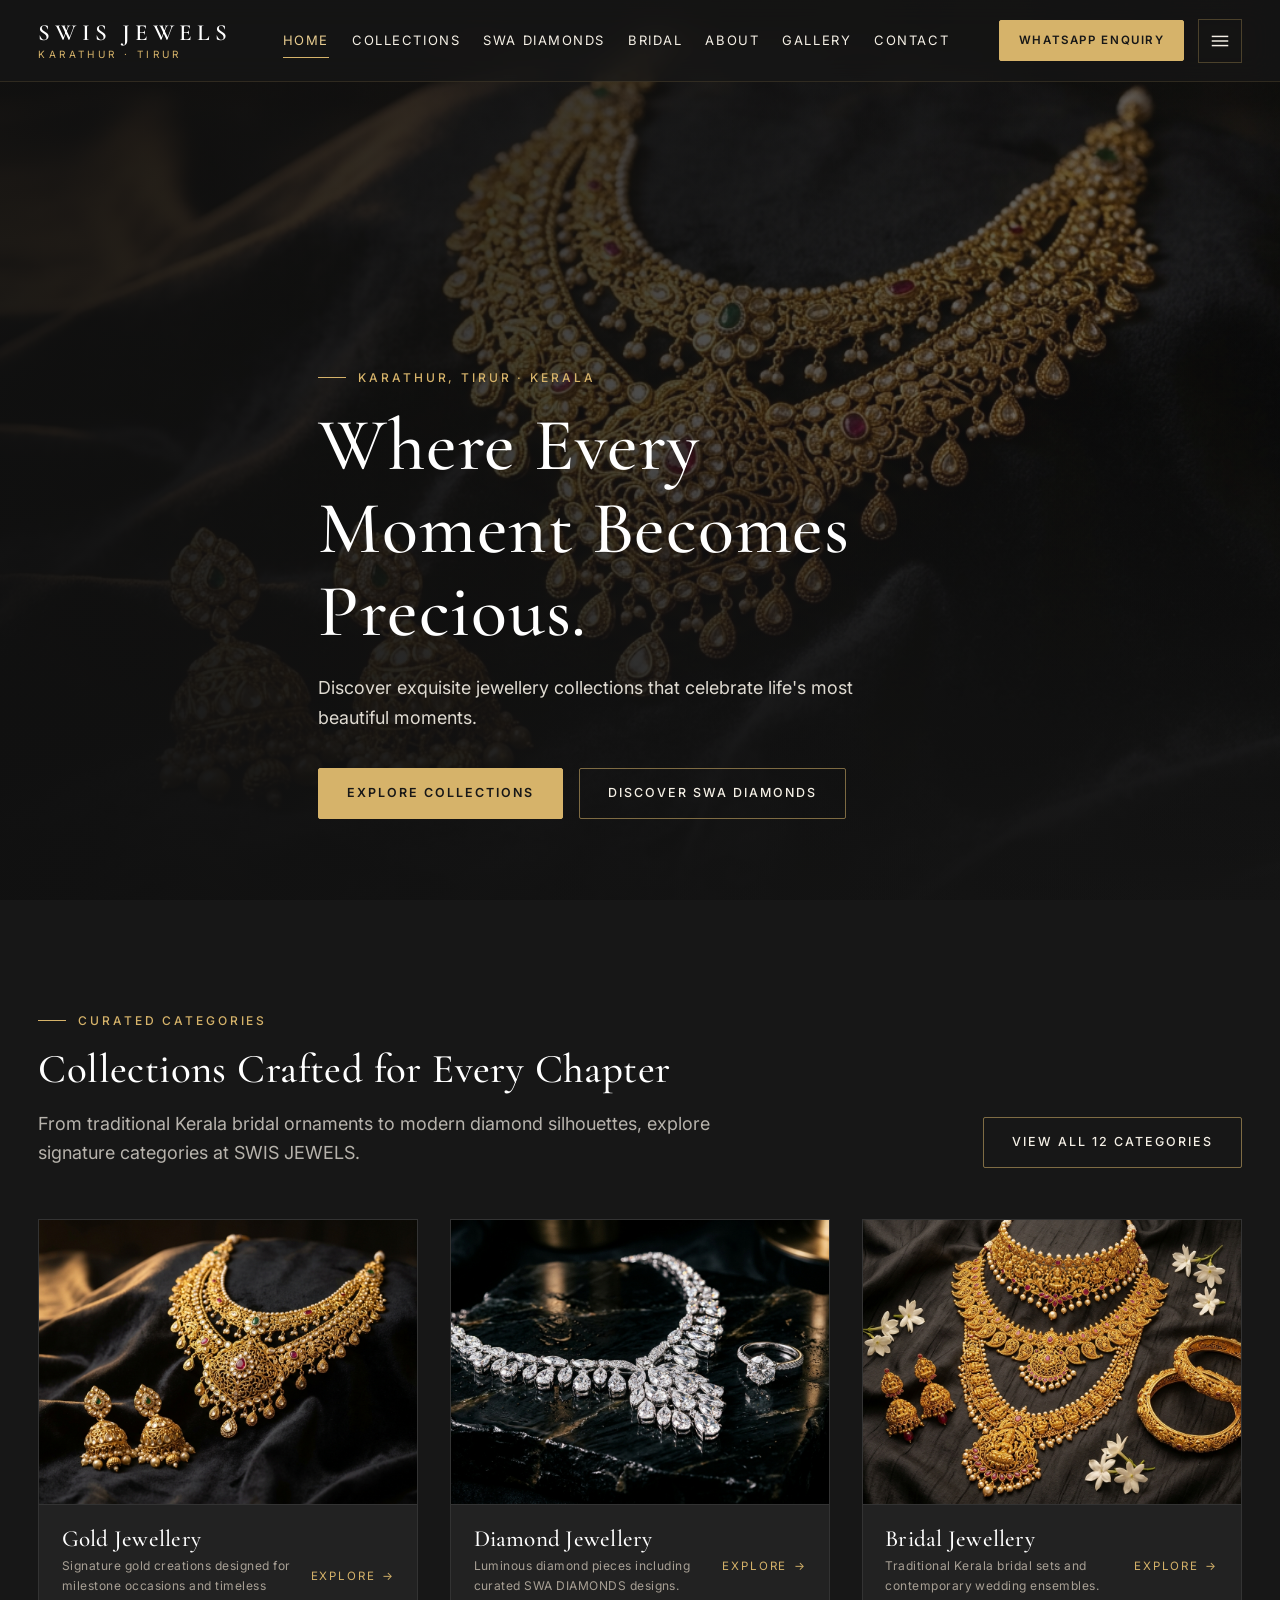
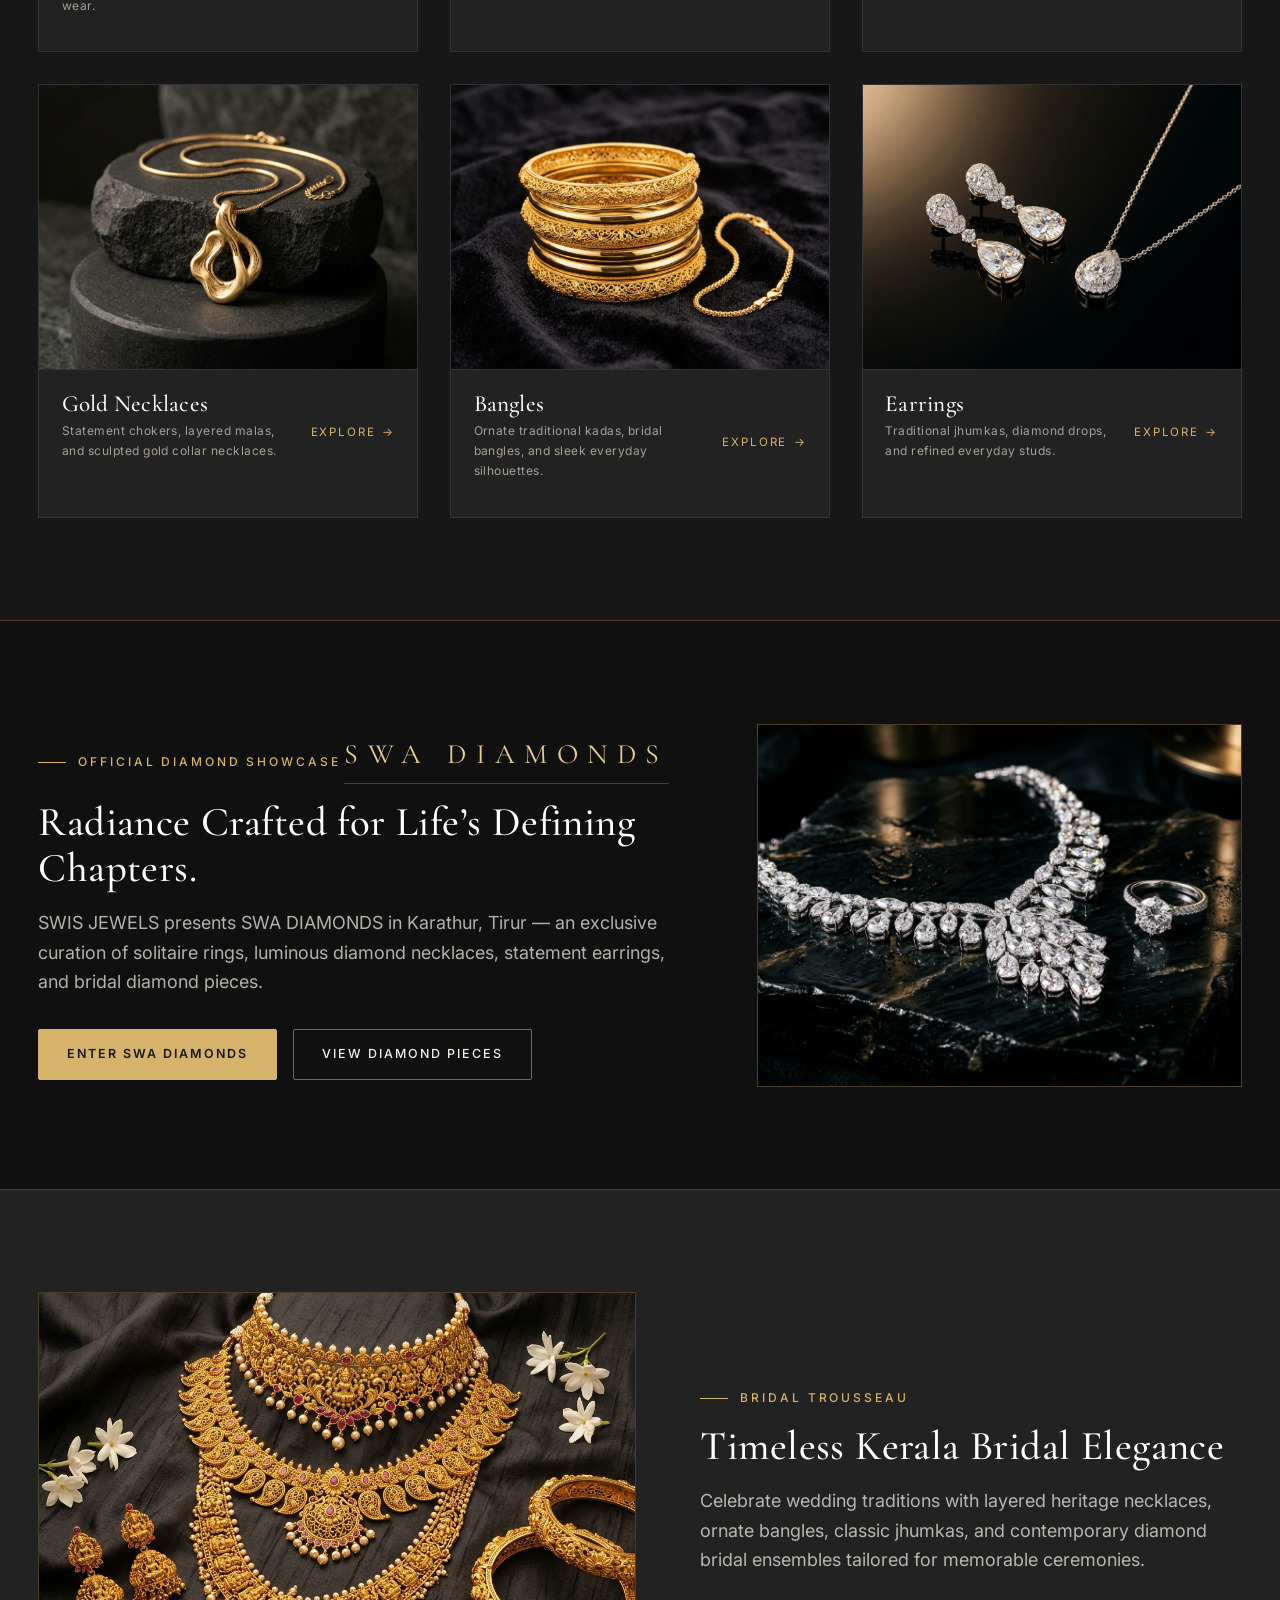
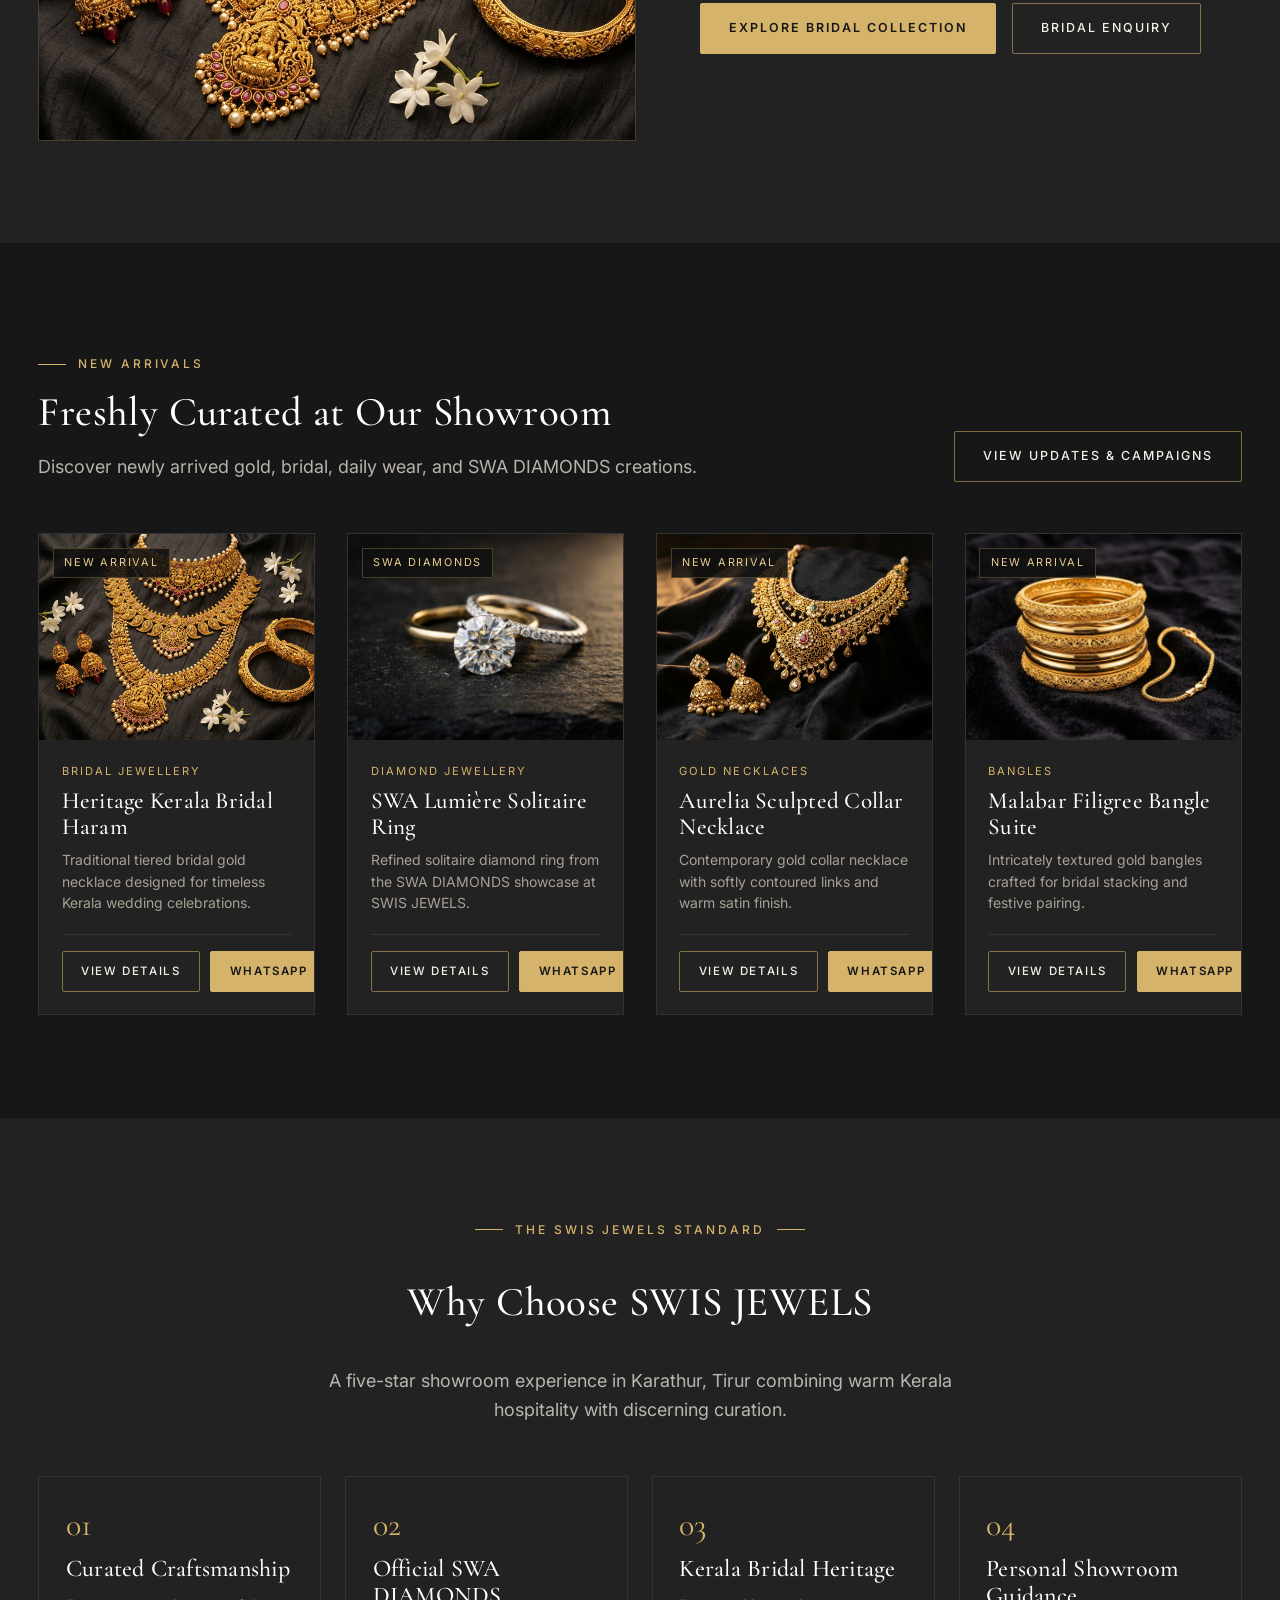
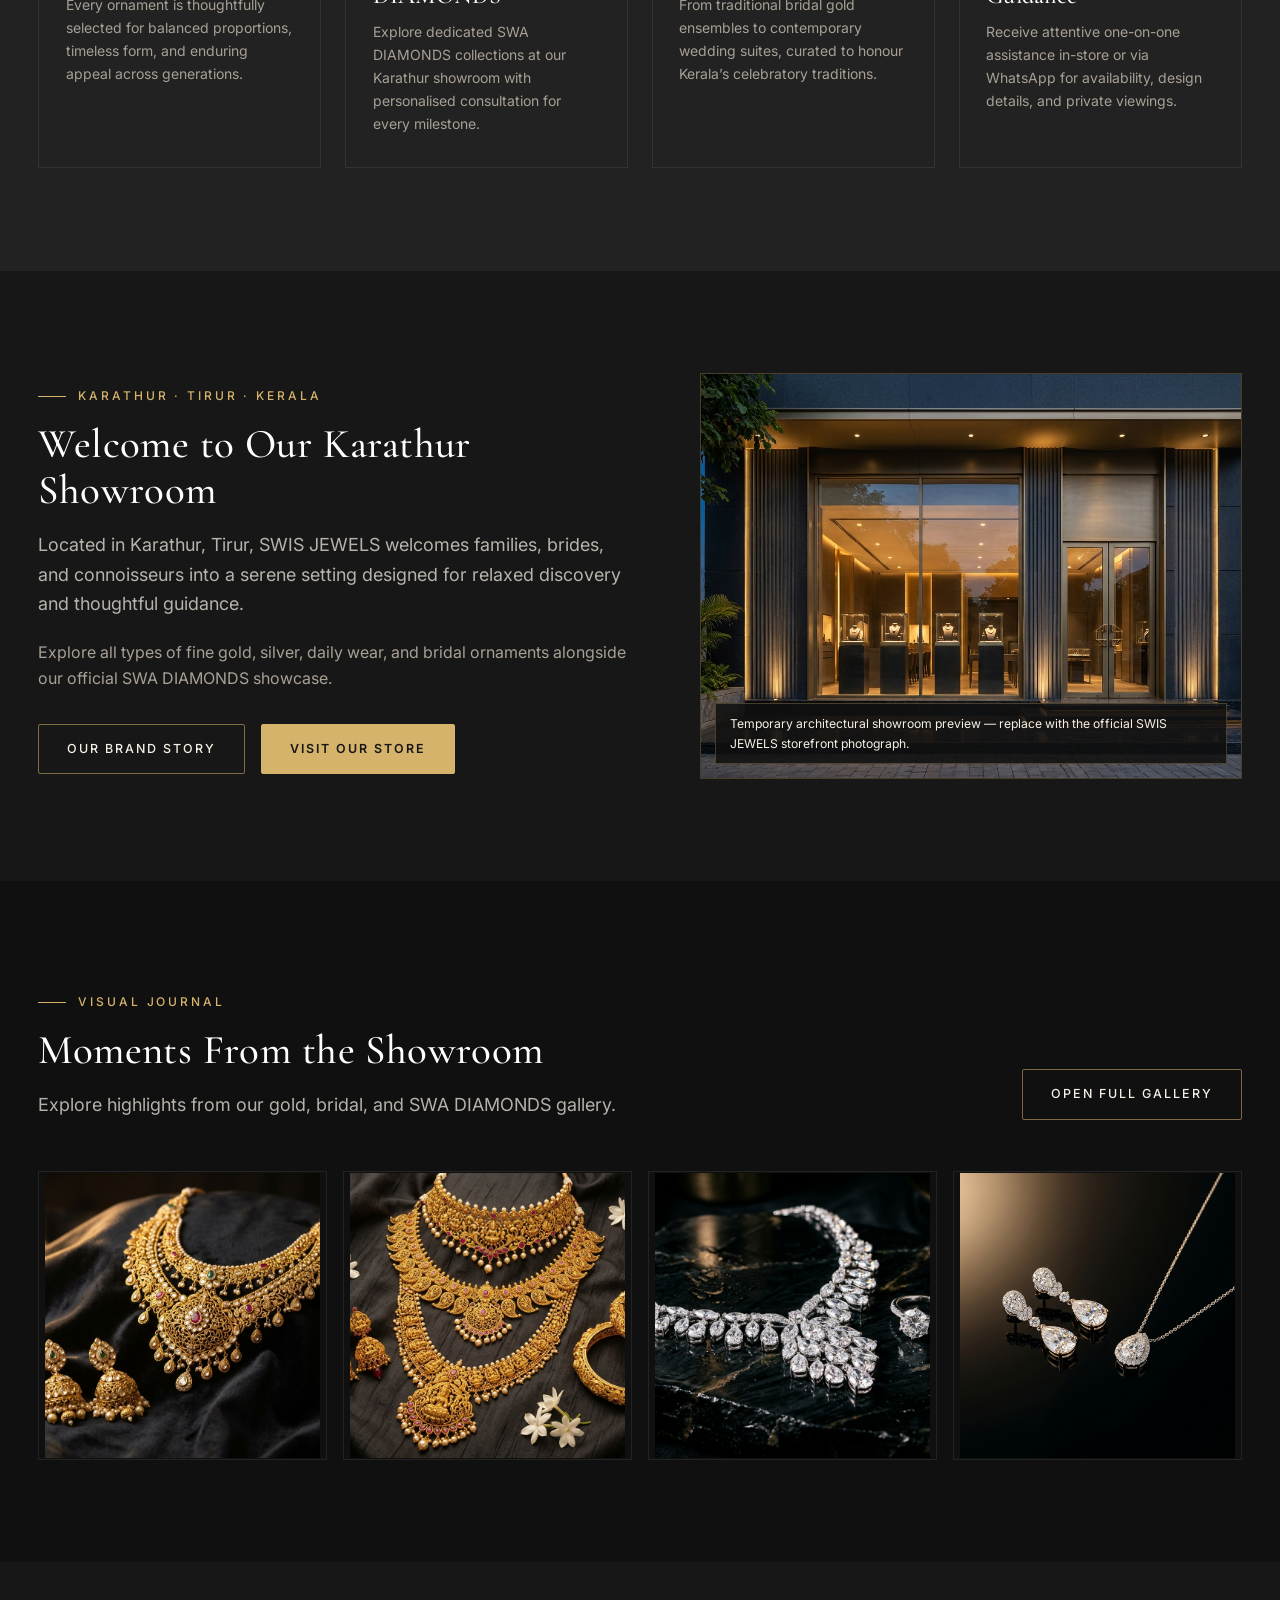
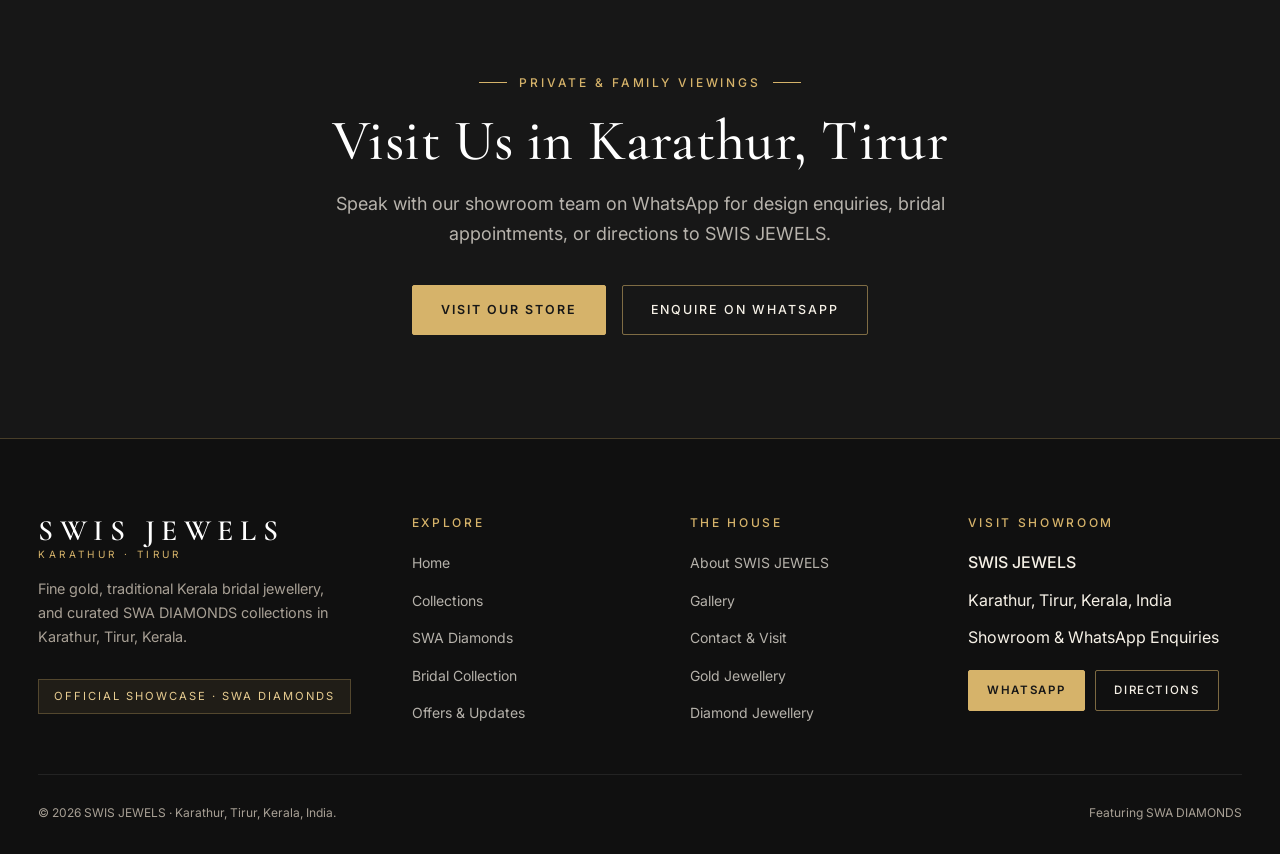
<file: index.html>
<!DOCTYPE html>
<html lang="en">
<head>
  <meta charset="UTF-8">
  <meta name="viewport" content="width=device-width, initial-scale=1.0">
  <title>SWIS JEWELS | Luxury Gold, Bridal &amp; SWA DIAMONDS Jewellery – Karathur, Tirur, Kerala</title>
  <meta name="description" content="Discover SWIS JEWELS in Karathur, Tirur, Kerala. Explore handcrafted gold jewellery, Kerala bridal collections, and official SWA DIAMONDS creations.">
  <meta property="og:title" content="SWIS JEWELS | Karathur, Tirur, Kerala">
  <meta property="og:description" content="Where Every Moment Becomes Precious. Fine gold, bridal jewellery, and SWA DIAMONDS.">
  <meta property="og:type" content="website">
  <link rel="preconnect" href="https://fonts.googleapis.com">
  <link rel="preconnect" href="https://fonts.gstatic.com" crossorigin>
  <link href="https://fonts.googleapis.com/css2?family=Cormorant+Garamond:ital,wght@0,400;0,500;0,600;1,400&family=Inter:wght@300;400;500;600&display=swap" rel="stylesheet">
  <link rel="stylesheet" href="css/tokens.css">
  <link rel="stylesheet" href="css/base.css">
  <link rel="stylesheet" href="css/components.css">
  <link rel="stylesheet" href="css/pages.css">
</head>
<body>
  <!-- Section 1: Premium Navigation Bar -->
  <div id="site-header-mount"></div>

  <main id="main-content">
    <!-- Section 2–5: Full-Screen Luxury Hero -->
    <section class="hero" aria-label="SWIS JEWELS Featured Showcase">
      <div class="hero__media">
        <img src="assets/images/hero-gold-luxury.jpg" alt="Handcrafted luxury gold bridal necklace and matching earrings on dark velvet" fetchpriority="high">
      </div>
      <div class="hero__scrim" aria-hidden="true"></div>
      <div class="container hero__content">
        <span class="eyebrow">Karathur, Tirur · Kerala</span>
        <h1 class="hero__title">Where Every Moment Becomes Precious.</h1>
        <p class="hero__subtitle">Discover exquisite jewellery collections that celebrate life's most beautiful moments.</p>
        <div class="hero__actions">
          <a href="collections.html" class="btn btn--gold">Explore Collections</a>
          <a href="swa-diamonds.html" class="btn btn--outline">Discover SWA DIAMONDS</a>
        </div>
      </div>
    </section>

    <!-- Section 6: Featured Jewellery Categories -->
    <section class="section" aria-labelledby="home-categories-heading">
      <div class="container">
        <div class="section-header" data-reveal>
          <div>
            <span class="eyebrow">Curated Categories</span>
            <h2 class="section-title" id="home-categories-heading">Collections Crafted for Every Chapter</h2>
            <p class="section-lead">From traditional Kerala bridal ornaments to modern diamond silhouettes, explore signature categories at SWIS JEWELS.</p>
          </div>
          <a href="collections.html" class="btn btn--outline">View All 12 Categories</a>
        </div>
        <div class="card-grid card-grid--3" id="home-featured-categories"></div>
      </div>
    </section>

    <!-- Section 7: SWA DIAMONDS Premium Promotional Showcase -->
    <section class="section swa-banner" aria-labelledby="home-swa-heading">
      <div class="container swa-grid">
        <div data-reveal>
          <span class="eyebrow">Official Diamond Showcase</span>
          <div class="swa-monogram">SWA DIAMONDS</div>
          <h2 class="section-title" id="home-swa-heading">Radiance Crafted for Life’s Defining Chapters.</h2>
          <p class="section-lead" style="margin-bottom:2rem;">
            SWIS JEWELS presents SWA DIAMONDS in Karathur, Tirur — an exclusive curation of solitaire rings, luminous diamond necklaces, statement earrings, and bridal diamond pieces.
          </p>
          <div style="display:flex;flex-wrap:wrap;gap:1rem;">
            <a href="swa-diamonds.html" class="btn btn--gold">Enter SWA DIAMONDS</a>
            <a href="collections.html?category=diamond-jewellery" class="btn btn--outline">View Diamond Pieces</a>
          </div>
        </div>
        <div class="editorial-frame" data-reveal>
          <img src="assets/images/swa-diamond-campaign.jpg" alt="SWA DIAMONDS cascading diamond necklace and solitaire ring on dark obsidian stone" loading="lazy" decoding="async">
        </div>
      </div>
    </section>

    <!-- Section 8: Bridal Jewellery Showcase -->
    <section class="section section--secondary" aria-labelledby="home-bridal-heading">
      <div class="container editorial-split">
        <div class="editorial-frame" data-reveal>
          <img src="assets/images/bridal-kerala-gold.jpg" alt="Traditional Kerala bridal gold necklaces, jhumka earrings, and bangles" loading="lazy" decoding="async">
        </div>
        <div data-reveal>
          <span class="eyebrow">Bridal Trousseau</span>
          <h2 class="section-title" id="home-bridal-heading">Timeless Kerala Bridal Elegance</h2>
          <p class="section-lead" style="margin-bottom:1.75rem;">
            Celebrate wedding traditions with layered heritage necklaces, ornate bangles, classic jhumkas, and contemporary diamond bridal ensembles tailored for memorable ceremonies.
          </p>
          <div style="display:flex;flex-wrap:wrap;gap:1rem;">
            <a href="bridal.html" class="btn btn--gold">Explore Bridal Collection</a>
            <a href="#" data-wa-link data-wa-message="Hello SWIS JEWELS, I would like to enquire about your Bridal Jewellery collections." target="_blank" rel="noopener noreferrer" class="btn btn--outline">Bridal Enquiry</a>
          </div>
        </div>
      </div>
    </section>

    <!-- Section 9: New Arrivals -->
    <section class="section" aria-labelledby="home-arrivals-heading">
      <div class="container">
        <div class="section-header" data-reveal>
          <div>
            <span class="eyebrow">New Arrivals</span>
            <h2 class="section-title" id="home-arrivals-heading">Freshly Curated at Our Showroom</h2>
            <p class="section-lead">Discover newly arrived gold, bridal, daily wear, and SWA DIAMONDS creations.</p>
          </div>
          <a href="offers.html" class="btn btn--outline">View Updates &amp; Campaigns</a>
        </div>
        <div class="card-grid card-grid--4" id="home-new-arrivals"></div>
      </div>
    </section>

    <!-- Section 10: Why Choose SWIS JEWELS -->
    <section class="section section--secondary" aria-labelledby="home-why-heading">
      <div class="container">
        <div class="section-header section-header--center" data-reveal>
          <span class="eyebrow eyebrow--center">The SWIS JEWELS Standard</span>
          <h2 class="section-title" id="home-why-heading">Why Choose SWIS JEWELS</h2>
          <p class="section-lead">A five-star showroom experience in Karathur, Tirur combining warm Kerala hospitality with discerning curation.</p>
        </div>
        <div class="pillars-grid" id="home-why-choose"></div>
      </div>
    </section>

    <!-- Section 11: Store Introduction with Storefront Photograph -->
    <section class="section" aria-labelledby="home-store-heading">
      <div class="container editorial-split editorial-split--reverse">
        <div class="editorial-frame" data-reveal>
          <img id="home-storefront-img" src="assets/images/showroom-exterior-preview.jpg" alt="SWIS JEWELS showroom facade in Karathur, Tirur, Kerala" loading="lazy" decoding="async">
          <div class="editorial-frame__note" id="home-storefront-note" hidden></div>
        </div>
        <div data-reveal>
          <span class="eyebrow">Karathur · Tirur · Kerala</span>
          <h2 class="section-title" id="home-store-heading">Welcome to Our Karathur Showroom</h2>
          <p class="section-lead" style="margin-bottom:1.25rem;">
            Located in Karathur, Tirur, SWIS JEWELS welcomes families, brides, and connoisseurs into a serene setting designed for relaxed discovery and thoughtful guidance.
          </p>
          <p class="text-muted" style="margin-bottom:2rem;">
            Explore all types of fine gold, silver, daily wear, and bridal ornaments alongside our official SWA DIAMONDS showcase.
          </p>
          <div style="display:flex;flex-wrap:wrap;gap:1rem;">
            <a href="about.html" class="btn btn--outline">Our Brand Story</a>
            <a href="contact.html" class="btn btn--gold">Visit Our Store</a>
          </div>
        </div>
      </div>
    </section>

    <!-- Section 12: Instagram / Visual Showcase Strip -->
    <section class="section section--obsidian" aria-labelledby="home-social-heading">
      <div class="container">
        <div class="section-header" data-reveal>
          <div>
            <span class="eyebrow">Visual Journal</span>
            <h2 class="section-title" id="home-social-heading">Moments From the Showroom</h2>
            <p class="section-lead">Explore highlights from our gold, bridal, and SWA DIAMONDS gallery.</p>
          </div>
          <a href="gallery.html" class="btn btn--outline">Open Full Gallery</a>
        </div>
        <div class="social-strip" id="home-social-grid" data-reveal></div>
      </div>
    </section>

    <!-- Section 13: Visit Our Store CTA -->
    <section class="section" aria-labelledby="home-cta-heading">
      <div class="container container--narrow" style="text-align:center;" data-reveal>
        <span class="eyebrow eyebrow--center">Private &amp; Family Viewings</span>
        <h2 class="section-title" id="home-cta-heading" style="font-size:var(--text-4xl);">Visit Us in Karathur, Tirur</h2>
        <p class="section-lead" style="margin:0 auto 2.25rem;">
          Speak with our showroom team on WhatsApp for design enquiries, bridal appointments, or directions to SWIS JEWELS.
        </p>
        <div style="display:flex;flex-wrap:wrap;gap:1rem;justify-content:center;">
          <a href="contact.html" class="btn btn--gold">Visit Our Store</a>
          <a href="#" data-wa-link target="_blank" rel="noopener noreferrer" class="btn btn--outline">Enquire on WhatsApp</a>
        </div>
      </div>
    </section>
  </main>

  <!-- Section 14: Premium Footer -->
  <div id="site-footer-mount"></div>

  <script src="js/data/site-config.js"></script>
  <script src="js/data/categories.js"></script>
  <script src="js/data/products.js"></script>
  <script src="js/data/gallery.js"></script>
  <script src="js/utils.js"></script>
  <script src="js/components/layout.js"></script>
  <script src="js/components/cards.js"></script>
  <script src="js/pages/home.js"></script>
</body>
</html>
</file>
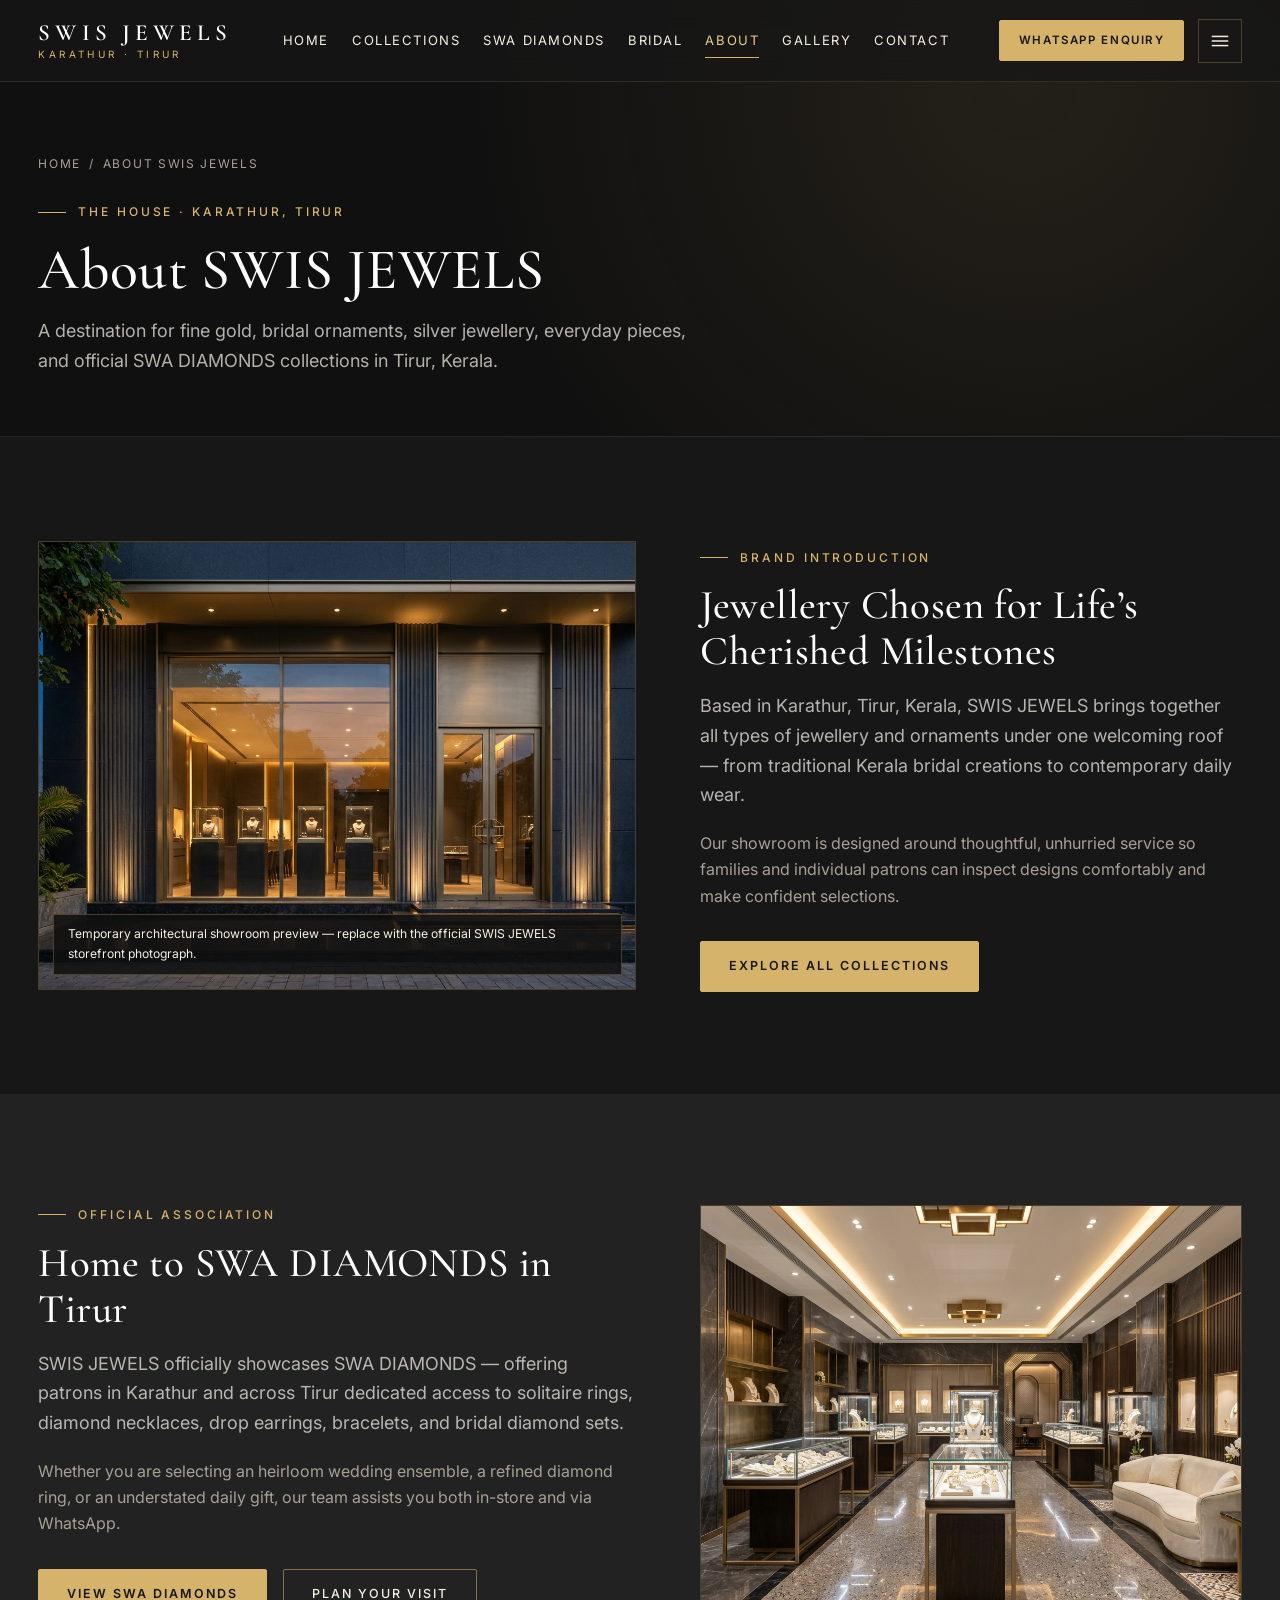
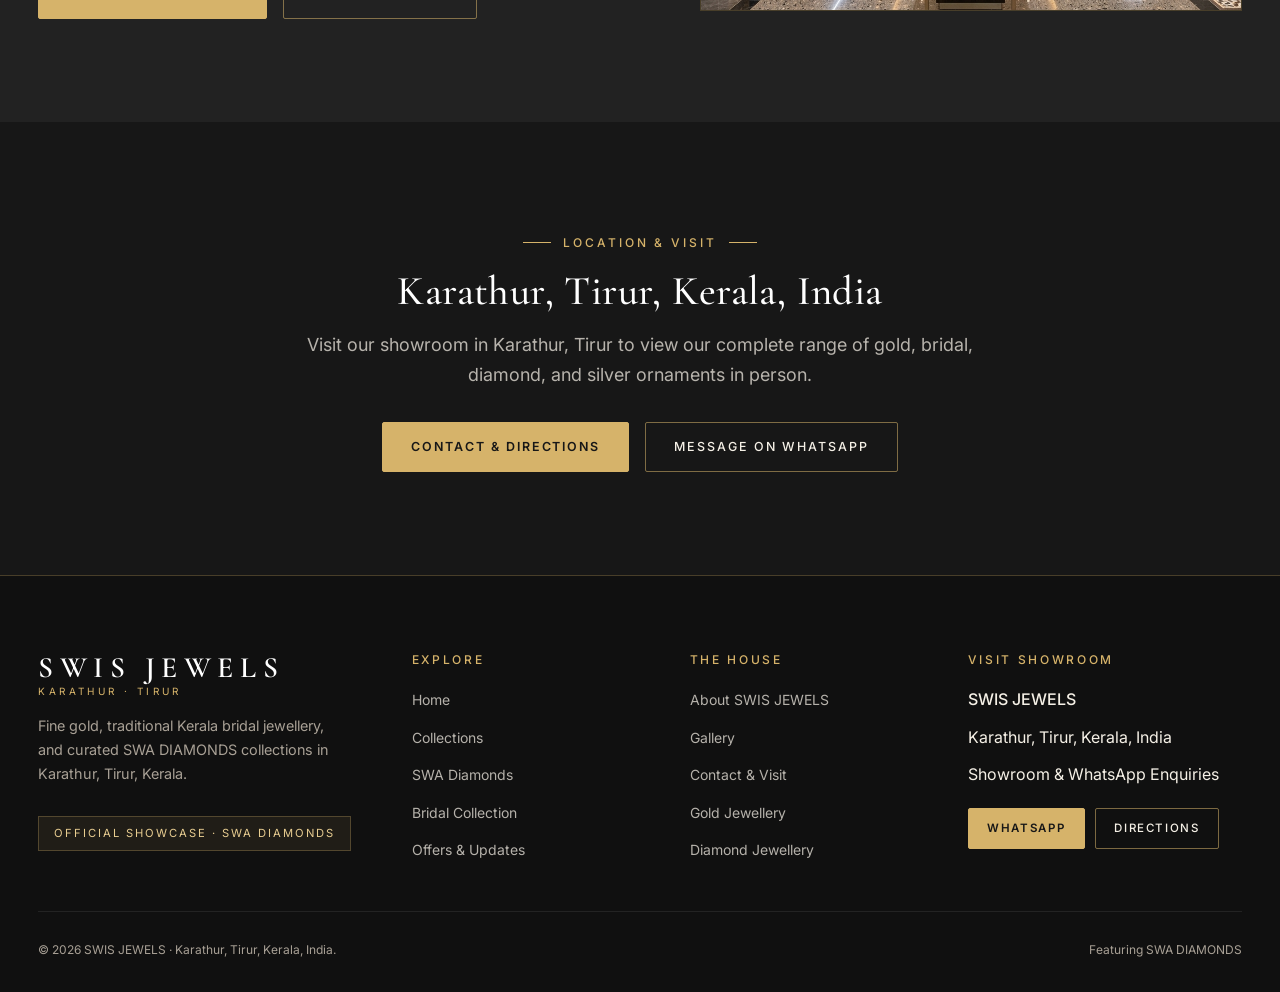
<file: about.html>
<!DOCTYPE html>
<html lang="en">
<head>
  <meta charset="UTF-8">
  <meta name="viewport" content="width=device-width, initial-scale=1.0">
  <title>About SWIS JEWELS | Karathur, Tirur, Kerala</title>
  <meta name="description" content="Learn about SWIS JEWELS in Karathur, Tirur, Kerala — our fine gold, bridal, and silver jewellery collections and our official SWA DIAMONDS showcase.">
  <link rel="preconnect" href="https://fonts.googleapis.com">
  <link rel="preconnect" href="https://fonts.gstatic.com" crossorigin>
  <link href="https://fonts.googleapis.com/css2?family=Cormorant+Garamond:ital,wght@0,400;0,500;0,600;1,400&family=Inter:wght@300;400;500;600&display=swap" rel="stylesheet">
  <link rel="stylesheet" href="css/tokens.css">
  <link rel="stylesheet" href="css/base.css">
  <link rel="stylesheet" href="css/components.css">
  <link rel="stylesheet" href="css/pages.css">
</head>
<body>
  <div id="site-header-mount"></div>

  <main id="main-content">
    <section class="page-banner">
      <div class="container">
        <nav class="breadcrumbs" aria-label="Breadcrumb">
          <a href="index.html">Home</a>
          <span aria-hidden="true">/</span>
          <span>About SWIS JEWELS</span>
        </nav>
        <span class="eyebrow">The House · Karathur, Tirur</span>
        <h1 class="page-banner__title">About SWIS JEWELS</h1>
        <p class="page-banner__lead">
          A destination for fine gold, bridal ornaments, silver jewellery, everyday pieces, and official SWA DIAMONDS collections in Tirur, Kerala.
        </p>
      </div>
    </section>

    <!-- Brand Introduction & Storefront -->
    <section class="section" aria-labelledby="about-intro-heading">
      <div class="container editorial-split">
        <div class="editorial-frame" data-reveal>
          <img id="about-storefront-img" src="assets/images/showroom-exterior-preview.jpg" alt="SWIS JEWELS showroom in Karathur, Tirur, Kerala" loading="lazy" decoding="async">
          <div class="editorial-frame__note" id="about-storefront-note" hidden></div>
        </div>
        <div data-reveal>
          <span class="eyebrow">Brand Introduction</span>
          <h2 class="section-title" id="about-intro-heading">Jewellery Chosen for Life’s Cherished Milestones</h2>
          <p class="section-lead" style="margin-bottom:1.25rem;">
            Based in Karathur, Tirur, Kerala, SWIS JEWELS brings together all types of jewellery and ornaments under one welcoming roof — from traditional Kerala bridal creations to contemporary daily wear.
          </p>
          <p class="text-muted" style="margin-bottom:2rem;">
            Our showroom is designed around thoughtful, unhurried service so families and individual patrons can inspect designs comfortably and make confident selections.
          </p>
          <a href="collections.html" class="btn btn--gold">Explore All Collections</a>
        </div>
      </div>
    </section>

    <!-- SWA DIAMONDS Association & Store Interior -->
    <section class="section section--secondary" aria-labelledby="about-swa-heading">
      <div class="container editorial-split editorial-split--reverse">
        <div class="editorial-frame" data-reveal>
          <img id="about-interior-img" src="assets/images/showroom-interior.jpg" alt="SWIS JEWELS luxury showroom interior" loading="lazy" decoding="async">
        </div>
        <div data-reveal>
          <span class="eyebrow">Official Association</span>
          <h2 class="section-title" id="about-swa-heading">Home to SWA DIAMONDS in Tirur</h2>
          <p class="section-lead" style="margin-bottom:1.25rem;">
            SWIS JEWELS officially showcases SWA DIAMONDS — offering patrons in Karathur and across Tirur dedicated access to solitaire rings, diamond necklaces, drop earrings, bracelets, and bridal diamond sets.
          </p>
          <p class="text-muted" style="margin-bottom:2rem;">
            Whether you are selecting an heirloom wedding ensemble, a refined diamond ring, or an understated daily gift, our team assists you both in-store and via WhatsApp.
          </p>
          <div style="display:flex;flex-wrap:wrap;gap:1rem;">
            <a href="swa-diamonds.html" class="btn btn--gold">View SWA DIAMONDS</a>
            <a href="contact.html" class="btn btn--outline">Plan Your Visit</a>
          </div>
        </div>
      </div>
    </section>

    <!-- Visit Info -->
    <section class="section" aria-labelledby="about-visit-heading">
      <div class="container container--narrow" style="text-align:center;" data-reveal>
        <span class="eyebrow eyebrow--center">Location &amp; Visit</span>
        <h2 class="section-title" id="about-visit-heading">Karathur, Tirur, Kerala, India</h2>
        <p class="section-lead" style="margin:0 auto 2rem;">
          Visit our showroom in Karathur, Tirur to view our complete range of gold, bridal, diamond, and silver ornaments in person.
        </p>
        <div style="display:flex;flex-wrap:wrap;gap:1rem;justify-content:center;">
          <a href="contact.html" class="btn btn--gold">Contact &amp; Directions</a>
          <a href="#" data-wa-link target="_blank" rel="noopener noreferrer" class="btn btn--outline">Message on WhatsApp</a>
        </div>
      </div>
    </section>
  </main>

  <div id="site-footer-mount"></div>

  <script src="js/data/site-config.js"></script>
  <script src="js/utils.js"></script>
  <script src="js/components/layout.js"></script>
  <script src="js/pages/about.js"></script>
</body>
</html>
</file>
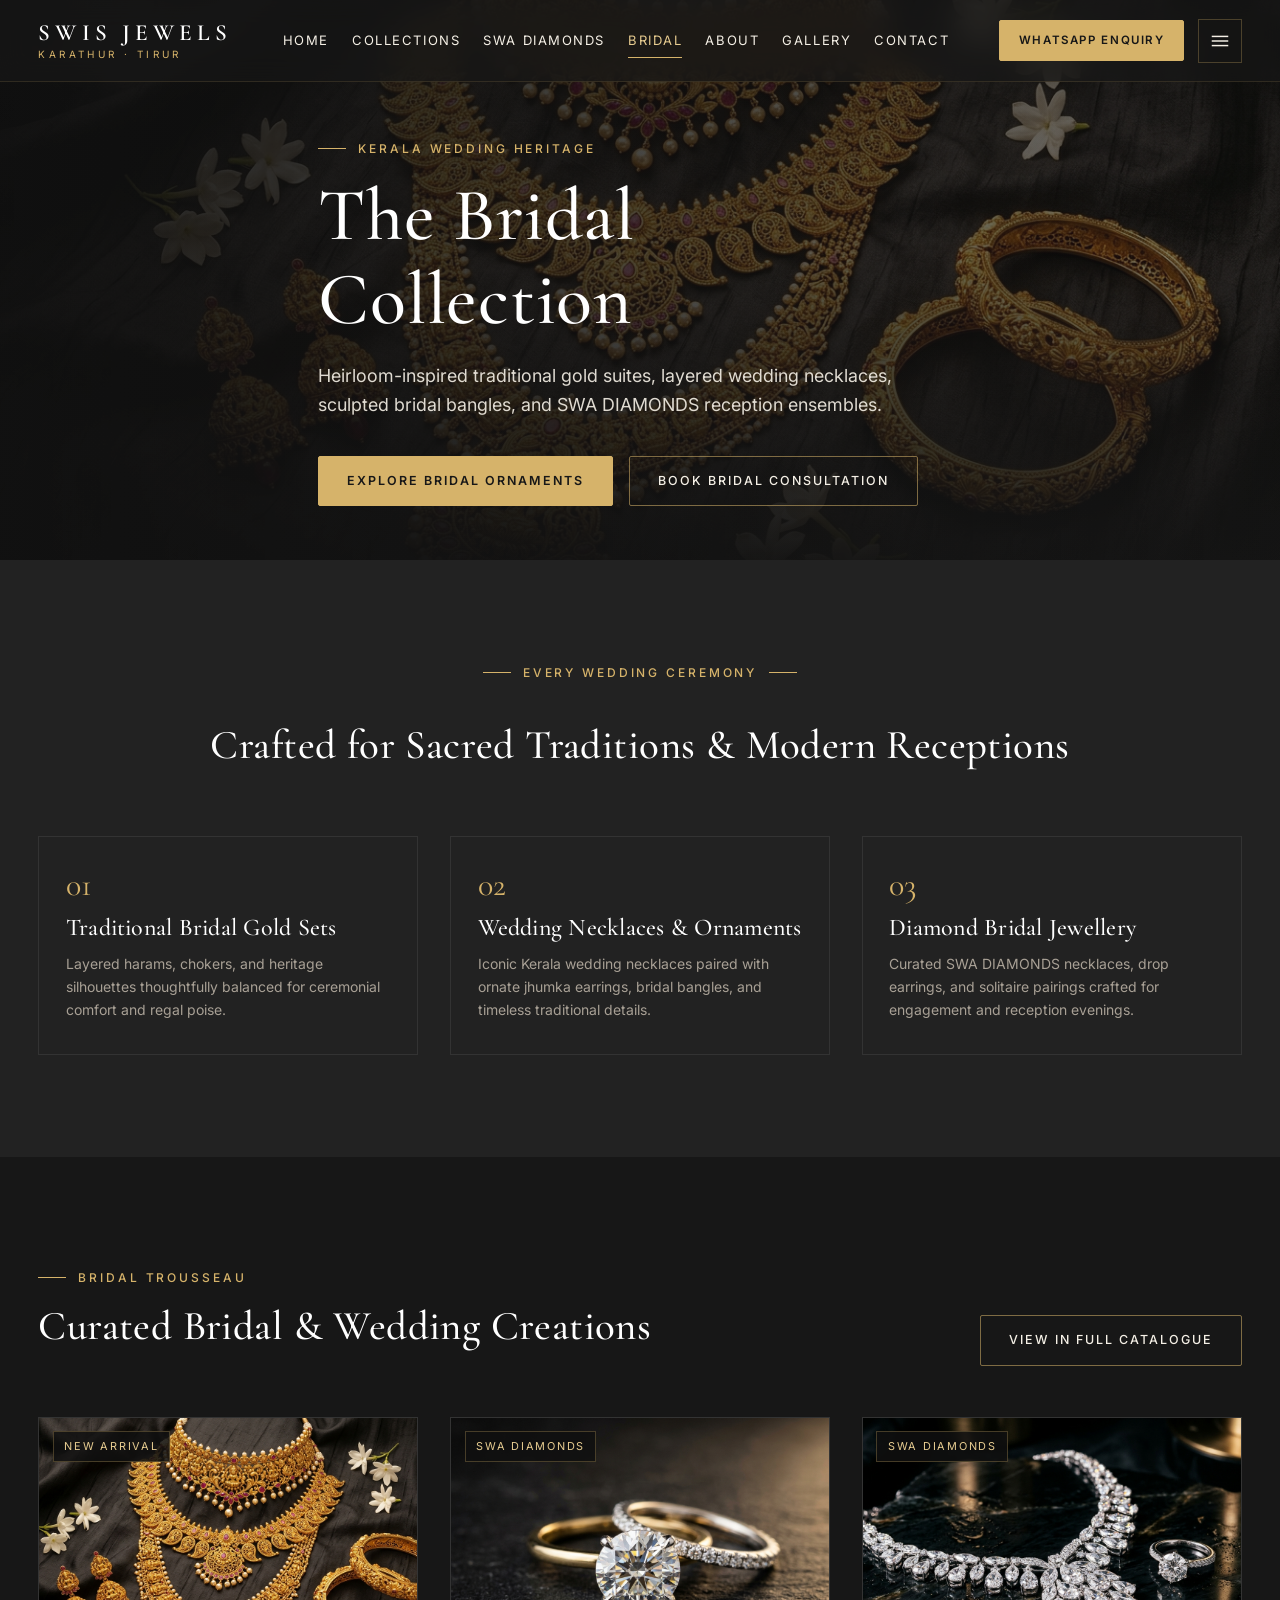
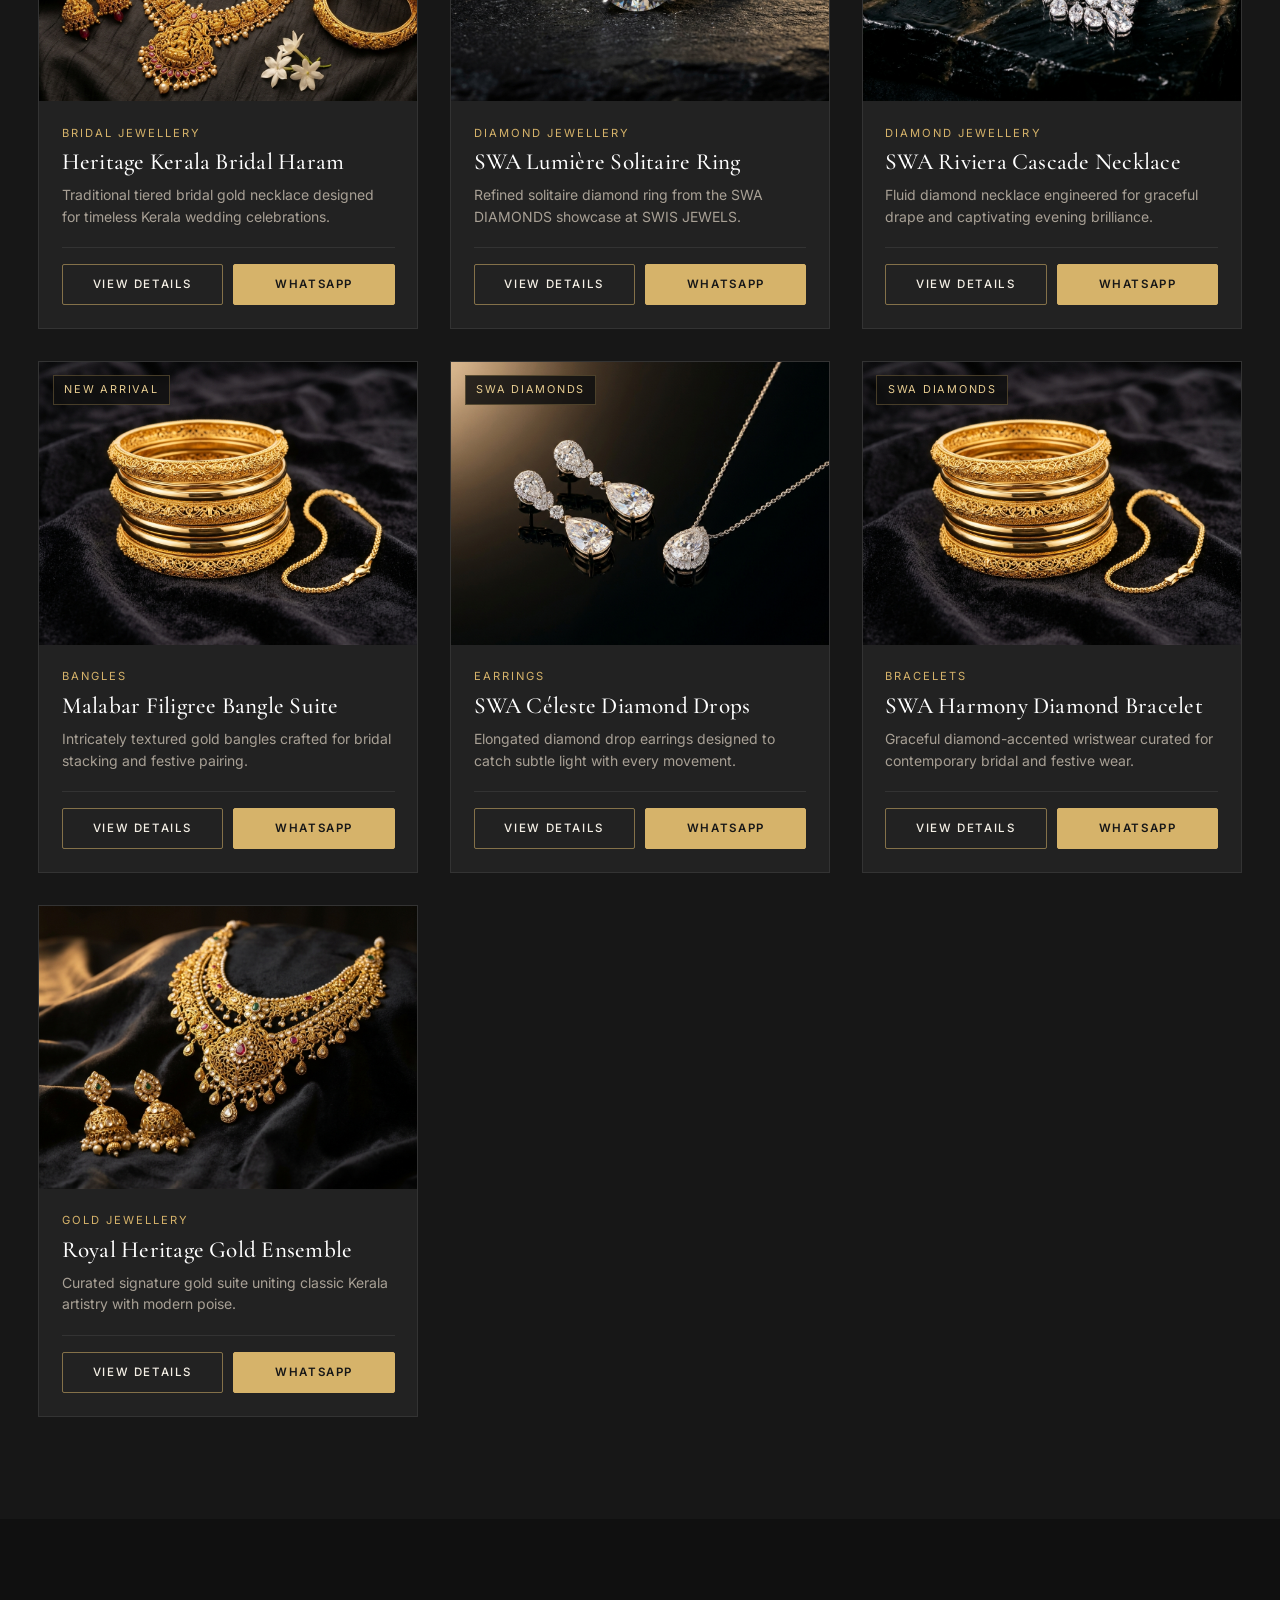
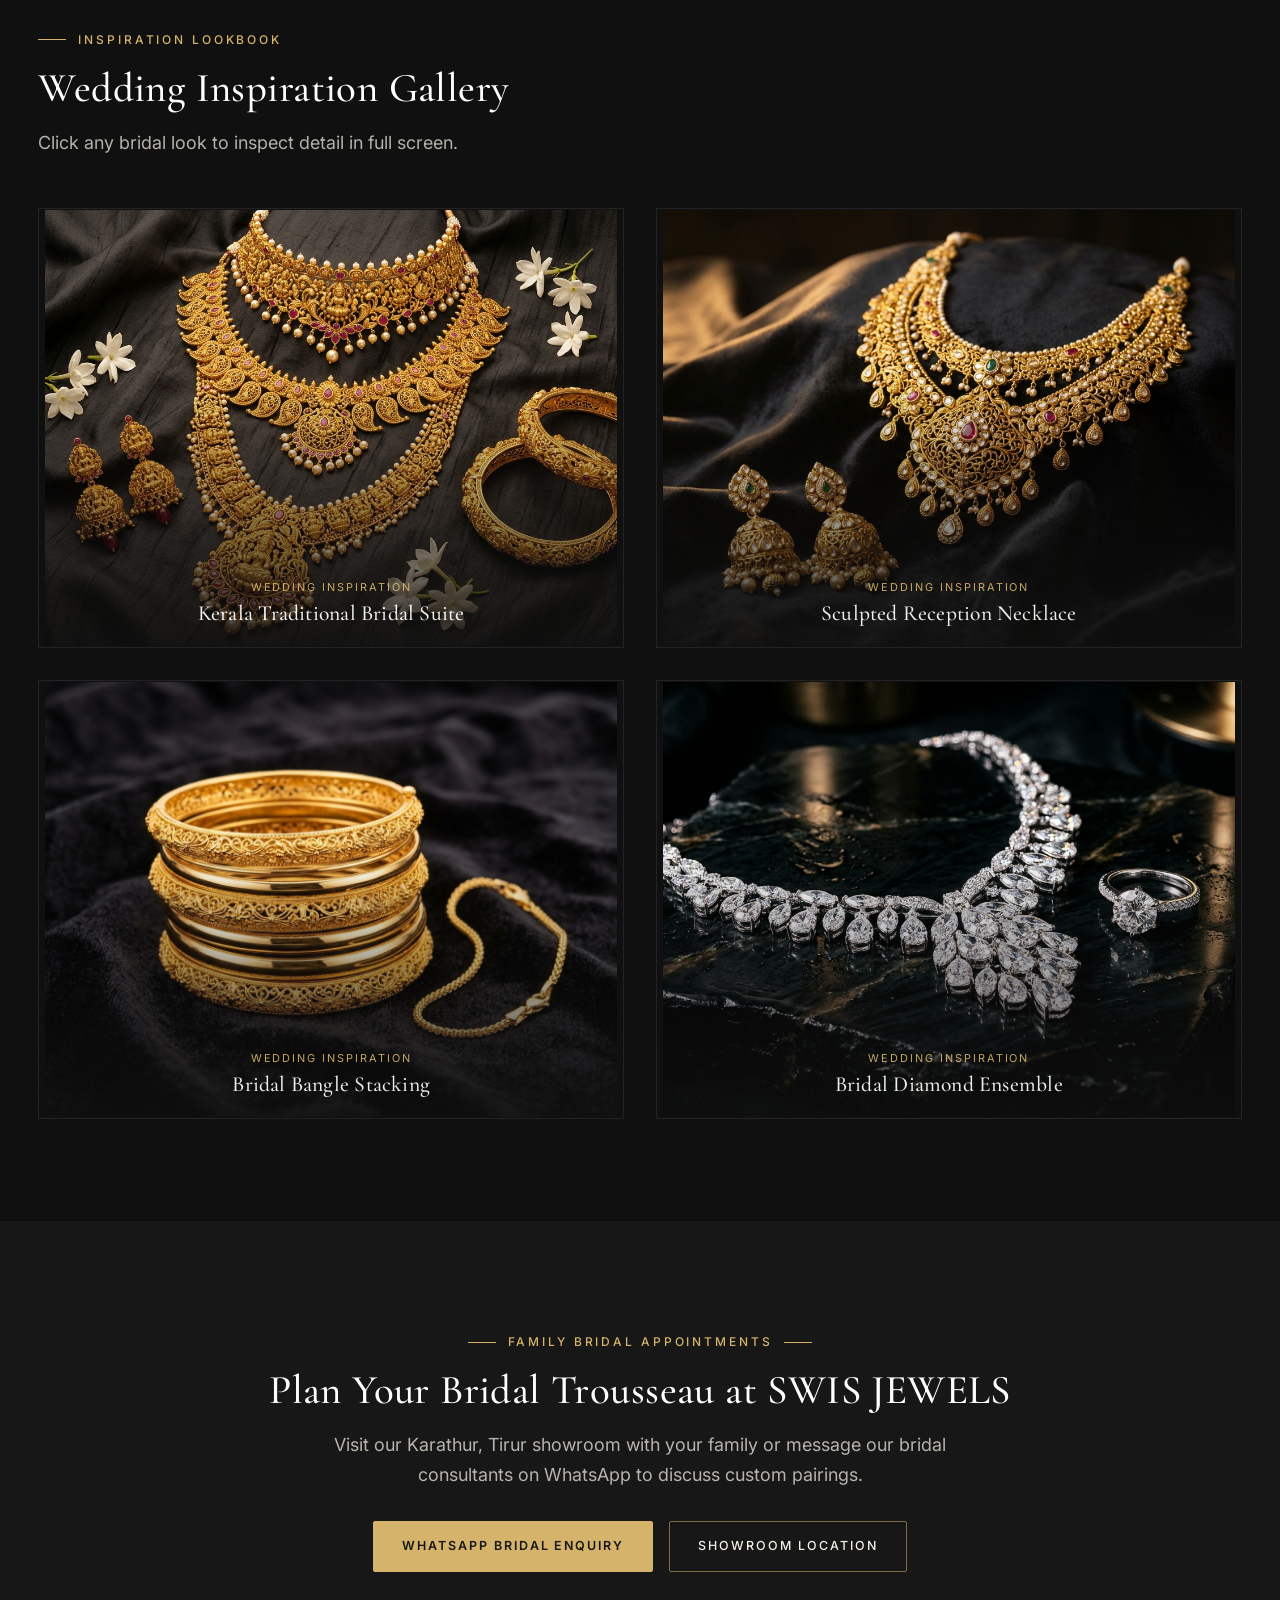
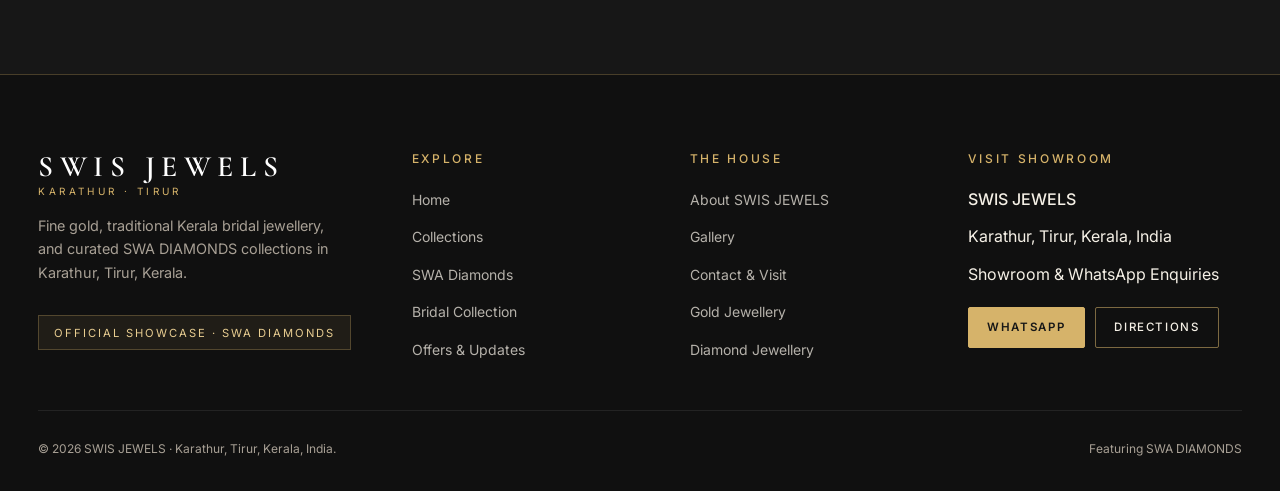
<file: bridal.html>
<!DOCTYPE html>
<html lang="en">
<head>
  <meta charset="UTF-8">
  <meta name="viewport" content="width=device-width, initial-scale=1.0">
  <title>Bridal Collection | SWIS JEWELS – Kerala Wedding Jewellery, Tirur</title>
  <meta name="description" content="Explore traditional Kerala bridal gold sets, wedding necklaces, bridal bangles, jhumka earrings, and diamond bridal jewellery at SWIS JEWELS, Karathur, Tirur.">
  <link rel="preconnect" href="https://fonts.googleapis.com">
  <link rel="preconnect" href="https://fonts.gstatic.com" crossorigin>
  <link href="https://fonts.googleapis.com/css2?family=Cormorant+Garamond:ital,wght@0,400;0,500;0,600;1,400&family=Inter:wght@300;400;500;600&display=swap" rel="stylesheet">
  <link rel="stylesheet" href="css/tokens.css">
  <link rel="stylesheet" href="css/base.css">
  <link rel="stylesheet" href="css/components.css">
  <link rel="stylesheet" href="css/pages.css">
</head>
<body>
  <div id="site-header-mount"></div>

  <main id="main-content">
    <section class="hero hero--compact" aria-label="SWIS JEWELS Bridal Collection">
      <div class="hero__media">
        <img src="assets/images/bridal-kerala-gold.jpg" alt="Traditional Kerala bridal gold necklaces, jhumkas, and bangles on dark silk" fetchpriority="high">
      </div>
      <div class="hero__scrim" aria-hidden="true"></div>
      <div class="container hero__content">
        <span class="eyebrow">Kerala Wedding Heritage</span>
        <h1 class="hero__title">The Bridal Collection</h1>
        <p class="hero__subtitle">
          Heirloom-inspired traditional gold suites, layered wedding necklaces, sculpted bridal bangles, and SWA DIAMONDS reception ensembles.
        </p>
        <div class="hero__actions">
          <a href="#bridal-curations" class="btn btn--gold">Explore Bridal Ornaments</a>
          <a href="#" data-wa-link target="_blank" rel="noopener noreferrer" class="btn btn--outline">Book Bridal Consultation</a>
        </div>
      </div>
    </section>

    <!-- Bridal Pillars -->
    <section class="section section--secondary" aria-labelledby="bridal-pillars-heading">
      <div class="container">
        <div class="section-header section-header--center" data-reveal>
          <span class="eyebrow eyebrow--center">Every Wedding Ceremony</span>
          <h2 class="section-title" id="bridal-pillars-heading">Crafted for Sacred Traditions &amp; Modern Receptions</h2>
        </div>

        <div class="card-grid card-grid--3">
          <article class="pillar-card" data-reveal>
            <div class="pillar-card__index">01</div>
            <h3 class="pillar-card__title">Traditional Bridal Gold Sets</h3>
            <p class="pillar-card__text">Layered harams, chokers, and heritage silhouettes thoughtfully balanced for ceremonial comfort and regal poise.</p>
          </article>
          <article class="pillar-card" data-reveal>
            <div class="pillar-card__index">02</div>
            <h3 class="pillar-card__title">Wedding Necklaces &amp; Ornaments</h3>
            <p class="pillar-card__text">Iconic Kerala wedding necklaces paired with ornate jhumka earrings, bridal bangles, and timeless traditional details.</p>
          </article>
          <article class="pillar-card" data-reveal>
            <div class="pillar-card__index">03</div>
            <h3 class="pillar-card__title">Diamond Bridal Jewellery</h3>
            <p class="pillar-card__text">Curated SWA DIAMONDS necklaces, drop earrings, and solitaire pairings crafted for engagement and reception evenings.</p>
          </article>
        </div>
      </div>
    </section>

    <!-- Featured Bridal Ornaments -->
    <section class="section" id="bridal-curations" aria-labelledby="bridal-products-heading">
      <div class="container">
        <div class="section-header" data-reveal>
          <div>
            <span class="eyebrow">Bridal Trousseau</span>
            <h2 class="section-title" id="bridal-products-heading">Curated Bridal &amp; Wedding Creations</h2>
          </div>
          <a href="collections.html?category=bridal-jewellery" class="btn btn--outline">View in Full Catalogue</a>
        </div>
        <div class="card-grid card-grid--3" id="bridal-products-grid"></div>
      </div>
    </section>

    <!-- Wedding Inspiration Gallery -->
    <section class="section section--obsidian" aria-labelledby="bridal-gallery-heading">
      <div class="container">
        <div class="section-header" data-reveal>
          <div>
            <span class="eyebrow">Inspiration Lookbook</span>
            <h2 class="section-title" id="bridal-gallery-heading">Wedding Inspiration Gallery</h2>
            <p class="section-lead">Click any bridal look to inspect detail in full screen.</p>
          </div>
        </div>
        <div class="card-grid card-grid--2" id="bridal-inspiration-grid"></div>
      </div>
    </section>

    <!-- Bridal WhatsApp CTA -->
    <section class="section" aria-labelledby="bridal-cta-heading">
      <div class="container container--narrow" style="text-align:center;" data-reveal>
        <span class="eyebrow eyebrow--center">Family Bridal Appointments</span>
        <h2 class="section-title" id="bridal-cta-heading">Plan Your Bridal Trousseau at SWIS JEWELS</h2>
        <p class="section-lead" style="margin:0 auto 2rem;">
          Visit our Karathur, Tirur showroom with your family or message our bridal consultants on WhatsApp to discuss custom pairings.
        </p>
        <div style="display:flex;flex-wrap:wrap;gap:1rem;justify-content:center;">
          <a href="#" data-wa-link target="_blank" rel="noopener noreferrer" class="btn btn--gold">WhatsApp Bridal Enquiry</a>
          <a href="contact.html" class="btn btn--outline">Showroom Location</a>
        </div>
      </div>
    </section>
  </main>

  <div id="site-footer-mount"></div>

  <script src="js/data/site-config.js"></script>
  <script src="js/data/categories.js"></script>
  <script src="js/data/products.js"></script>
  <script src="js/utils.js"></script>
  <script src="js/components/layout.js"></script>
  <script src="js/components/cards.js"></script>
  <script src="js/pages/bridal.js"></script>
</body>
</html>
</file>
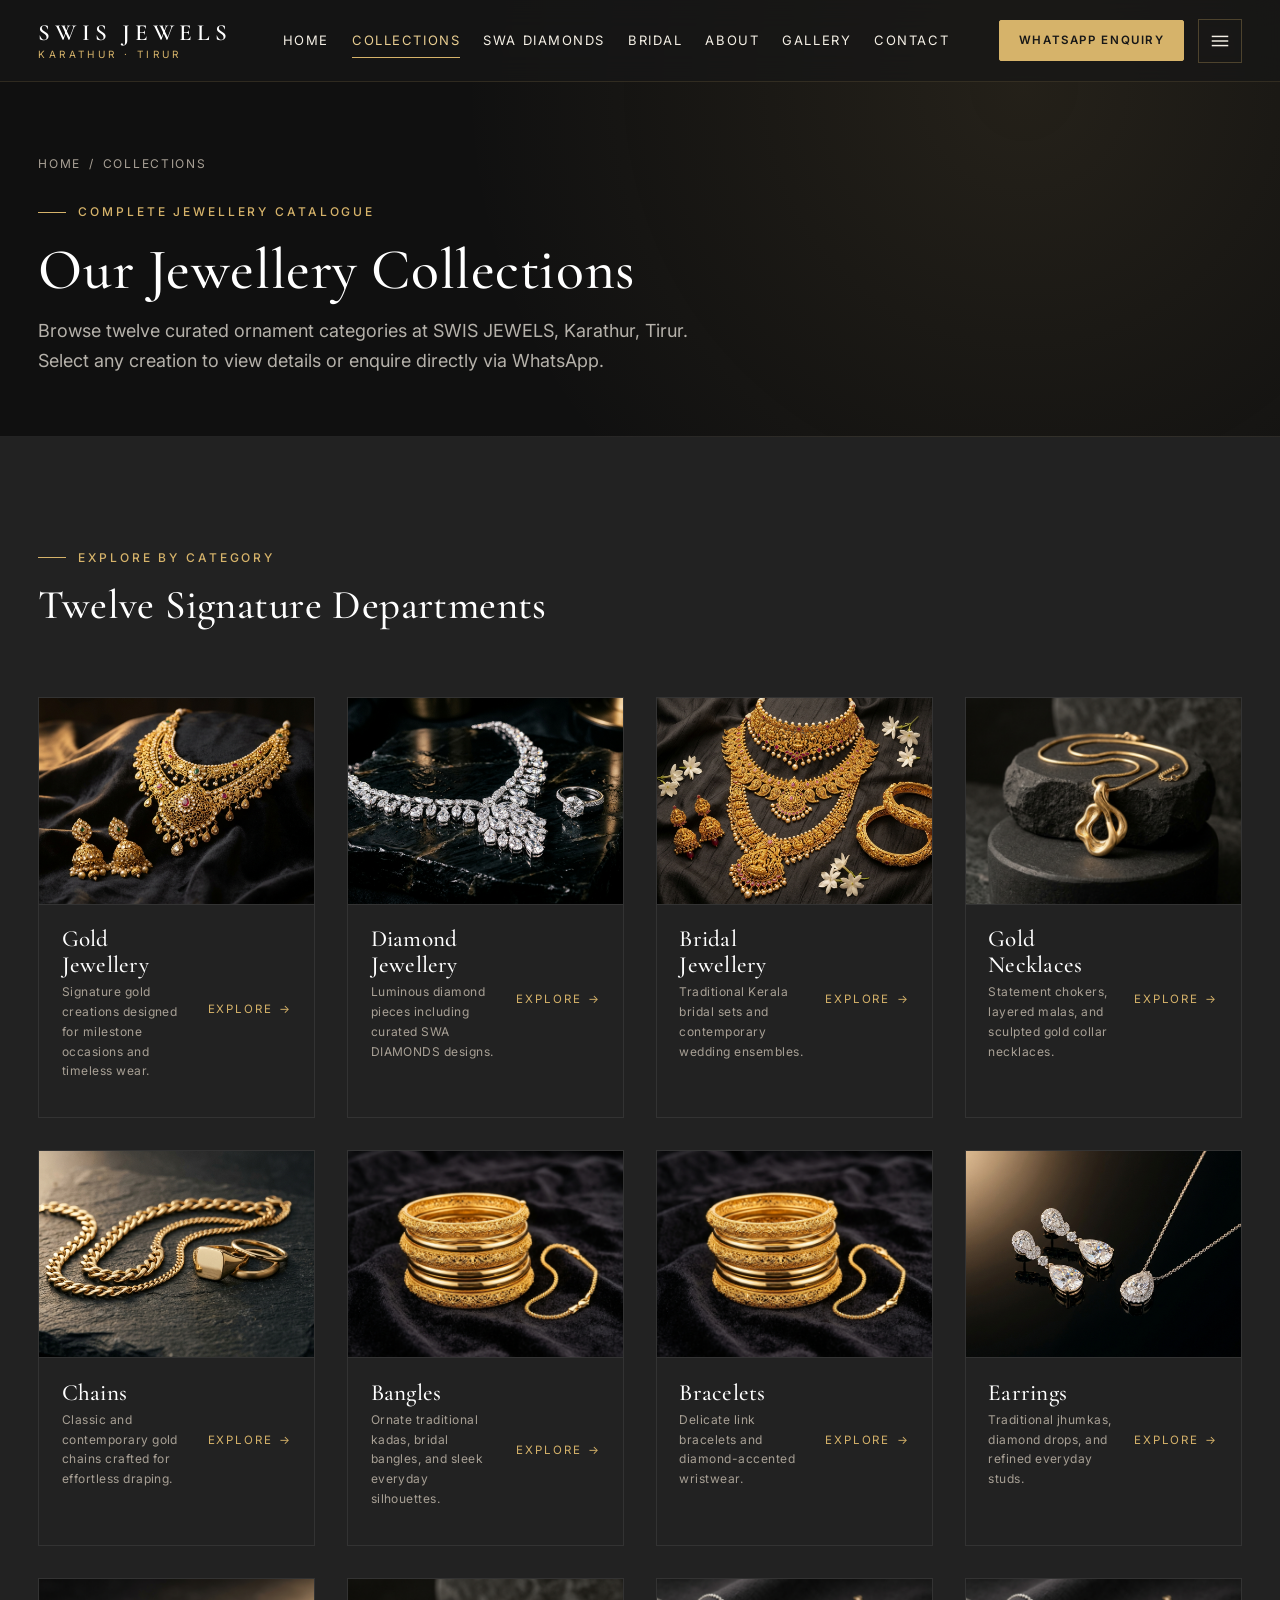
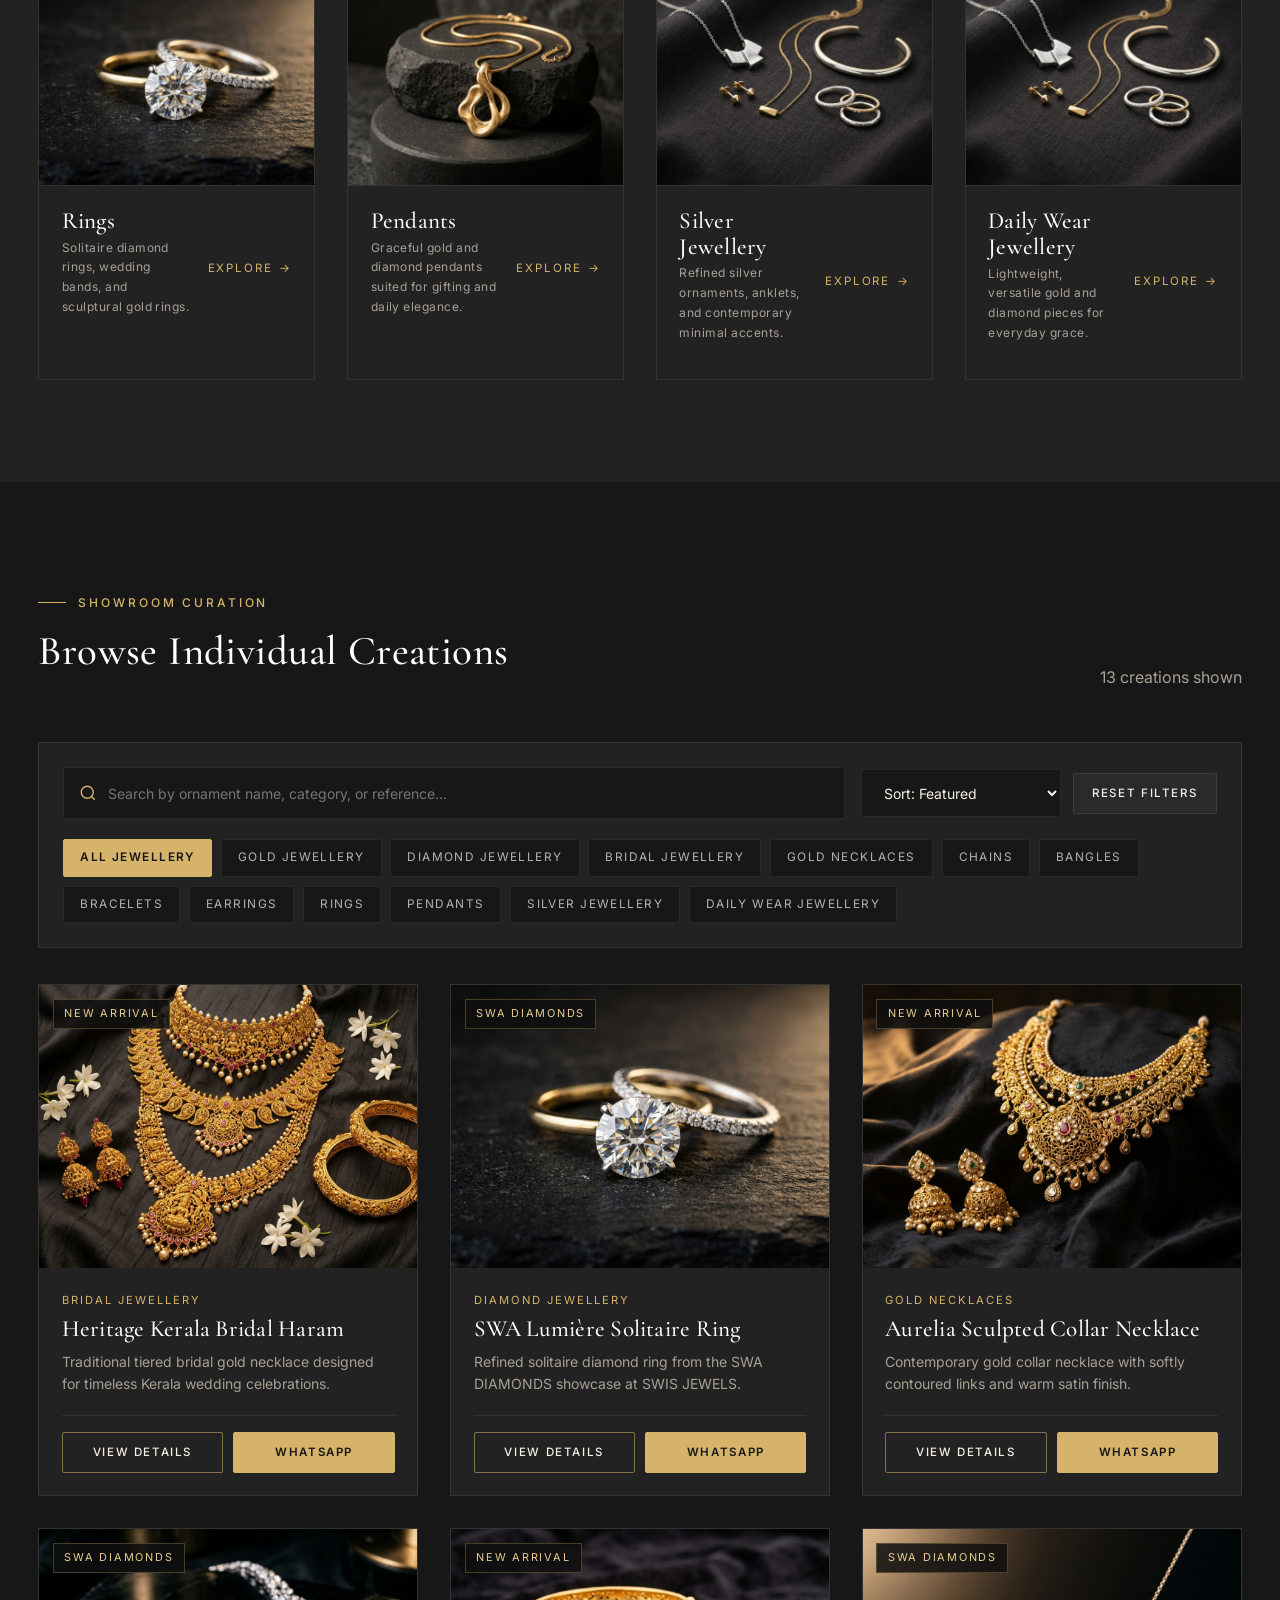
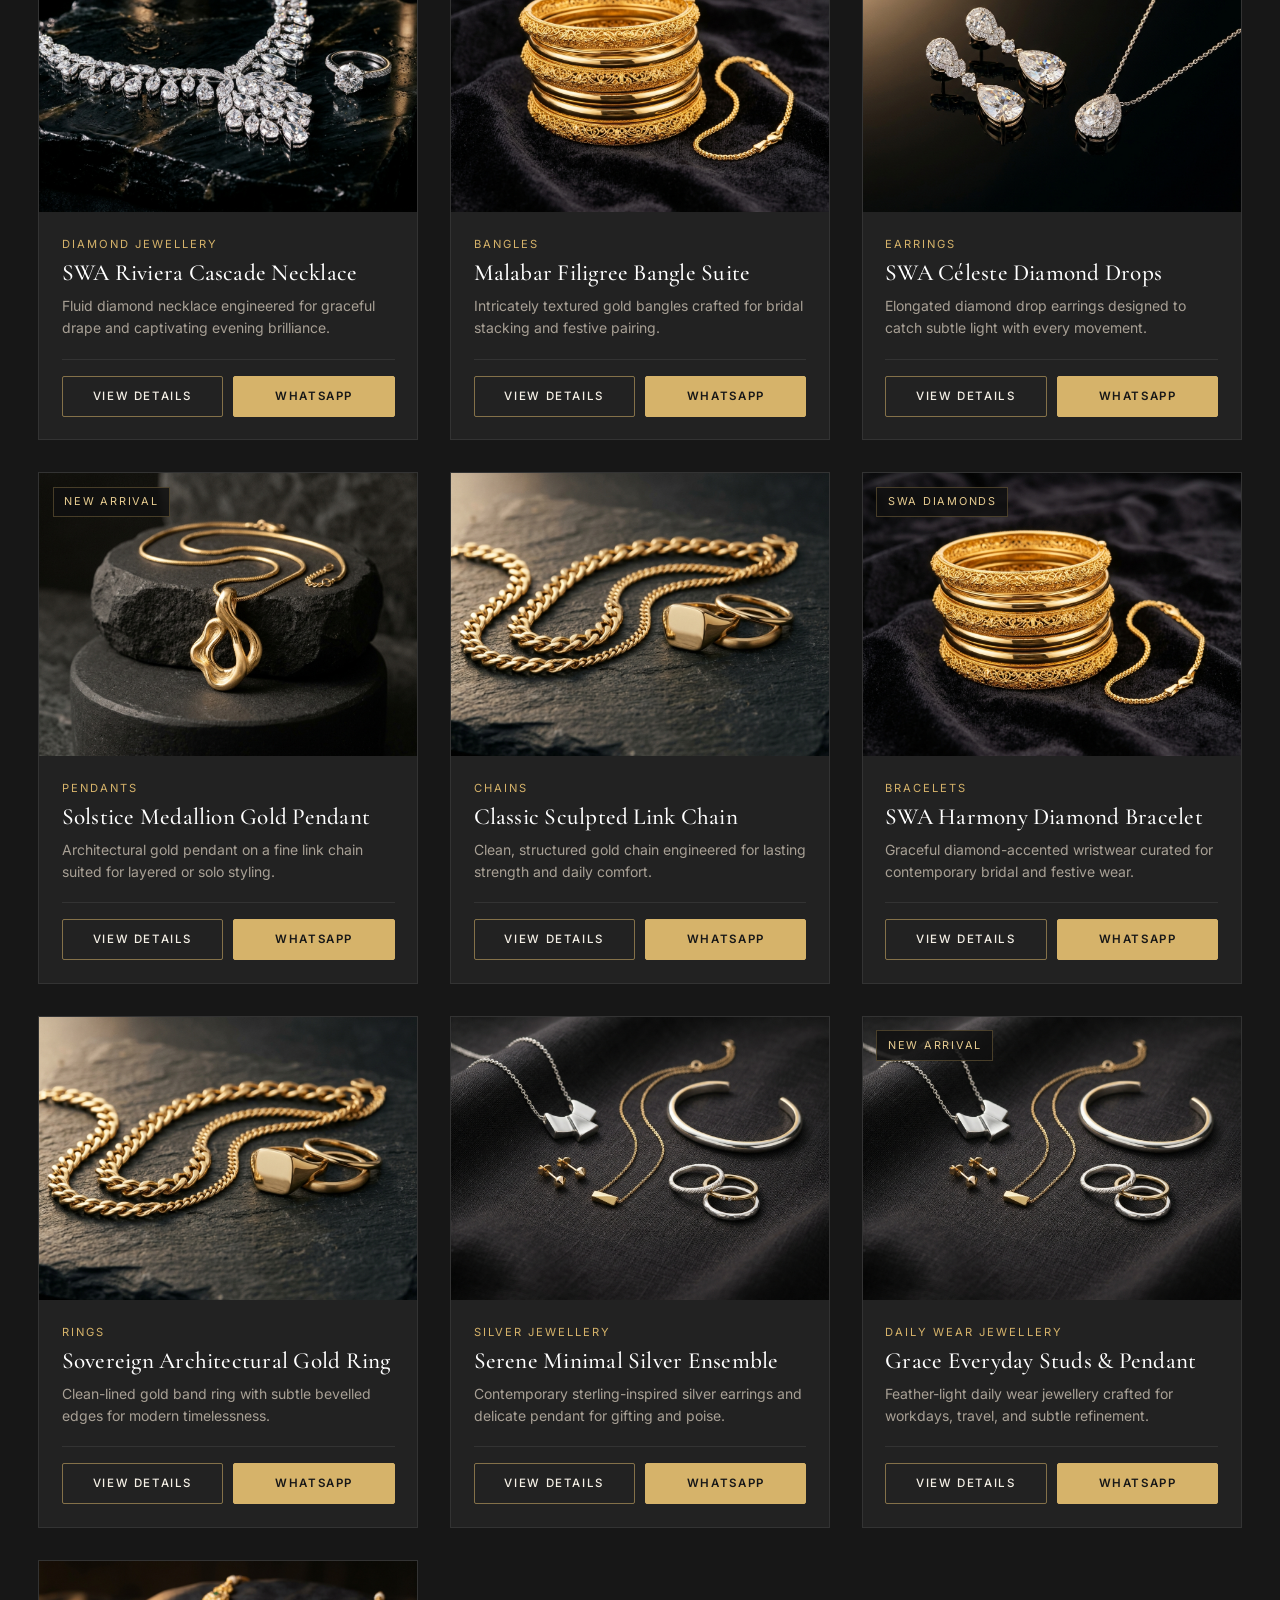
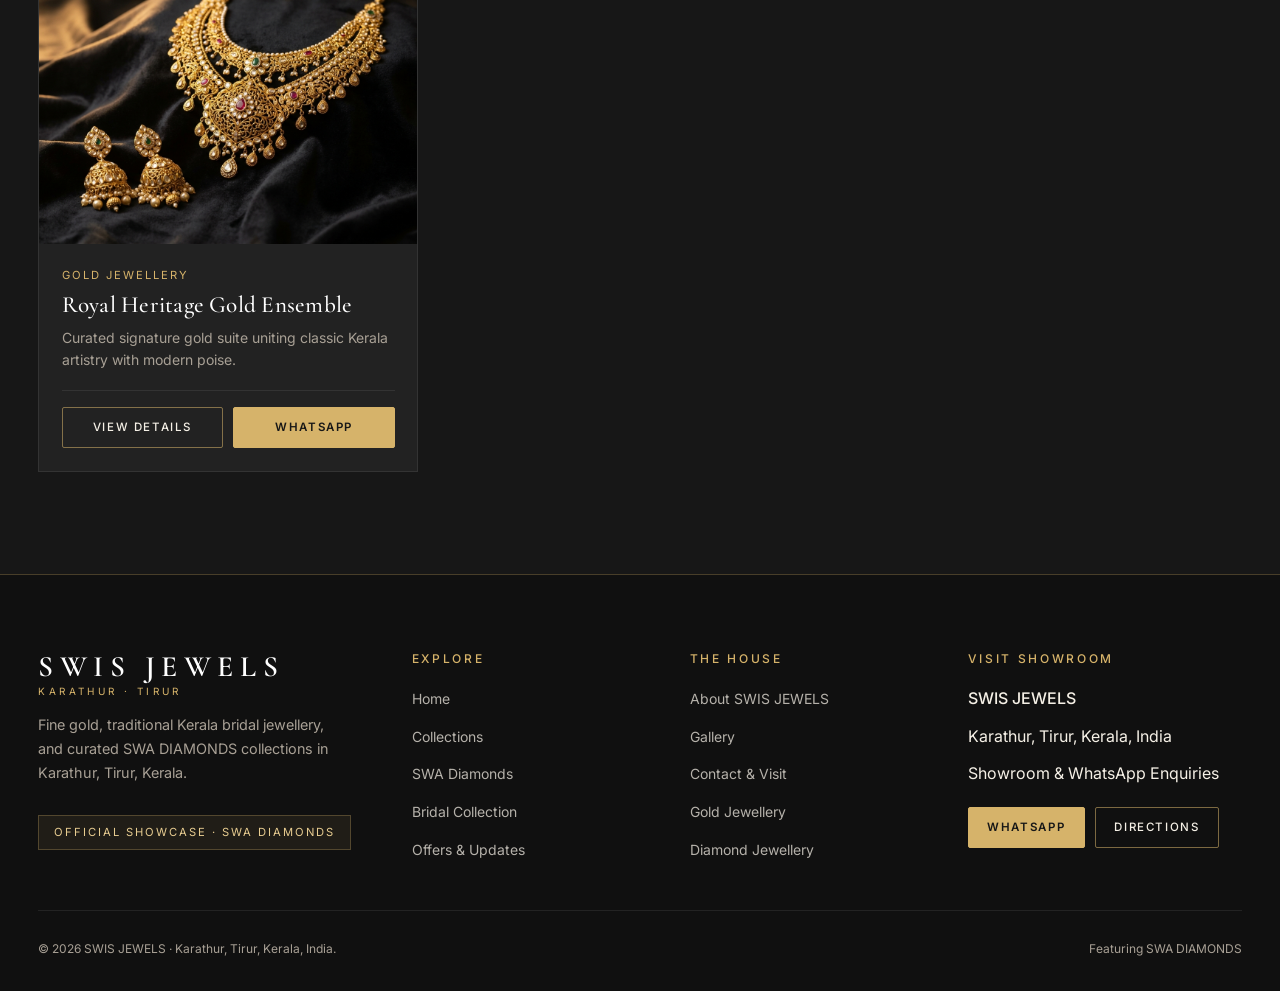
<file: collections.html>
<!DOCTYPE html>
<html lang="en">
<head>
  <meta charset="UTF-8">
  <meta name="viewport" content="width=device-width, initial-scale=1.0">
  <title>Collections | SWIS JEWELS – Gold, Diamond, Bridal &amp; Silver Jewellery</title>
  <meta name="description" content="Explore all 12 jewellery categories at SWIS JEWELS in Karathur, Tirur: Gold Jewellery, Diamond Jewellery, Bridal Jewellery, Necklaces, Chains, Bangles, Bracelets, Earrings, Rings, Pendants, Silver, and Daily Wear.">
  <link rel="preconnect" href="https://fonts.googleapis.com">
  <link rel="preconnect" href="https://fonts.gstatic.com" crossorigin>
  <link href="https://fonts.googleapis.com/css2?family=Cormorant+Garamond:ital,wght@0,400;0,500;0,600;1,400&family=Inter:wght@300;400;500;600&display=swap" rel="stylesheet">
  <link rel="stylesheet" href="css/tokens.css">
  <link rel="stylesheet" href="css/base.css">
  <link rel="stylesheet" href="css/components.css">
  <link rel="stylesheet" href="css/pages.css">
</head>
<body>
  <div id="site-header-mount"></div>

  <main id="main-content">
    <section class="page-banner">
      <div class="container">
        <nav class="breadcrumbs" aria-label="Breadcrumb">
          <a href="index.html">Home</a>
          <span aria-hidden="true">/</span>
          <span>Collections</span>
        </nav>
        <span class="eyebrow">Complete Jewellery Catalogue</span>
        <h1 class="page-banner__title">Our Jewellery Collections</h1>
        <p class="page-banner__lead">
          Browse twelve curated ornament categories at SWIS JEWELS, Karathur, Tirur. Select any creation to view details or enquire directly via WhatsApp.
        </p>
      </div>
    </section>

    <!-- All 12 Categories Overview -->
    <section class="section section--secondary" aria-labelledby="all-categories-heading">
      <div class="container">
        <div class="section-header" data-reveal>
          <div>
            <span class="eyebrow">Explore By Category</span>
            <h2 class="section-title" id="all-categories-heading">Twelve Signature Departments</h2>
          </div>
        </div>
        <div class="card-grid card-grid--4" id="all-categories-grid"></div>
      </div>
    </section>

    <!-- Filterable & Searchable Product Catalogue -->
    <section class="section" id="catalogue-products-section" aria-labelledby="catalogue-heading">
      <div class="container">
        <div class="section-header" data-reveal>
          <div>
            <span class="eyebrow">Showroom Curation</span>
            <h2 class="section-title" id="catalogue-heading">Browse Individual Creations</h2>
          </div>
          <span class="text-muted" id="catalogue-count" aria-live="polite"></span>
        </div>

        <div class="toolbar" role="region" aria-label="Filter and sort jewellery">
          <div class="toolbar__row">
            <div class="search-field">
              <label for="catalogue-search" class="sr-only">Search jewellery by name, category, or reference</label>
              <svg class="search-field__icon" width="18" height="18" viewBox="0 0 24 24" fill="none" stroke="currentColor" stroke-width="1.8" aria-hidden="true">
                <circle cx="11" cy="11" r="8"></circle>
                <line x1="21" y1="21" x2="16.65" y2="16.65"></line>
              </svg>
              <input type="search" id="catalogue-search" placeholder="Search by ornament name, category, or reference...">
            </div>

            <div style="display:flex;gap:0.75rem;flex-wrap:wrap;align-items:center;">
              <label for="catalogue-sort" class="sr-only">Sort creations</label>
              <select id="catalogue-sort" class="select-field">
                <option value="featured">Sort: Featured</option>
                <option value="newest">Sort: New Arrivals</option>
                <option value="name-asc">Sort: Name (A–Z)</option>
              </select>
              <button type="button" class="btn btn--ghost btn--sm" id="catalogue-reset">Reset Filters</button>
            </div>
          </div>

          <div class="filter-pills" id="category-filter-pills" role="group" aria-label="Category filters"></div>
        </div>

        <div class="card-grid card-grid--3" id="collections-product-grid"></div>
      </div>
    </section>
  </main>

  <div id="site-footer-mount"></div>

  <script src="js/data/site-config.js"></script>
  <script src="js/data/categories.js"></script>
  <script src="js/data/products.js"></script>
  <script src="js/utils.js"></script>
  <script src="js/components/layout.js"></script>
  <script src="js/components/cards.js"></script>
  <script src="js/pages/collections.js"></script>
</body>
</html>
</file>
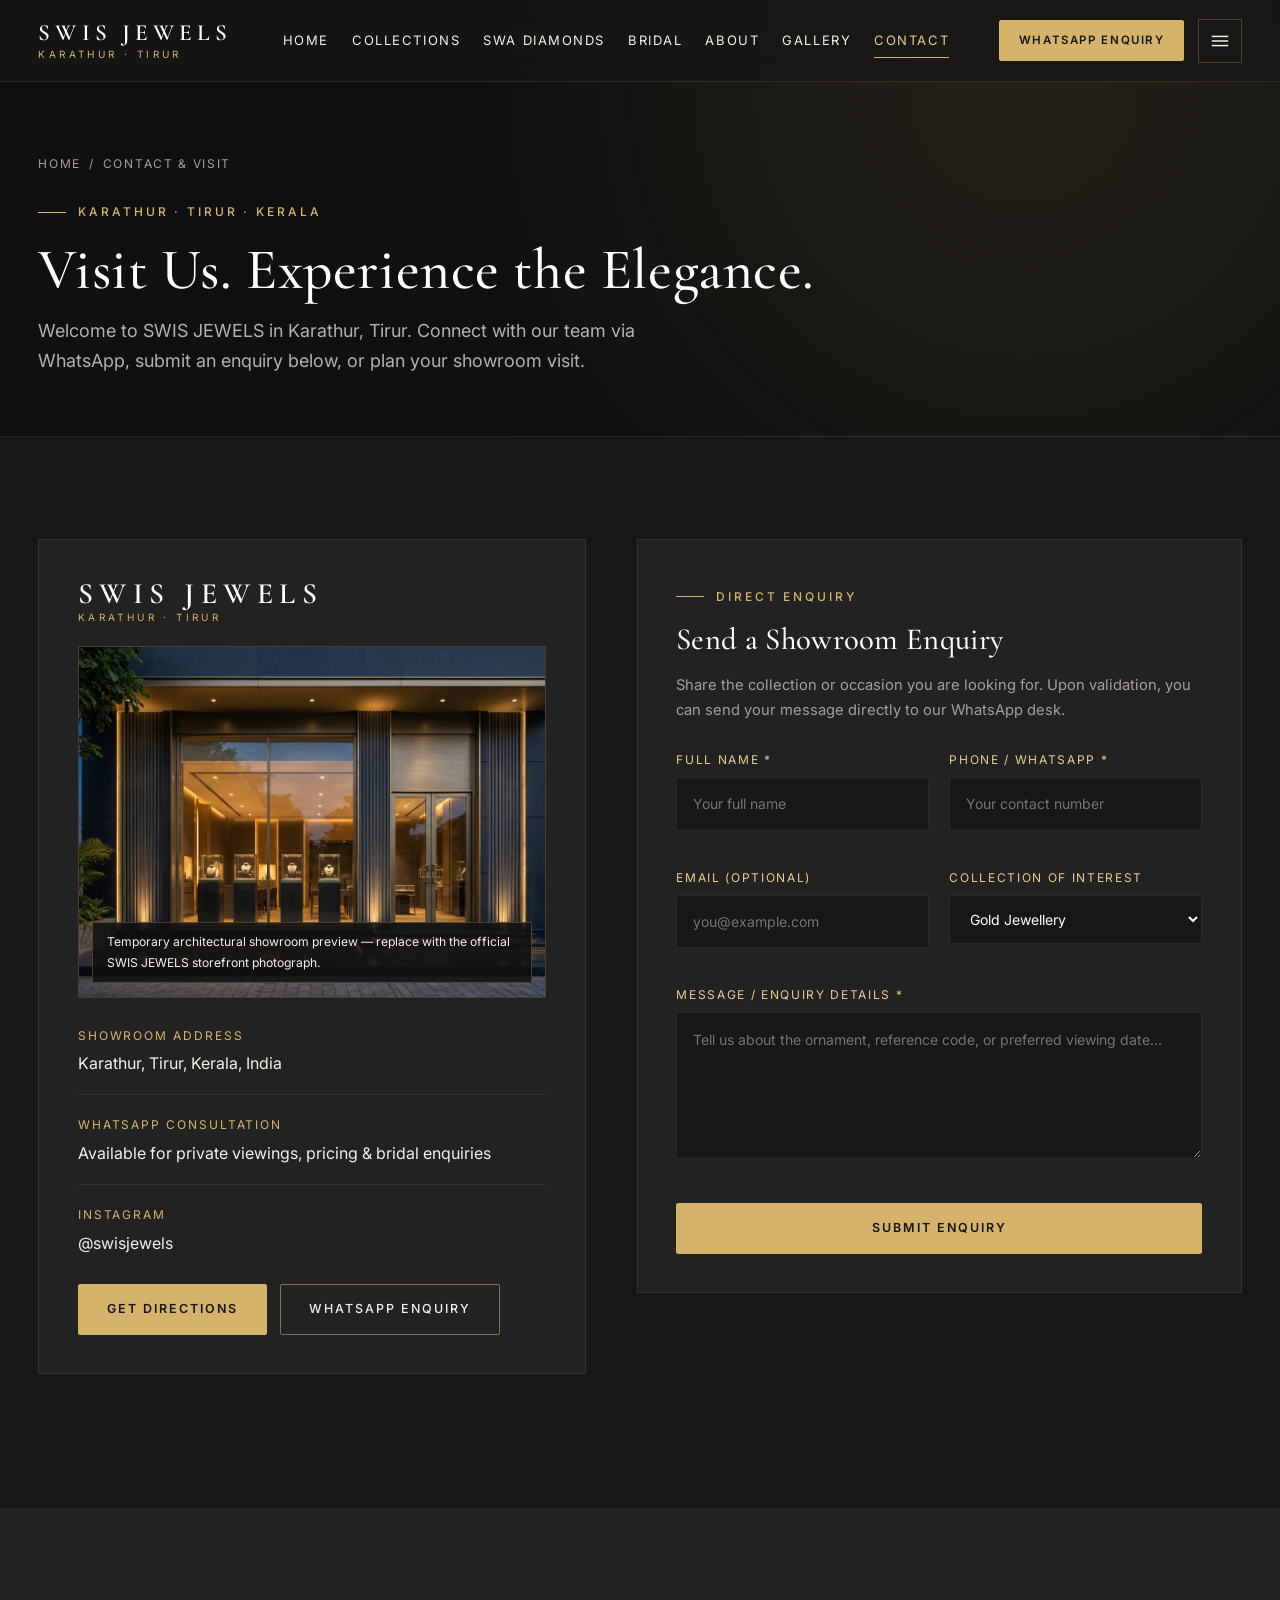
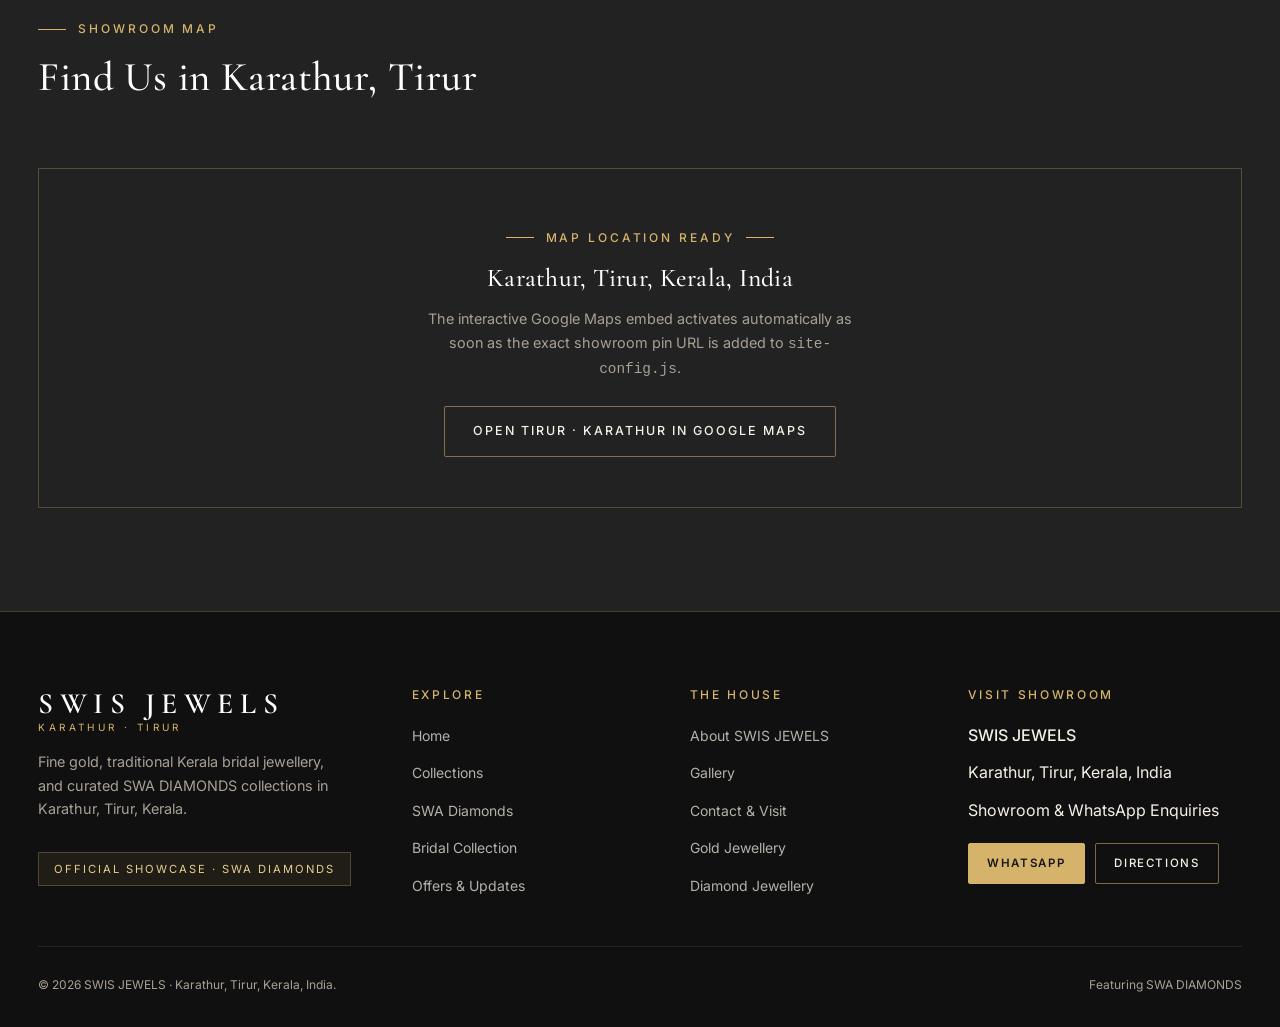
<file: contact.html>
<!DOCTYPE html>
<html lang="en">
<head>
  <meta charset="UTF-8">
  <meta name="viewport" content="width=device-width, initial-scale=1.0">
  <title>Contact &amp; Visit | SWIS JEWELS – Karathur, Tirur, Kerala</title>
  <meta name="description" content="Visit SWIS JEWELS in Karathur, Tirur, Kerala, India. View showroom details, directions, WhatsApp enquiry, and send an online enquiry.">
  <link rel="preconnect" href="https://fonts.googleapis.com">
  <link rel="preconnect" href="https://fonts.gstatic.com" crossorigin>
  <link href="https://fonts.googleapis.com/css2?family=Cormorant+Garamond:ital,wght@0,400;0,500;0,600;1,400&family=Inter:wght@300;400;500;600&display=swap" rel="stylesheet">
  <link rel="stylesheet" href="css/tokens.css">
  <link rel="stylesheet" href="css/base.css">
  <link rel="stylesheet" href="css/components.css">
  <link rel="stylesheet" href="css/pages.css">
</head>
<body>
  <div id="site-header-mount"></div>

  <main id="main-content">
    <section class="page-banner">
      <div class="container">
        <nav class="breadcrumbs" aria-label="Breadcrumb">
          <a href="index.html">Home</a>
          <span aria-hidden="true">/</span>
          <span>Contact &amp; Visit</span>
        </nav>
        <span class="eyebrow">Karathur · Tirur · Kerala</span>
        <h1 class="page-banner__title">Visit Us. Experience the Elegance.</h1>
        <p class="page-banner__lead">
          Welcome to SWIS JEWELS in Karathur, Tirur. Connect with our team via WhatsApp, submit an enquiry below, or plan your showroom visit.
        </p>
      </div>
    </section>

    <section class="section" aria-label="Showroom information and enquiry form">
      <div class="container contact-layout">
        <!-- Left Column: Brand, Storefront Photo & Details -->
        <div>
          <div class="contact-card" style="margin-bottom:2rem;">
            <div id="contact-brand-logo" style="margin-bottom:1.5rem;"></div>

            <div class="editorial-frame" style="margin-bottom:1.5rem;">
              <img id="contact-storefront-img" src="assets/images/showroom-exterior-preview.jpg" alt="SWIS JEWELS showroom in Karathur, Tirur, Kerala" loading="lazy" decoding="async">
              <div class="editorial-frame__note" id="contact-storefront-note" hidden></div>
            </div>

            <div class="contact-info-list">
              <div class="contact-info-item">
                <div class="contact-info-item__label">Showroom Address</div>
                <div class="contact-info-item__value" id="contact-address">Karathur, Tirur, Kerala, India</div>
              </div>
              <div class="contact-info-item">
                <div class="contact-info-item__label">WhatsApp Consultation</div>
                <div class="contact-info-item__value" id="contact-whatsapp">Available for private viewings, pricing &amp; bridal enquiries</div>
              </div>
              <div class="contact-info-item">
                <div class="contact-info-item__label">Instagram</div>
                <div class="contact-info-item__value" id="contact-instagram">Instagram Link Placeholder</div>
              </div>
            </div>

            <div style="display:flex;flex-wrap:wrap;gap:0.85rem;margin-top:1.75rem;">
              <a id="get-directions-btn" href="https://www.google.com/maps/search/?api=1&query=Karathur+Tirur+Kerala+India" target="_blank" rel="noopener noreferrer" class="btn btn--gold">Get Directions</a>
              <a href="#" data-wa-link data-wa-message="Hello SWIS JEWELS, I would like directions and showroom timings for your Karathur, Tirur store." target="_blank" rel="noopener noreferrer" class="btn btn--outline">WhatsApp Enquiry</a>
            </div>
          </div>
        </div>

        <!-- Right Column: Enquiry Form -->
        <div>
          <div class="contact-card">
            <span class="eyebrow">Direct Enquiry</span>
            <h2 class="section-title" style="font-size:var(--text-2xl);">Send a Showroom Enquiry</h2>
            <p class="text-muted" style="margin-bottom:1.75rem;font-size:0.92rem;">
              Share the collection or occasion you are looking for. Upon validation, you can send your message directly to our WhatsApp desk.
            </p>

            <form id="contact-enquiry-form" novalidate>
              <div class="form-grid form-grid--2">
                <div class="form-field">
                  <label for="enquiry-name">Full Name *</label>
                  <input type="text" id="enquiry-name" name="name" required autocomplete="name" placeholder="Your full name">
                  <span class="form-error" id="err-name" aria-live="polite"></span>
                </div>

                <div class="form-field">
                  <label for="enquiry-phone">Phone / WhatsApp *</label>
                  <input type="tel" id="enquiry-phone" name="phone" required autocomplete="tel" placeholder="Your contact number">
                  <span class="form-error" id="err-phone" aria-live="polite"></span>
                </div>
              </div>

              <div class="form-grid form-grid--2" style="margin-top:1rem;">
                <div class="form-field">
                  <label for="enquiry-email">Email (Optional)</label>
                  <input type="email" id="enquiry-email" name="email" autocomplete="email" placeholder="you@example.com">
                  <span class="form-error" id="err-email" aria-live="polite"></span>
                </div>

                <div class="form-field">
                  <label for="enquiry-interest">Collection of Interest</label>
                  <select id="enquiry-interest" name="interest">
                    <option value="Gold Jewellery">Gold Jewellery</option>
                    <option value="SWA DIAMONDS">SWA DIAMONDS</option>
                    <option value="Bridal Collection">Bridal Collection</option>
                    <option value="Silver & Daily Wear">Silver &amp; Daily Wear</option>
                    <option value="General Showroom Visit">General Showroom Visit</option>
                  </select>
                </div>
              </div>

              <div class="form-field" style="margin-top:1rem;">
                <label for="enquiry-message">Message / Enquiry Details *</label>
                <textarea id="enquiry-message" name="message" rows="5" required placeholder="Tell us about the ornament, reference code, or preferred viewing date..."></textarea>
                <span class="form-error" id="err-message" aria-live="polite"></span>
              </div>

              <div class="form-status" id="contact-form-status" role="status" aria-live="polite" style="margin-top:1.25rem;"></div>

              <div style="margin-top:1.5rem;">
                <button type="submit" class="btn btn--gold btn--full">Submit Enquiry</button>
              </div>
            </form>
          </div>
        </div>
      </div>
    </section>

    <!-- Google Maps Location Slot -->
    <section class="section section--secondary" aria-labelledby="map-section-heading">
      <div class="container">
        <div class="section-header" data-reveal>
          <div>
            <span class="eyebrow">Showroom Map</span>
            <h2 class="section-title" id="map-section-heading">Find Us in Karathur, Tirur</h2>
          </div>
        </div>
        <div class="map-frame" id="map-embed-slot"></div>
      </div>
    </section>
  </main>

  <div id="site-footer-mount"></div>

  <script src="js/data/site-config.js"></script>
  <script src="js/utils.js"></script>
  <script src="js/components/layout.js"></script>
  <script src="js/pages/contact.js"></script>
</body>
</html>
</file>
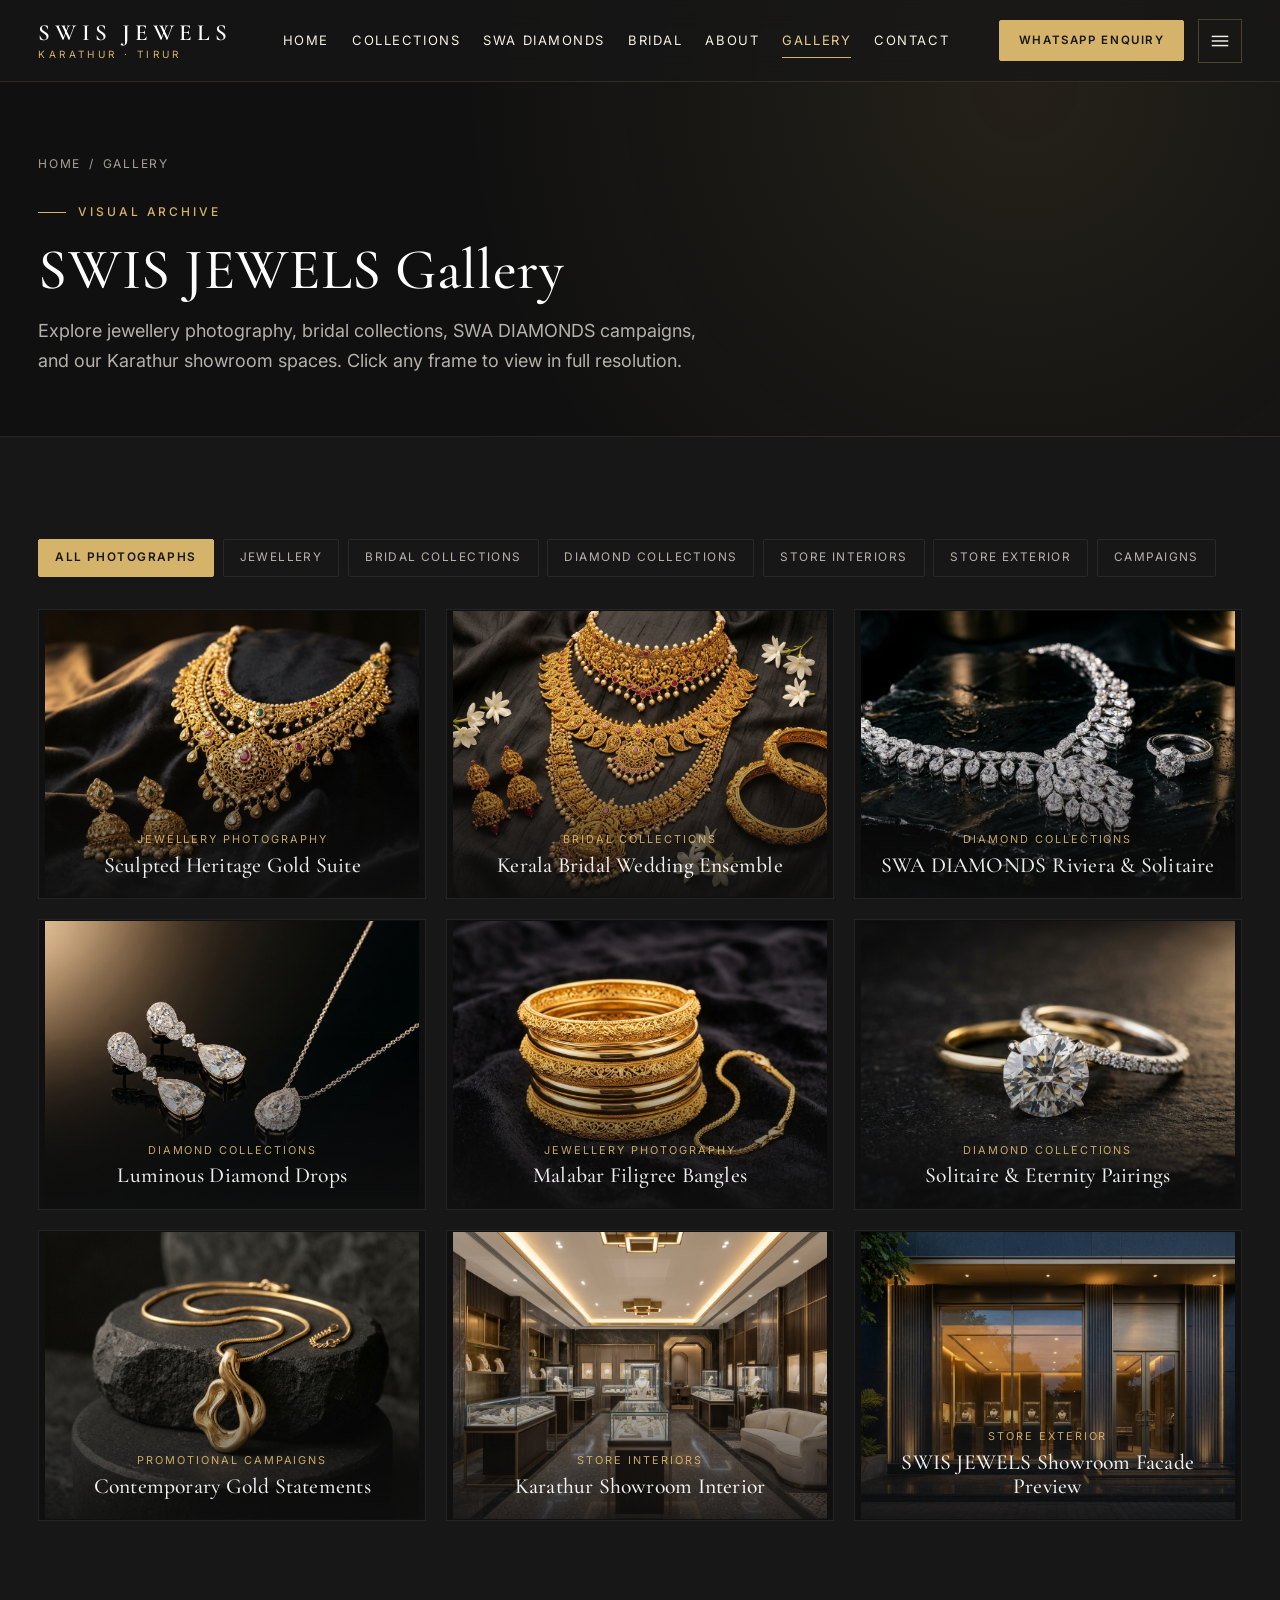
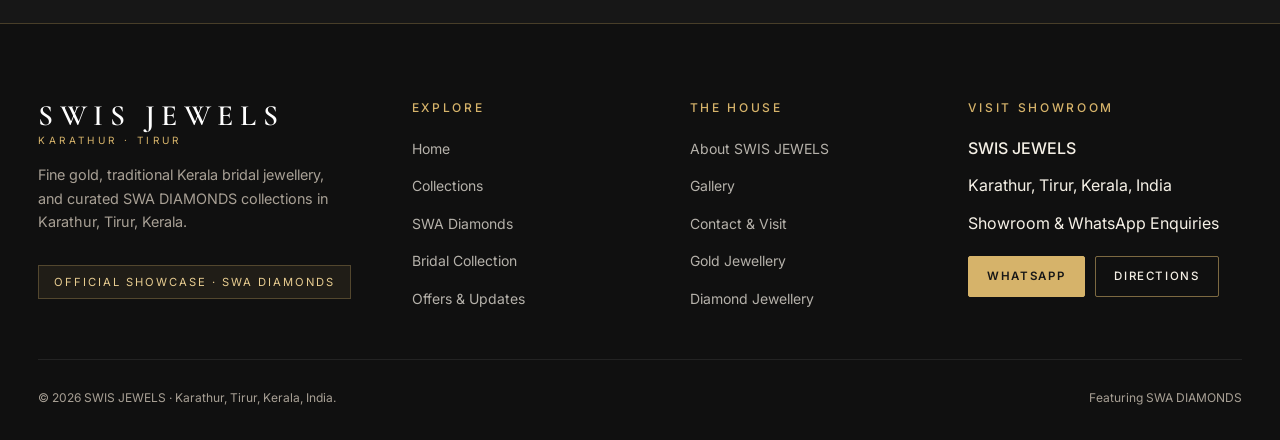
<file: gallery.html>
<!DOCTYPE html>
<html lang="en">
<head>
  <meta charset="UTF-8">
  <meta name="viewport" content="width=device-width, initial-scale=1.0">
  <title>Gallery | SWIS JEWELS – Jewellery, Bridal, Diamonds &amp; Showroom</title>
  <meta name="description" content="Browse the SWIS JEWELS visual gallery featuring gold jewellery, Kerala bridal ensembles, SWA DIAMONDS collections, and showroom photography.">
  <link rel="preconnect" href="https://fonts.googleapis.com">
  <link rel="preconnect" href="https://fonts.gstatic.com" crossorigin>
  <link href="https://fonts.googleapis.com/css2?family=Cormorant+Garamond:ital,wght@0,400;0,500;0,600;1,400&family=Inter:wght@300;400;500;600&display=swap" rel="stylesheet">
  <link rel="stylesheet" href="css/tokens.css">
  <link rel="stylesheet" href="css/base.css">
  <link rel="stylesheet" href="css/components.css">
  <link rel="stylesheet" href="css/pages.css">
</head>
<body>
  <div id="site-header-mount"></div>

  <main id="main-content">
    <section class="page-banner">
      <div class="container">
        <nav class="breadcrumbs" aria-label="Breadcrumb">
          <a href="index.html">Home</a>
          <span aria-hidden="true">/</span>
          <span>Gallery</span>
        </nav>
        <span class="eyebrow">Visual Archive</span>
        <h1 class="page-banner__title">SWIS JEWELS Gallery</h1>
        <p class="page-banner__lead">
          Explore jewellery photography, bridal collections, SWA DIAMONDS campaigns, and our Karathur showroom spaces. Click any frame to view in full resolution.
        </p>
      </div>
    </section>

    <section class="section" aria-label="Filterable editorial gallery">
      <div class="container">
        <div class="filter-pills" id="gallery-filter-pills" style="margin-bottom:2rem;" role="group" aria-label="Gallery category filters"></div>
        <div class="gallery-grid" id="gallery-grid"></div>
      </div>
    </section>
  </main>

  <div id="site-footer-mount"></div>

  <script src="js/data/site-config.js"></script>
  <script src="js/data/gallery.js"></script>
  <script src="js/utils.js"></script>
  <script src="js/components/layout.js"></script>
  <script src="js/components/cards.js"></script>
  <script src="js/pages/gallery.js"></script>
</body>
</html>
</file>
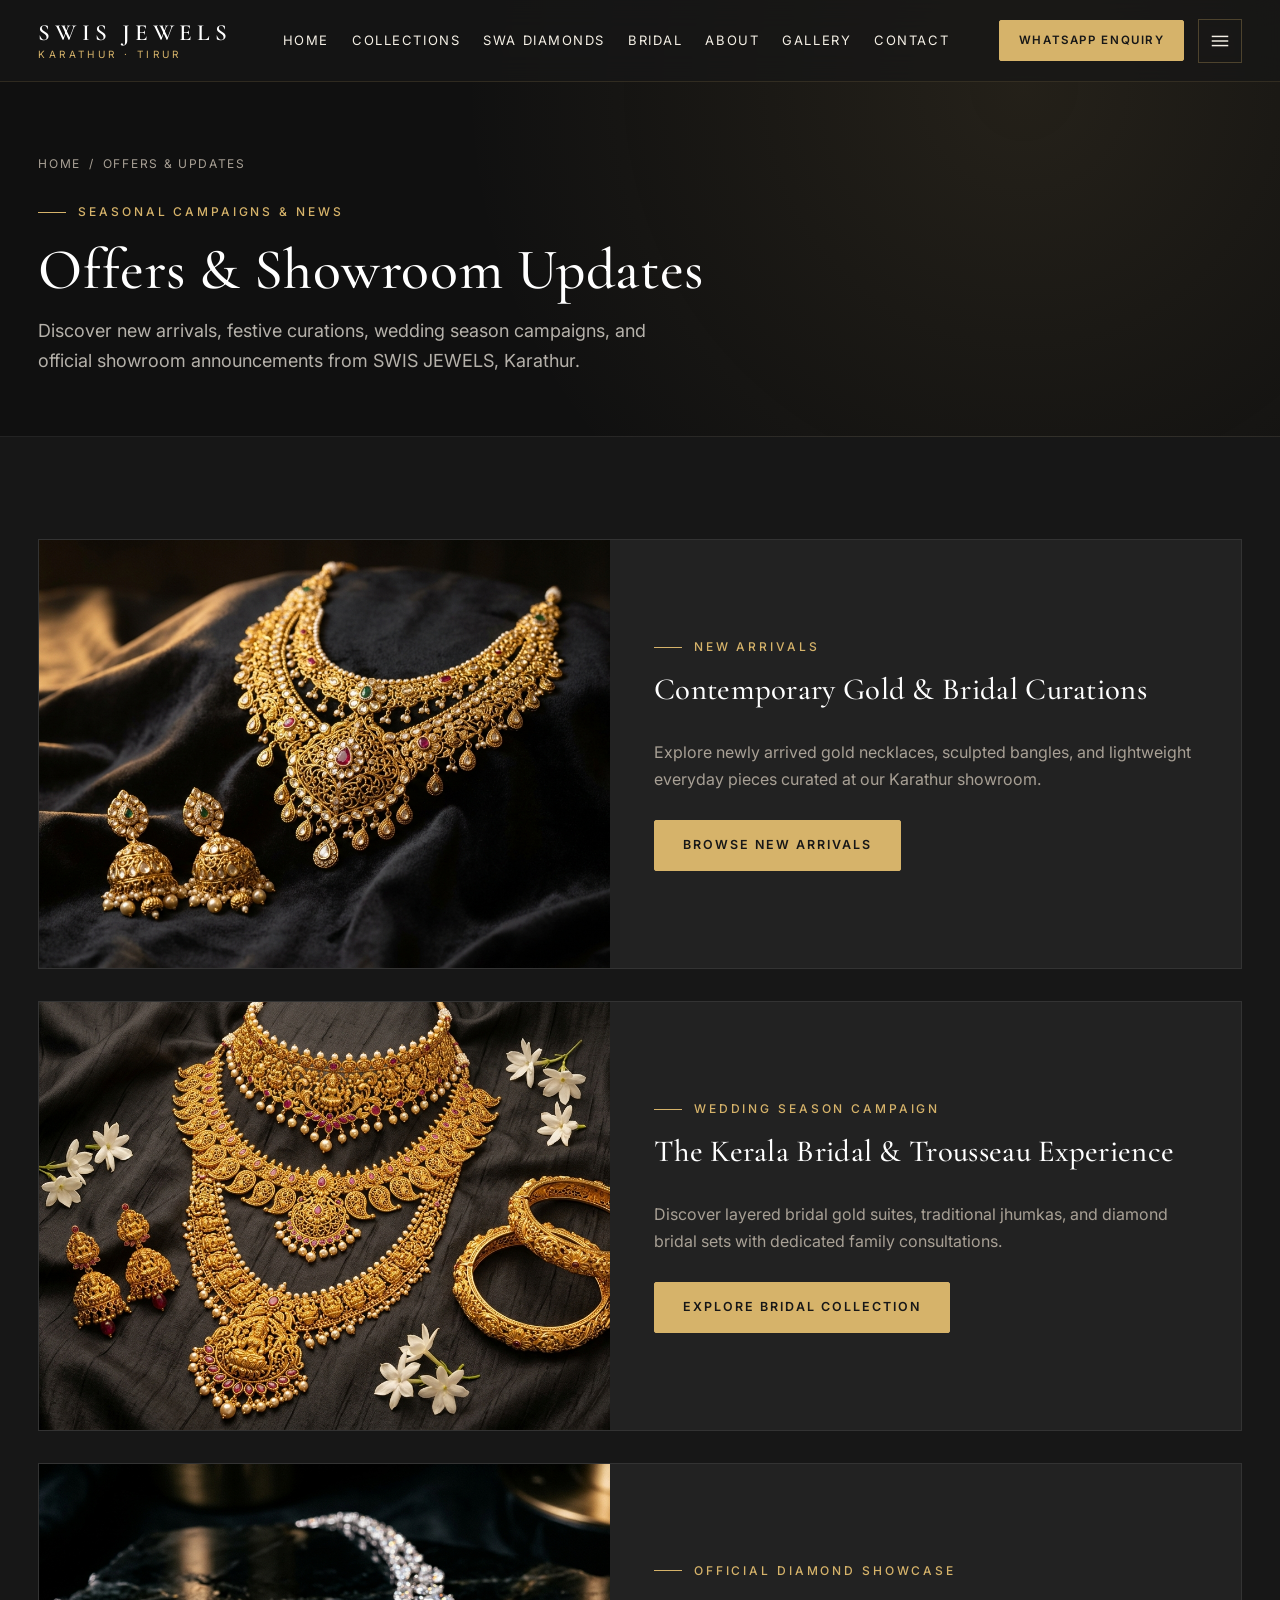
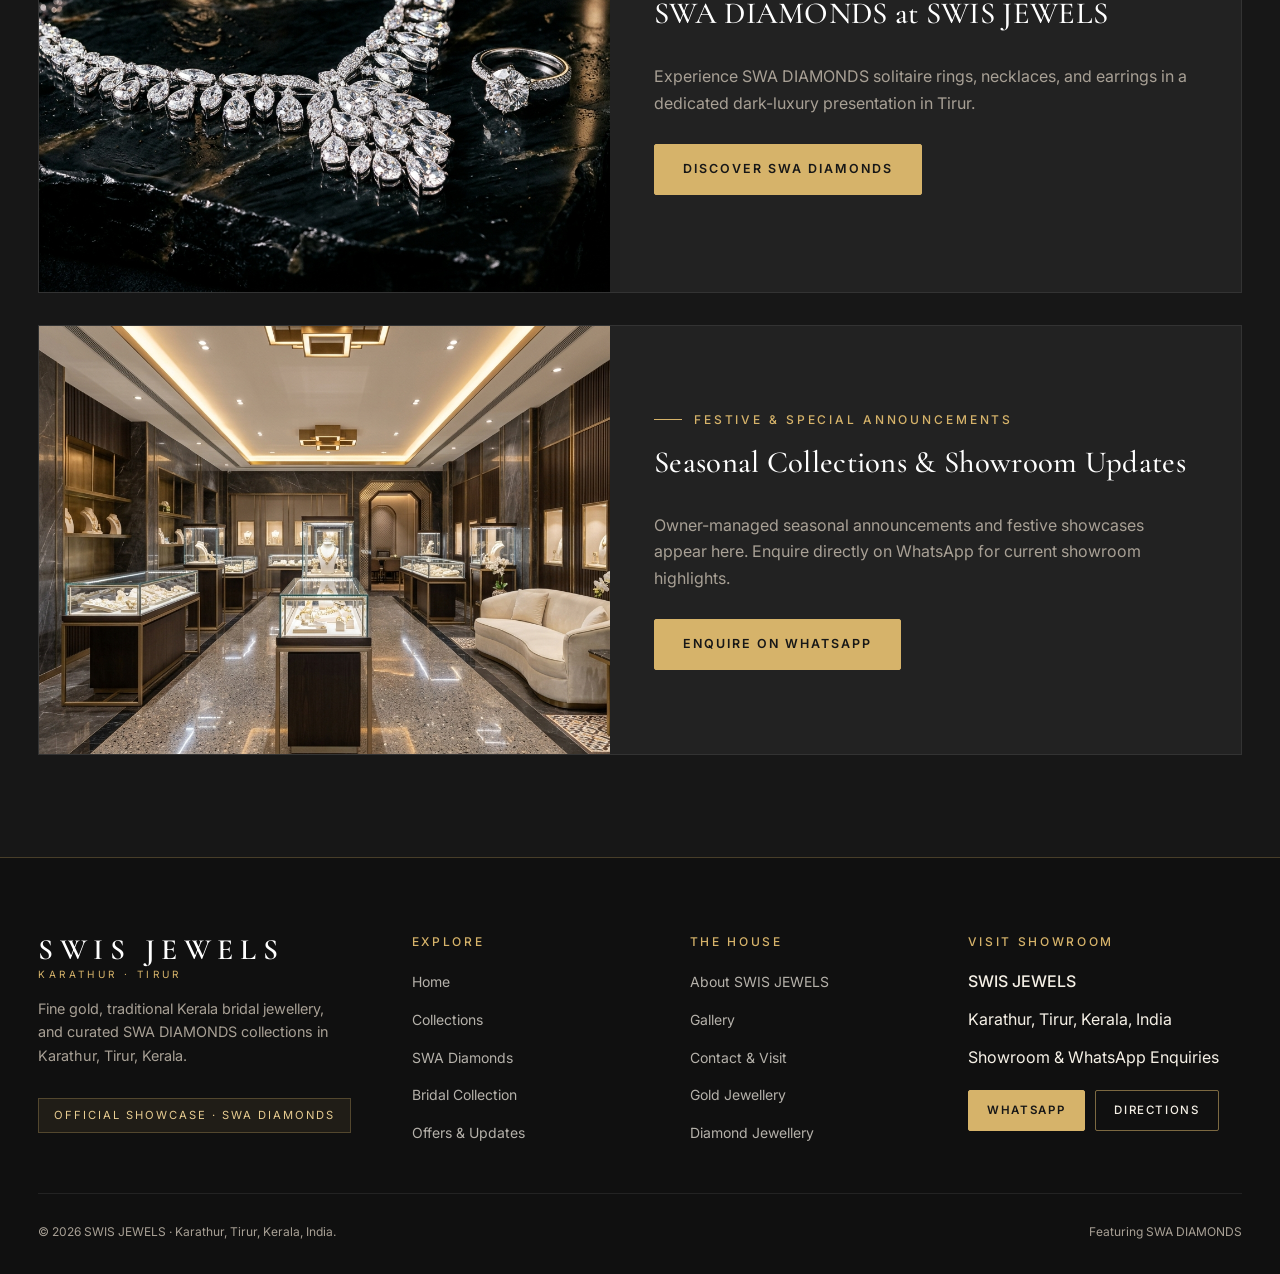
<file: offers.html>
<!DOCTYPE html>
<html lang="en">
<head>
  <meta charset="UTF-8">
  <meta name="viewport" content="width=device-width, initial-scale=1.0">
  <title>Offers &amp; Updates | SWIS JEWELS – Karathur, Tirur, Kerala</title>
  <meta name="description" content="Latest announcements, new arrivals, festive collections, and wedding season campaigns from SWIS JEWELS in Karathur, Tirur.">
  <link rel="preconnect" href="https://fonts.googleapis.com">
  <link rel="preconnect" href="https://fonts.gstatic.com" crossorigin>
  <link href="https://fonts.googleapis.com/css2?family=Cormorant+Garamond:ital,wght@0,400;0,500;0,600;1,400&family=Inter:wght@300;400;500;600&display=swap" rel="stylesheet">
  <link rel="stylesheet" href="css/tokens.css">
  <link rel="stylesheet" href="css/base.css">
  <link rel="stylesheet" href="css/components.css">
  <link rel="stylesheet" href="css/pages.css">
</head>
<body>
  <div id="site-header-mount"></div>

  <main id="main-content">
    <section class="page-banner">
      <div class="container">
        <nav class="breadcrumbs" aria-label="Breadcrumb">
          <a href="index.html">Home</a>
          <span aria-hidden="true">/</span>
          <span>Offers &amp; Updates</span>
        </nav>
        <span class="eyebrow">Seasonal Campaigns &amp; News</span>
        <h1 class="page-banner__title">Offers &amp; Showroom Updates</h1>
        <p class="page-banner__lead">
          Discover new arrivals, festive curations, wedding season campaigns, and official showroom announcements from SWIS JEWELS, Karathur.
        </p>
      </div>
    </section>

    <section class="section" aria-label="Promotional campaigns">
      <div class="container" style="display:flex;flex-direction:column;gap:2rem;" id="offers-list"></div>
    </section>
  </main>

  <div id="site-footer-mount"></div>

  <script src="js/data/site-config.js"></script>
  <script src="js/data/gallery.js"></script>
  <script src="js/utils.js"></script>
  <script src="js/components/layout.js"></script>
  <script src="js/pages/offers.js"></script>
</body>
</html>
</file>
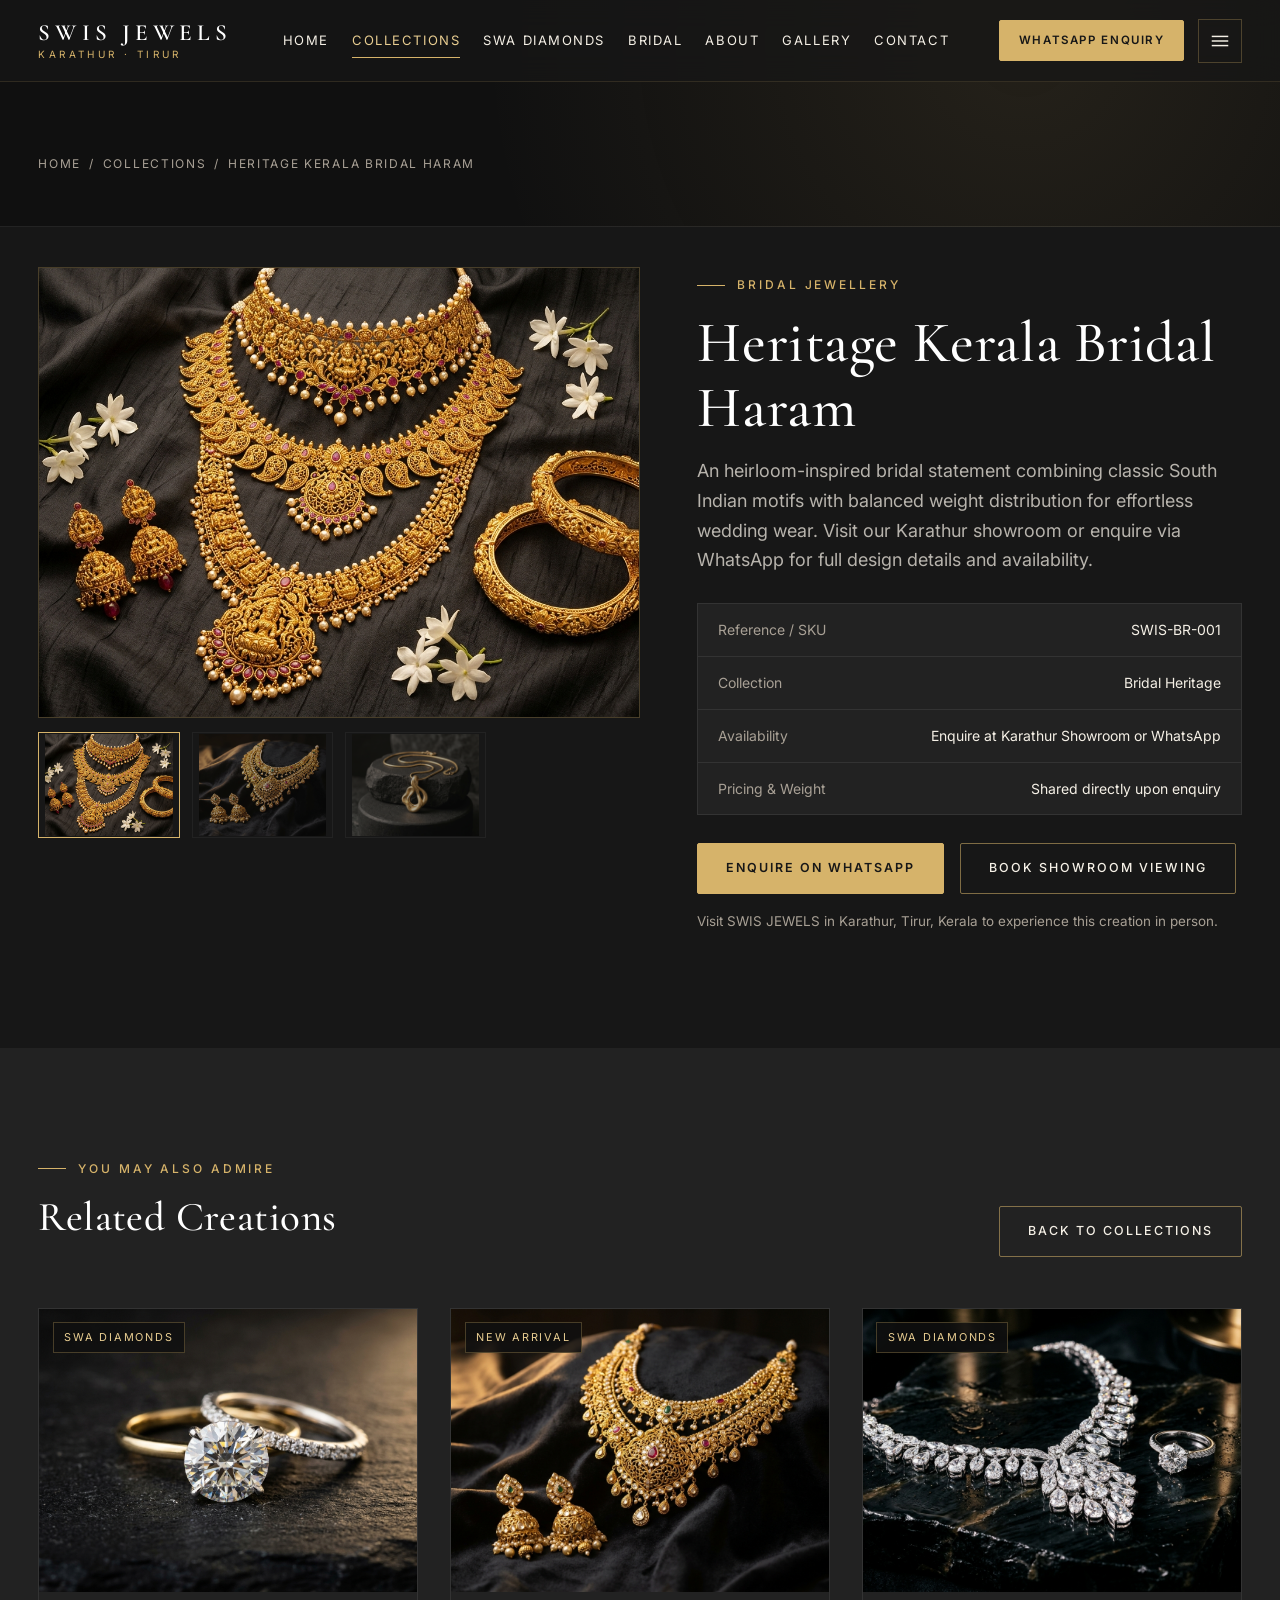
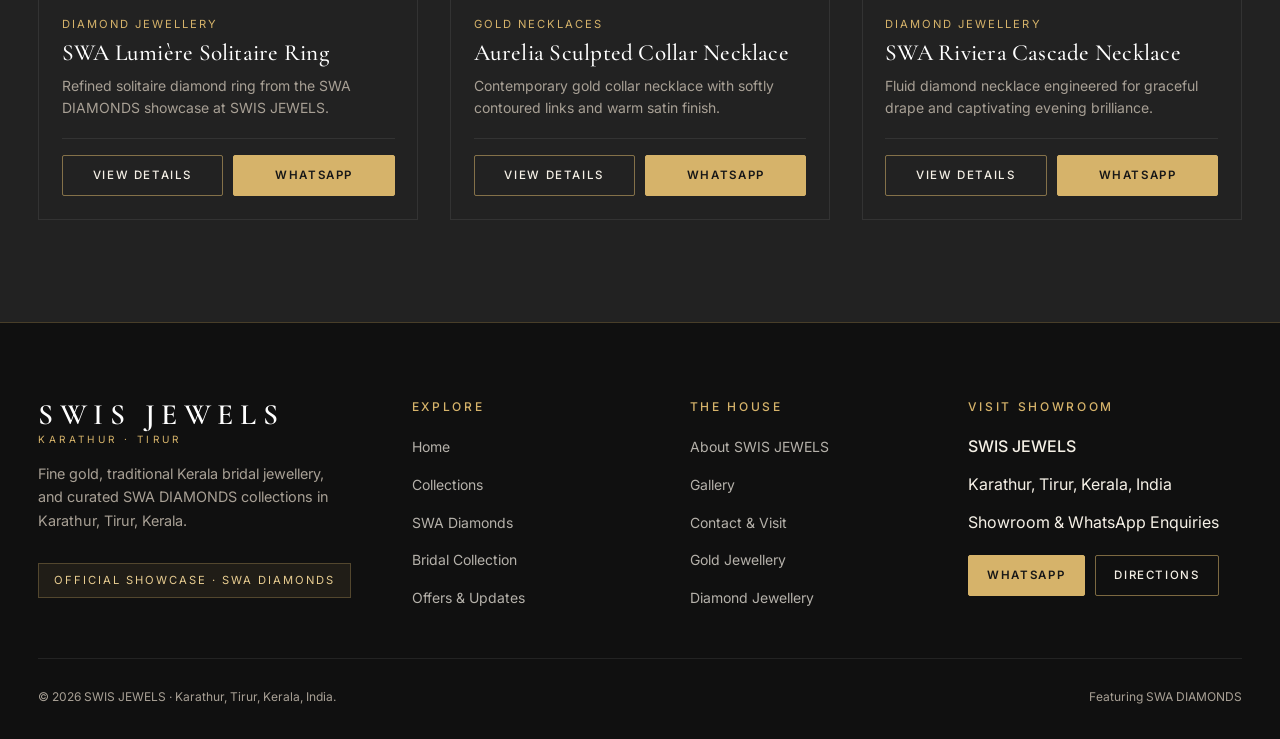
<file: product.html>
<!DOCTYPE html>
<html lang="en">
<head>
  <meta charset="UTF-8">
  <meta name="viewport" content="width=device-width, initial-scale=1.0">
  <title>Creation Details | SWIS JEWELS – Karathur, Tirur, Kerala</title>
  <meta name="description" content="View detailed photographs, reference details, and enquire directly on WhatsApp for SWIS JEWELS ornaments in Karathur, Tirur.">
  <link rel="preconnect" href="https://fonts.googleapis.com">
  <link rel="preconnect" href="https://fonts.gstatic.com" crossorigin>
  <link href="https://fonts.googleapis.com/css2?family=Cormorant+Garamond:ital,wght@0,400;0,500;0,600;1,400&family=Inter:wght@300;400;500;600&display=swap" rel="stylesheet">
  <link rel="stylesheet" href="css/tokens.css">
  <link rel="stylesheet" href="css/base.css">
  <link rel="stylesheet" href="css/components.css">
  <link rel="stylesheet" href="css/pages.css">
</head>
<body>
  <div id="site-header-mount"></div>

  <main id="main-content">
    <section class="page-banner" style="padding-bottom:2rem;">
      <div class="container">
        <nav class="breadcrumbs" aria-label="Breadcrumb">
          <a href="index.html">Home</a>
          <span aria-hidden="true">/</span>
          <a href="collections.html">Collections</a>
          <span aria-hidden="true">/</span>
          <span id="product-breadcrumb-name">Creation Details</span>
        </nav>
      </div>
    </section>

    <section class="section" style="padding-top:2.5rem;" aria-label="Product details">
      <div class="container" id="product-detail-container">
        <div class="skeleton-card"></div>
      </div>
    </section>

    <section class="section section--secondary" aria-labelledby="related-heading">
      <div class="container">
        <div class="section-header" data-reveal>
          <div>
            <span class="eyebrow">You May Also Admire</span>
            <h2 class="section-title" id="related-heading">Related Creations</h2>
          </div>
          <a href="collections.html" class="btn btn--outline">Back to Collections</a>
        </div>
        <div class="card-grid card-grid--3" id="related-products-grid"></div>
      </div>
    </section>
  </main>

  <div id="site-footer-mount"></div>

  <script src="js/data/site-config.js"></script>
  <script src="js/data/categories.js"></script>
  <script src="js/data/products.js"></script>
  <script src="js/utils.js"></script>
  <script src="js/components/layout.js"></script>
  <script src="js/components/cards.js"></script>
  <script src="js/pages/product.js"></script>
</body>
</html>
</file>
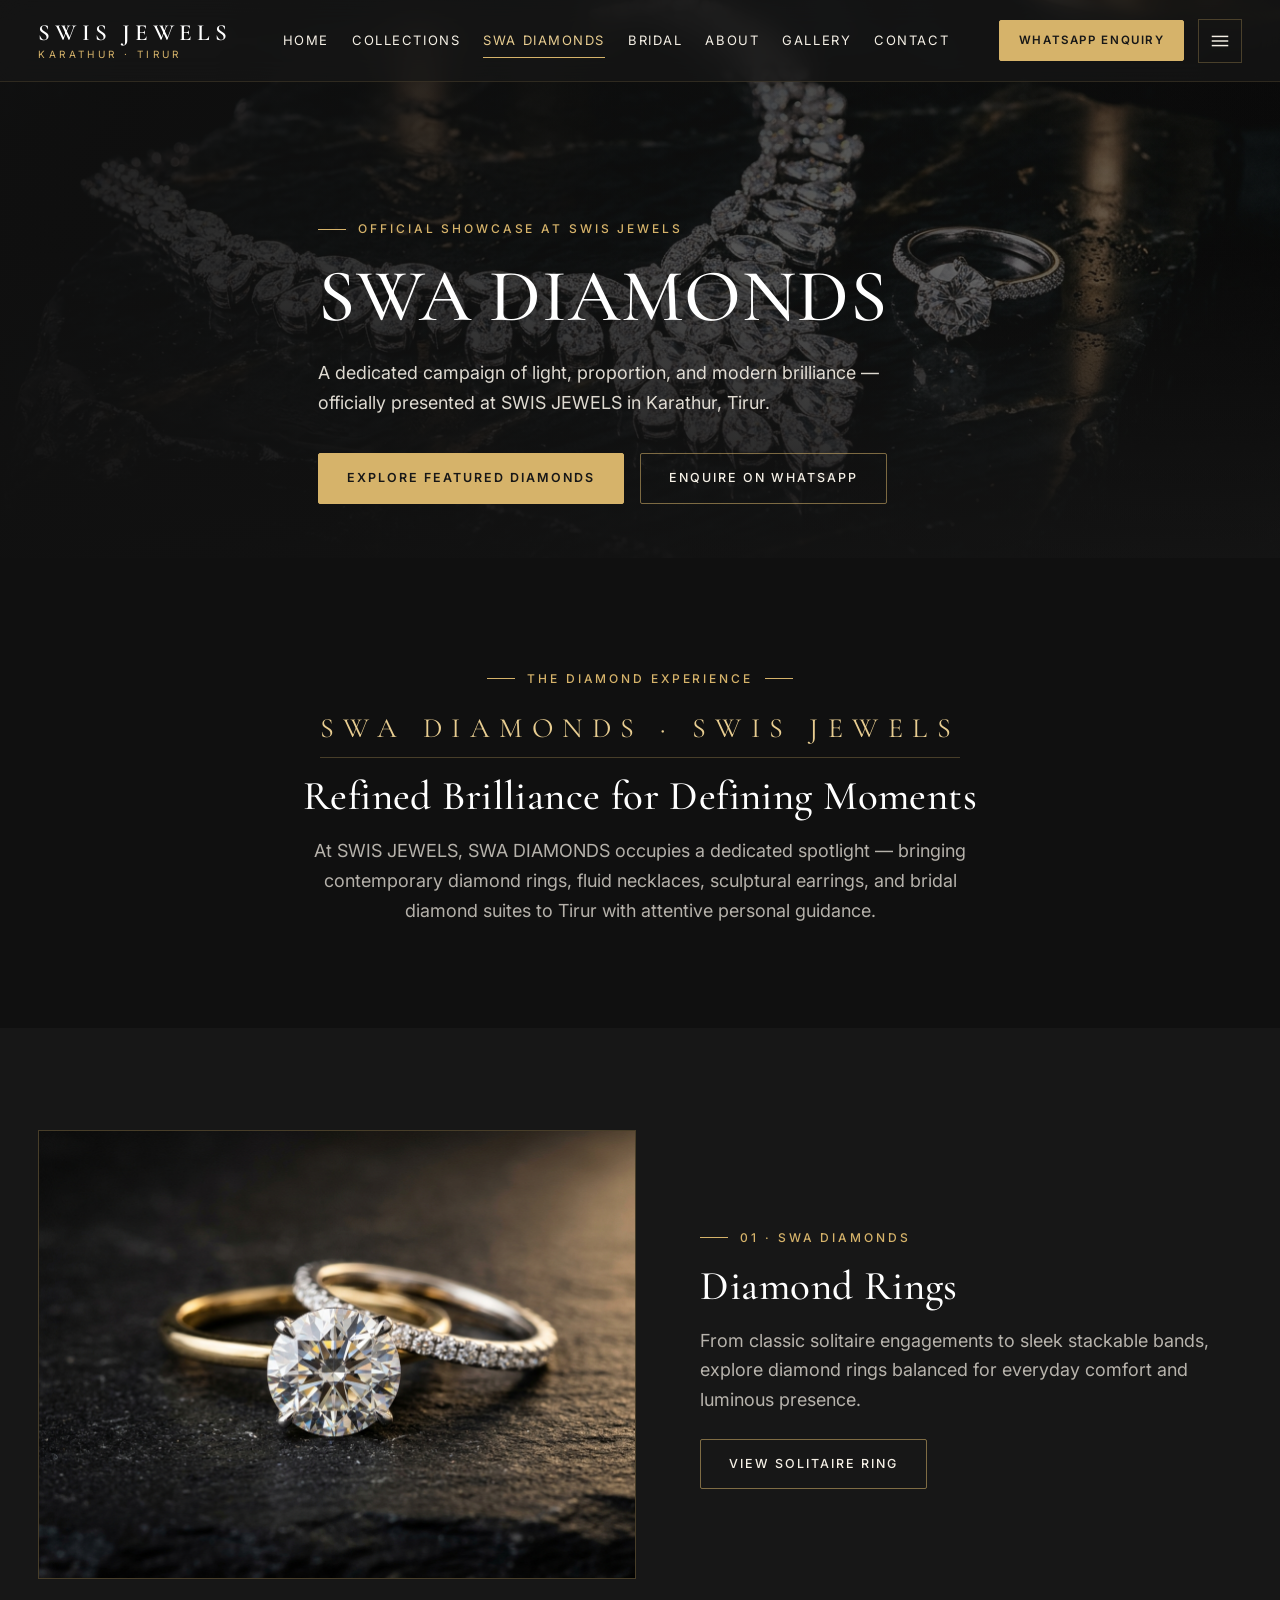
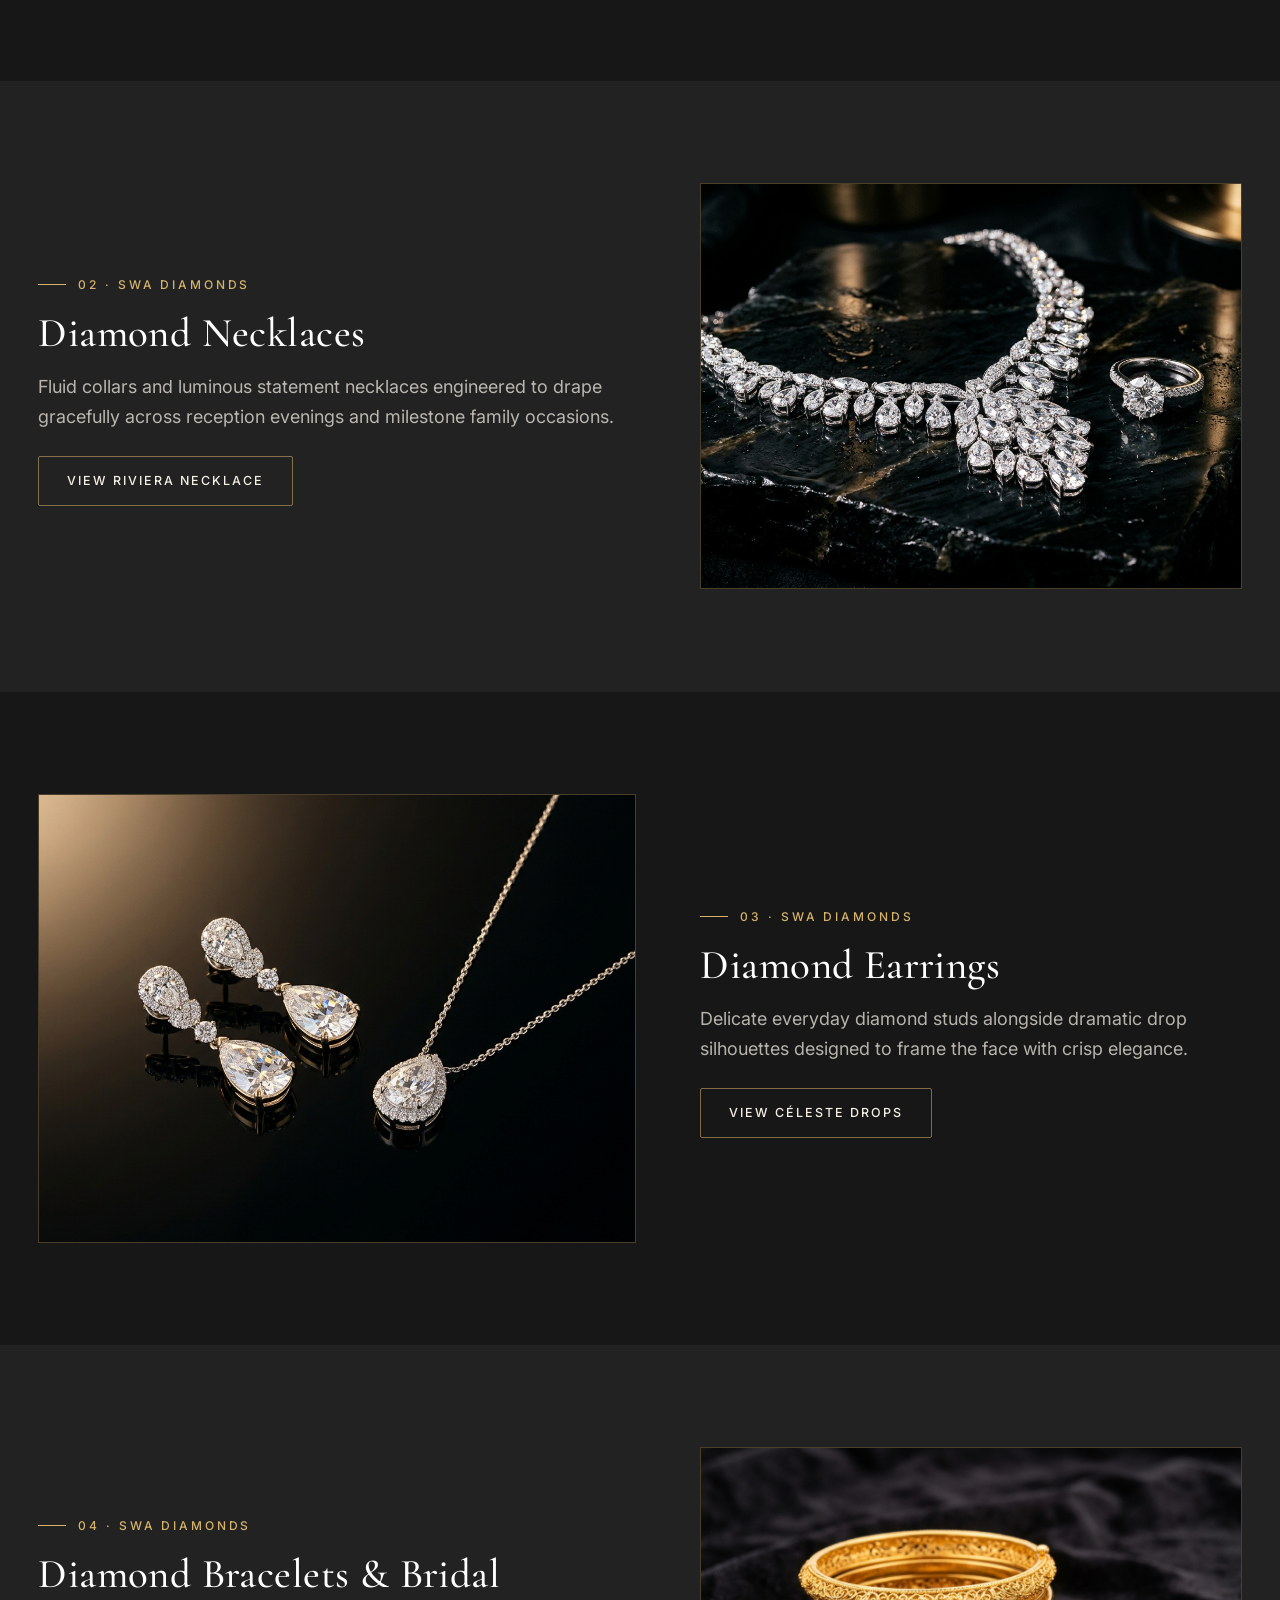
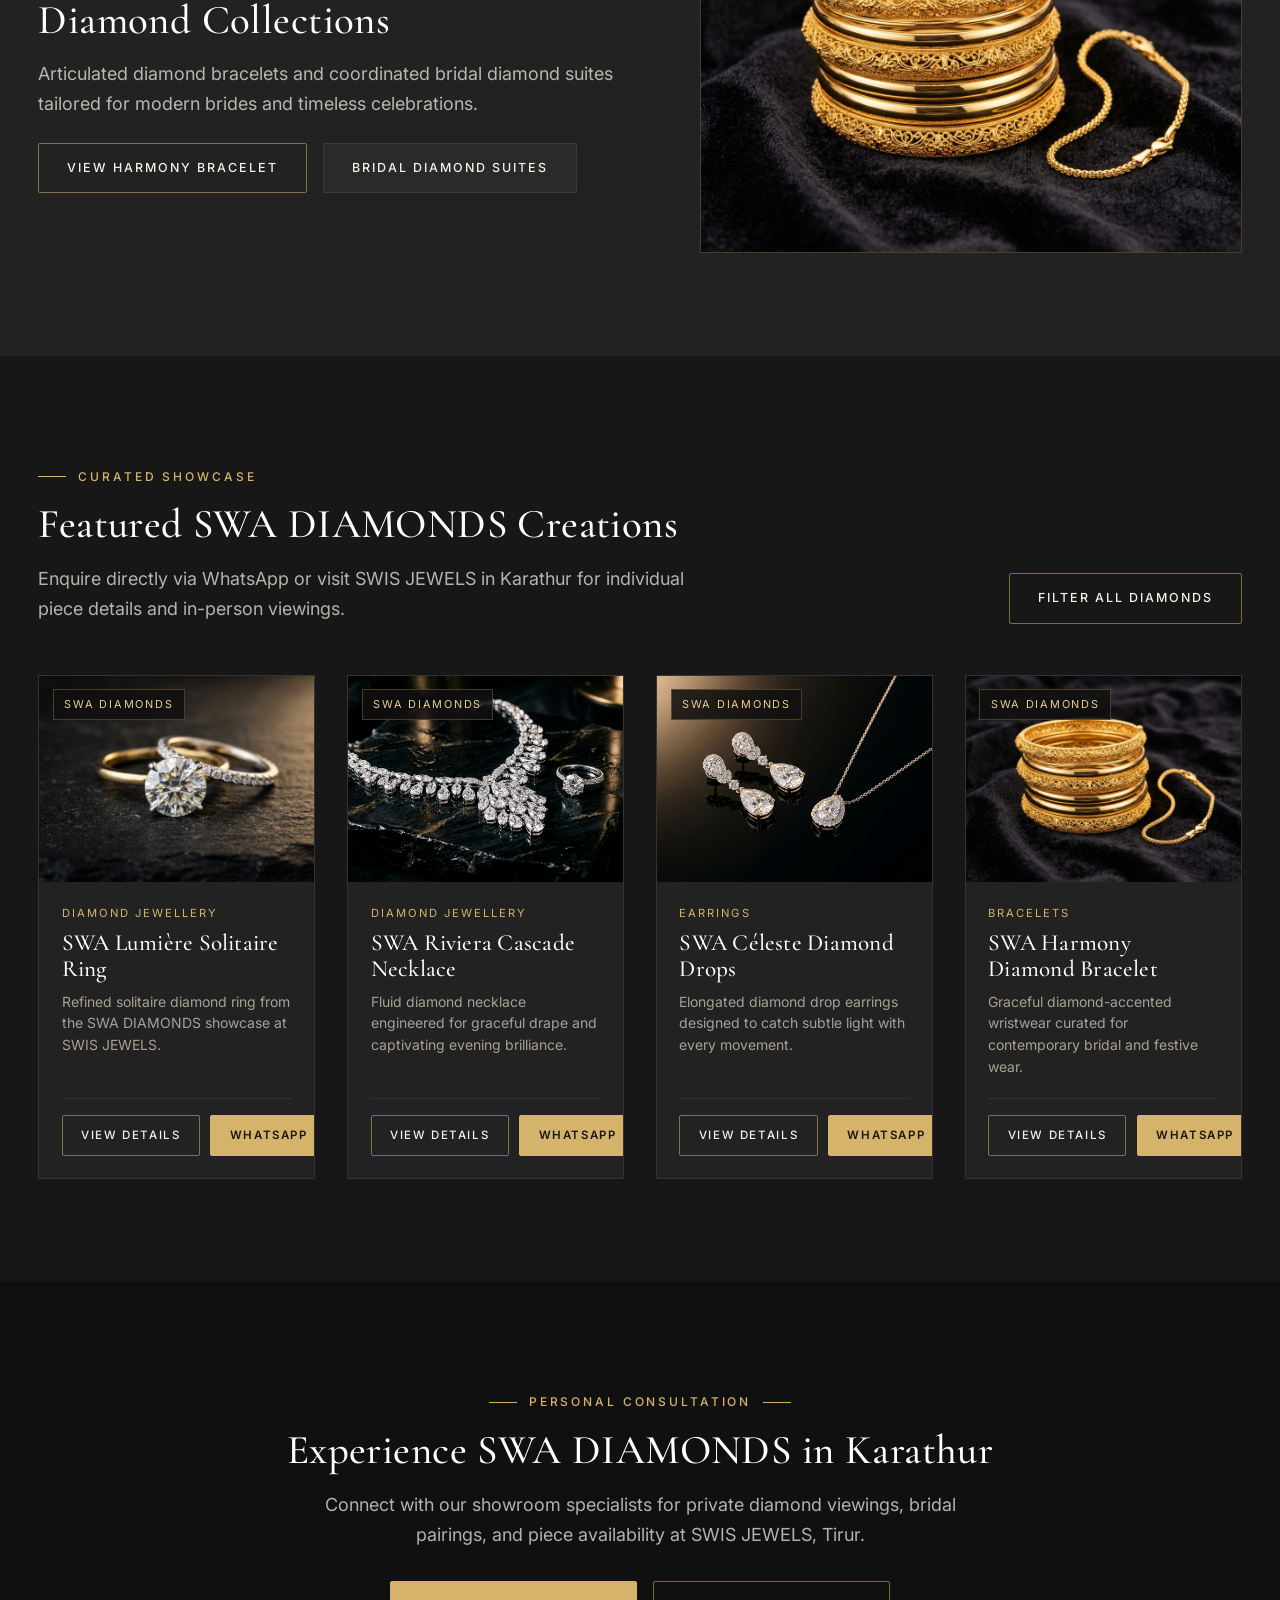
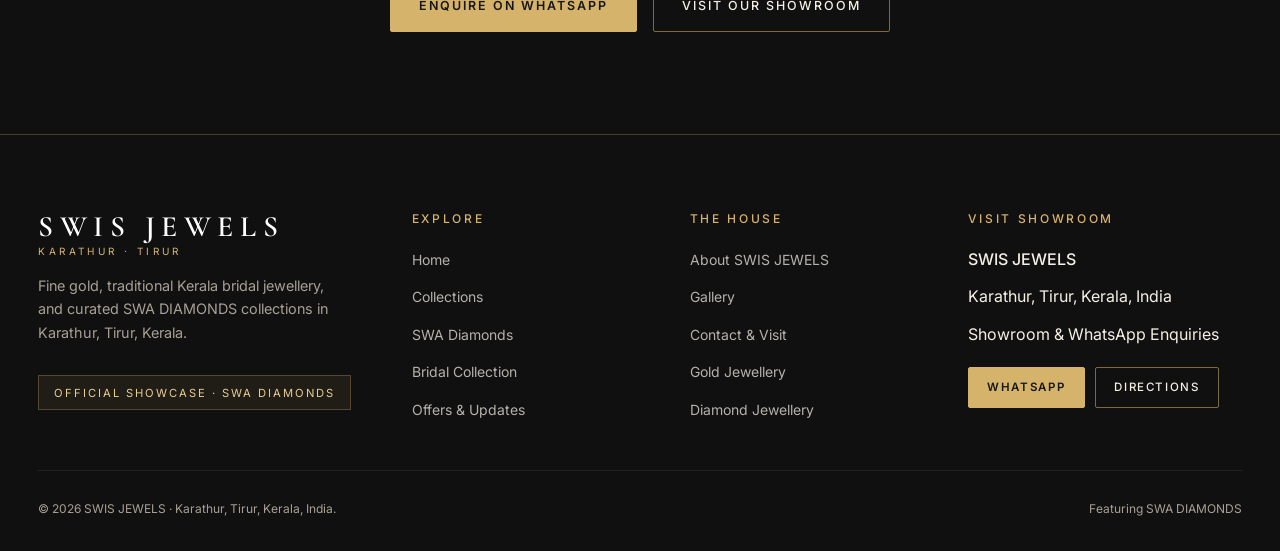
<file: swa-diamonds.html>
<!DOCTYPE html>
<html lang="en">
<head>
  <meta charset="UTF-8">
  <meta name="viewport" content="width=device-width, initial-scale=1.0">
  <title>SWA DIAMONDS Showcase | SWIS JEWELS – Karathur, Tirur, Kerala</title>
  <meta name="description" content="Explore SWA DIAMONDS at SWIS JEWELS, Karathur, Tirur. Discover diamond rings, necklaces, earrings, bracelets, and bridal diamond collections.">
  <link rel="preconnect" href="https://fonts.googleapis.com">
  <link rel="preconnect" href="https://fonts.gstatic.com" crossorigin>
  <link href="https://fonts.googleapis.com/css2?family=Cormorant+Garamond:ital,wght@0,400;0,500;0,600;1,400&family=Inter:wght@300;400;500;600&display=swap" rel="stylesheet">
  <link rel="stylesheet" href="css/tokens.css">
  <link rel="stylesheet" href="css/base.css">
  <link rel="stylesheet" href="css/components.css">
  <link rel="stylesheet" href="css/pages.css">
</head>
<body>
  <div id="site-header-mount"></div>

  <main id="main-content">
    <!-- 1. SWA DIAMONDS Hero Banner -->
    <section class="hero hero--compact" aria-label="SWA DIAMONDS Campaign">
      <div class="hero__media">
        <img src="assets/images/swa-diamond-campaign.jpg" alt="SWA DIAMONDS diamond necklace and solitaire ring on dark obsidian" fetchpriority="high">
      </div>
      <div class="hero__scrim" aria-hidden="true"></div>
      <div class="container hero__content">
        <span class="eyebrow">Official Showcase at SWIS JEWELS</span>
        <h1 class="hero__title">SWA DIAMONDS</h1>
        <p class="hero__subtitle">
          A dedicated campaign of light, proportion, and modern brilliance — officially presented at SWIS JEWELS in Karathur, Tirur.
        </p>
        <div class="hero__actions">
          <a href="#swa-featured" class="btn btn--gold">Explore Featured Diamonds</a>
          <a href="#" data-wa-link data-wa-message="Hello SWIS JEWELS, I would like to enquire about SWA DIAMONDS." target="_blank" rel="noopener noreferrer" class="btn btn--outline">Enquire on WhatsApp</a>
        </div>
      </div>
    </section>

    <!-- 2. Introduction to SWA DIAMONDS -->
    <section class="section section--obsidian" aria-labelledby="swa-intro-heading">
      <div class="container container--narrow" style="text-align:center;" data-reveal>
        <span class="eyebrow eyebrow--center">The Diamond Experience</span>
        <div class="swa-monogram">SWA DIAMONDS · SWIS JEWELS</div>
        <h2 class="section-title" id="swa-intro-heading">Refined Brilliance for Defining Moments</h2>
        <p class="section-lead" style="margin-inline:auto;">
          At SWIS JEWELS, SWA DIAMONDS occupies a dedicated spotlight — bringing contemporary diamond rings, fluid necklaces, sculptural earrings, and bridal diamond suites to Tirur with attentive personal guidance.
        </p>
      </div>
    </section>

    <!-- 3 & 4. Diamond Rings & Diamond Necklaces -->
    <section class="section" aria-labelledby="swa-rings-heading">
      <div class="container editorial-split">
        <div class="editorial-frame" data-reveal>
          <img src="assets/images/diamond-ring-solitaire.jpg" alt="SWA DIAMONDS solitaire diamond ring and eternity band on dark slate" loading="lazy" decoding="async">
        </div>
        <div data-reveal>
          <span class="eyebrow">01 · SWA DIAMONDS</span>
          <h2 class="section-title" id="swa-rings-heading">Diamond Rings</h2>
          <p class="section-lead" style="margin-bottom:1.5rem;">
            From classic solitaire engagements to sleek stackable bands, explore diamond rings balanced for everyday comfort and luminous presence.
          </p>
          <a href="product.html?id=lumiere-swa-solitaire-ring" class="btn btn--outline">View Solitaire Ring</a>
        </div>
      </div>
    </section>

    <section class="section section--secondary" aria-labelledby="swa-necklaces-heading">
      <div class="container editorial-split editorial-split--reverse">
        <div class="editorial-frame" data-reveal>
          <img src="assets/images/swa-diamond-campaign.jpg" alt="SWA DIAMONDS cascading diamond necklace" loading="lazy" decoding="async">
        </div>
        <div data-reveal>
          <span class="eyebrow">02 · SWA DIAMONDS</span>
          <h2 class="section-title" id="swa-necklaces-heading">Diamond Necklaces</h2>
          <p class="section-lead" style="margin-bottom:1.5rem;">
            Fluid collars and luminous statement necklaces engineered to drape gracefully across reception evenings and milestone family occasions.
          </p>
          <a href="product.html?id=swa-riviera-diamond-necklace" class="btn btn--outline">View Riviera Necklace</a>
        </div>
      </div>
    </section>

    <!-- 5 & 6. Diamond Earrings & Diamond Bracelets -->
    <section class="section" aria-labelledby="swa-earrings-heading">
      <div class="container editorial-split">
        <div class="editorial-frame" data-reveal>
          <img src="assets/images/diamond-earrings-pendant.jpg" alt="SWA DIAMONDS pear-cut diamond drop earrings and pendant" loading="lazy" decoding="async">
        </div>
        <div data-reveal>
          <span class="eyebrow">03 · SWA DIAMONDS</span>
          <h2 class="section-title" id="swa-earrings-heading">Diamond Earrings</h2>
          <p class="section-lead" style="margin-bottom:1.5rem;">
            Delicate everyday diamond studs alongside dramatic drop silhouettes designed to frame the face with crisp elegance.
          </p>
          <a href="product.html?id=swa-celeste-drop-earrings" class="btn btn--outline">View Céleste Drops</a>
        </div>
      </div>
    </section>

    <section class="section section--secondary" aria-labelledby="swa-bracelets-heading">
      <div class="container editorial-split editorial-split--reverse">
        <div class="editorial-frame" data-reveal>
          <img src="assets/images/gold-bangles-bracelets.jpg" alt="SWA DIAMONDS diamond bracelet and sculpted wristwear" loading="lazy" decoding="async">
        </div>
        <div data-reveal>
          <span class="eyebrow">04 · SWA DIAMONDS</span>
          <h2 class="section-title" id="swa-bracelets-heading">Diamond Bracelets &amp; Bridal Diamond Collections</h2>
          <p class="section-lead" style="margin-bottom:1.5rem;">
            Articulated diamond bracelets and coordinated bridal diamond suites tailored for modern brides and timeless celebrations.
          </p>
          <div style="display:flex;flex-wrap:wrap;gap:1rem;">
            <a href="product.html?id=swa-eternity-diamond-bracelet" class="btn btn--outline">View Harmony Bracelet</a>
            <a href="bridal.html" class="btn btn--ghost">Bridal Diamond Suites</a>
          </div>
        </div>
      </div>
    </section>

    <!-- 8. Featured SWA DIAMONDS Products -->
    <section class="section" id="swa-featured" aria-labelledby="swa-products-heading">
      <div class="container">
        <div class="section-header" data-reveal>
          <div>
            <span class="eyebrow">Curated Showcase</span>
            <h2 class="section-title" id="swa-products-heading">Featured SWA DIAMONDS Creations</h2>
            <p class="section-lead">Enquire directly via WhatsApp or visit SWIS JEWELS in Karathur for individual piece details and in-person viewings.</p>
          </div>
          <a href="collections.html?category=diamond-jewellery" class="btn btn--outline">Filter All Diamonds</a>
        </div>
        <div class="card-grid card-grid--4" id="swa-featured-products"></div>
      </div>
    </section>

    <!-- 9. Enquiry CTA -->
    <section class="section section--obsidian" aria-labelledby="swa-cta-heading">
      <div class="container container--narrow" style="text-align:center;" data-reveal>
        <span class="eyebrow eyebrow--center">Personal Consultation</span>
        <h2 class="section-title" id="swa-cta-heading">Experience SWA DIAMONDS in Karathur</h2>
        <p class="section-lead" style="margin:0 auto 2rem;">
          Connect with our showroom specialists for private diamond viewings, bridal pairings, and piece availability at SWIS JEWELS, Tirur.
        </p>
        <div style="display:flex;flex-wrap:wrap;gap:1rem;justify-content:center;">
          <a href="#" data-wa-link data-wa-message="Hello SWIS JEWELS, I would like to schedule a private SWA DIAMONDS viewing." target="_blank" rel="noopener noreferrer" class="btn btn--gold">Enquire on WhatsApp</a>
          <a href="contact.html" class="btn btn--outline">Visit Our Showroom</a>
        </div>
      </div>
    </section>
  </main>

  <div id="site-footer-mount"></div>

  <script src="js/data/site-config.js"></script>
  <script src="js/data/categories.js"></script>
  <script src="js/data/products.js"></script>
  <script src="js/utils.js"></script>
  <script src="js/components/layout.js"></script>
  <script src="js/components/cards.js"></script>
  <script src="js/pages/swa-diamonds.js"></script>
</body>
</html>
</file>
<file: css/tokens.css>
/* ==========================================================================
   SWIS JEWELS — Design Tokens
   Exact luxury palette, typography scale, spacing, and motion timings.
   ========================================================================== */

:root {
  /* Core Brand Palette */
  --bg-primary: #171717;
  --bg-secondary: #222222;
  --bg-elevated: #282828;
  --bg-obsidian: #101010;

  --gold-champagne: #D6B36A;
  --gold-light: #E8CD91;
  --gold-subtle: rgba(214, 179, 106, 0.16);
  --gold-border: rgba(214, 179, 106, 0.28);
  --gold-border-strong: rgba(214, 179, 106, 0.55);

  --ivory: #F5F0E6;
  --white: #FFFFFF;
  --text-muted: #A8A095;
  --text-dim: rgba(245, 240, 230, 0.72);
  --border-subtle: rgba(255, 255, 255, 0.08);

  /* Typography */
  --font-display: 'Cormorant Garamond', Georgia, 'Times New Roman', serif;
  --font-sans: 'Inter', -apple-system, BlinkMacSystemFont, 'Segoe UI', Roboto, sans-serif;

  /* Fluid Type Scale */
  --text-xs: 0.75rem;
  --text-sm: 0.875rem;
  --text-base: 1rem;
  --text-lg: 1.125rem;
  --text-xl: 1.35rem;
  --text-2xl: clamp(1.5rem, 2.4vw, 2rem);
  --text-3xl: clamp(2rem, 3.2vw, 2.75rem);
  --text-4xl: clamp(2.5rem, 4.5vw, 3.75rem);
  --text-hero: clamp(2.75rem, 5.8vw, 4.85rem);

  /* Spacing & Layout */
  --container-max: 1320px;
  --container-narrow: 960px;
  --gutter: clamp(1.25rem, 3vw, 2.5rem);
  --section-y: clamp(4.5rem, 8vw, 7.5rem);
  --header-h: 82px;

  /* Radii & Shadows */
  --radius-none: 0px;
  --radius-sm: 2px;
  --radius-md: 4px;
  --shadow-editorial: 0 24px 60px rgba(0, 0, 0, 0.55);
  --shadow-card: 0 14px 36px rgba(0, 0, 0, 0.4);

  /* Motion */
  --ease-luxury: cubic-bezier(0.22, 1, 0.36, 1);
  --dur-fast: 240ms;
  --dur-base: 420ms;
  --dur-slow: 750ms;
}
</file>
<file: css/base.css>
/* ==========================================================================
   SWIS JEWELS — Base Styles, Typography & Utilities
   ========================================================================== */

*,
*::before,
*::after {
  box-sizing: border-box;
}

html {
  scroll-behavior: smooth;
  background-color: var(--bg-primary);
  color: var(--ivory);
  font-size: 16px;
  -webkit-font-smoothing: antialiased;
  -moz-osx-font-smoothing: grayscale;
}

body {
  margin: 0;
  font-family: var(--font-sans);
  font-weight: 400;
  line-height: 1.65;
  background-color: var(--bg-primary);
  color: var(--ivory);
  overflow-x: hidden;
  min-height: 100vh;
  display: flex;
  flex-direction: column;
}

main {
  flex: 1 0 auto;
}

img {
  display: block;
  max-width: 100%;
  height: auto;
}

a {
  color: inherit;
  text-decoration: none;
  transition: color var(--dur-fast) var(--ease-luxury),
              border-color var(--dur-fast) var(--ease-luxury),
              background-color var(--dur-fast) var(--ease-luxury);
}

button,
input,
select,
textarea {
  font: inherit;
  color: inherit;
}

button {
  background: none;
  border: none;
  cursor: pointer;
}

:focus-visible {
  outline: 2px solid var(--gold-champagne);
  outline-offset: 3px;
}

.sr-only {
  position: absolute;
  width: 1px;
  height: 1px;
  padding: 0;
  margin: -1px;
  overflow: hidden;
  clip: rect(0, 0, 0, 0);
  white-space: nowrap;
  border: 0;
}

/* Skip Link */
.skip-link {
  position: fixed;
  top: -100px;
  left: 1rem;
  z-index: 2000;
  background: var(--gold-champagne);
  color: var(--bg-primary);
  padding: 0.75rem 1.25rem;
  font-weight: 600;
  font-size: var(--text-sm);
  letter-spacing: 0.04em;
  transition: top var(--dur-fast) ease;
}

.skip-link:focus {
  top: 1rem;
}

/* Container & Layout */
.container {
  width: 100%;
  max-width: var(--container-max);
  margin-inline: auto;
  padding-inline: var(--gutter);
}

.container--narrow {
  max-width: var(--container-narrow);
}

.section {
  padding-block: var(--section-y);
  position: relative;
}

.section--secondary {
  background-color: var(--bg-secondary);
}

.section--obsidian {
  background-color: var(--bg-obsidian);
}

/* Editorial Typography */
h1, h2, h3, h4,
.font-display {
  font-family: var(--font-display);
  font-weight: 500;
  line-height: 1.12;
  letter-spacing: 0.01em;
  color: var(--white);
  margin: 0;
}

.eyebrow {
  display: inline-flex;
  align-items: center;
  gap: 0.75rem;
  font-family: var(--font-sans);
  font-size: var(--text-xs);
  font-weight: 500;
  letter-spacing: 0.24em;
  text-transform: uppercase;
  color: var(--gold-champagne);
  margin-bottom: 1rem;
}

.eyebrow::before {
  content: "";
  width: 28px;
  height: 1px;
  background-color: var(--gold-champagne);
  display: inline-block;
}

.eyebrow--center {
  justify-content: center;
}

.eyebrow--center::after {
  content: "";
  width: 28px;
  height: 1px;
  background-color: var(--gold-champagne);
  display: inline-block;
}

.section-title {
  font-size: var(--text-3xl);
  color: var(--white);
  margin-bottom: 1rem;
}

.section-lead {
  font-size: var(--text-lg);
  color: var(--text-dim);
  max-width: 62ch;
  margin: 0;
}

.text-muted {
  color: var(--text-muted);
}

.text-gold {
  color: var(--gold-champagne);
}

.section-header {
  display: flex;
  flex-wrap: wrap;
  align-items: flex-end;
  justify-content: space-between;
  gap: 1.5rem 2rem;
  margin-bottom: clamp(2.25rem, 4vw, 3.5rem);
}

.section-header--center {
  flex-direction: column;
  align-items: center;
  text-align: center;
}

.section-header--center .section-lead {
  margin-inline: auto;
}

/* Subtle Reveal Animation */
[data-reveal] {
  opacity: 0;
  transform: translateY(20px);
  transition: opacity var(--dur-slow) var(--ease-luxury),
              transform var(--dur-slow) var(--ease-luxury);
}

[data-reveal].is-visible {
  opacity: 1;
  transform: translateY(0);
}

@media (prefers-reduced-motion: reduce) {
  html {
    scroll-behavior: auto;
  }
  [data-reveal] {
    opacity: 1;
    transform: none;
    transition: none;
  }
}

/* ==========================================================================
   Full Mobile Phone Touch & Tap Interactions
   ========================================================================== */

html, body {
  -webkit-tap-highlight-color: transparent;
  touch-action: manipulation;
}

button, a, input, select, textarea, label {
  touch-action: manipulation;
  -webkit-tap-highlight-color: transparent;
}

/* Tactile touch feedback without sticky desktop hovers */
@media (hover: none) and (pointer: coarse) {
  a:active,
  button:active,
  .btn:active {
    transform: scale(0.97);
    opacity: 0.9;
  }

  .category-card:active,
  .product-card:active,
  .gallery-item:active {
    transform: scale(0.985);
  }
}

/* Prevent auto-zooming on mobile iOS Safari & Android when tapping inputs */
@media (max-width: 768px) {
  input, select, textarea {
    font-size: 16px !important;
  }
}
</file>
<file: css/pages.css>
/* ==========================================================================
   SWIS JEWELS — Page-Specific & Editorial Layout Styles
   ========================================================================== */

/* ---------- Full-Screen & Editorial Hero ---------- */
.hero {
  position: relative;
  min-height: 100svh;
  display: flex;
  align-items: flex-end;
  padding-top: calc(var(--header-h) + 3rem);
  padding-bottom: clamp(4rem, 9vh, 6.5rem);
  overflow: hidden;
  background: var(--bg-obsidian);
}

.hero--compact {
  min-height: 62svh;
  padding-bottom: clamp(3rem, 6vh, 4.5rem);
}

.hero__media {
  position: absolute;
  inset: 0;
  z-index: 0;
}

.hero__media img {
  width: 100%;
  height: 100%;
  object-fit: cover;
  object-position: center;
  transform: scale(1.03);
}

.hero__scrim {
  position: absolute;
  inset: 0;
  z-index: 1;
  background:
    linear-gradient(90deg, rgba(16, 16, 16, 0.92) 0%, rgba(16, 16, 16, 0.65) 52%, rgba(16, 16, 16, 0.35) 100%),
    linear-gradient(180deg, rgba(16, 16, 16, 0.45) 0%, rgba(23, 23, 23, 0.25) 45%, rgba(23, 23, 23, 0.95) 100%);
}

.hero__content {
  position: relative;
  z-index: 2;
  max-width: 720px;
}

.hero__title {
  font-size: var(--text-hero);
  font-weight: 500;
  color: var(--white);
  margin-bottom: 1.25rem;
}

.hero__subtitle {
  font-size: clamp(1.05rem, 1.4vw, 1.22rem);
  color: var(--ivory);
  opacity: 0.9;
  max-width: 54ch;
  margin: 0 0 2.25rem;
}

.hero__actions {
  display: flex;
  flex-wrap: wrap;
  gap: 1rem;
}

/* Page Sub-Hero (Collections, About, Gallery, Offers, Contact) */
.page-banner {
  padding-top: calc(var(--header-h) + clamp(3rem, 6vw, 4.5rem));
  padding-bottom: clamp(2.5rem, 5vw, 3.75rem);
  background:
    radial-gradient(circle at 80% 20%, rgba(214, 179, 106, 0.1), transparent 52%),
    var(--bg-obsidian);
  border-bottom: 1px solid var(--border-subtle);
}

.page-banner__title {
  font-size: var(--text-4xl);
  margin-bottom: 0.85rem;
}

.page-banner__lead {
  font-size: var(--text-lg);
  color: var(--text-dim);
  max-width: 60ch;
  margin: 0;
}

.breadcrumbs {
  display: flex;
  flex-wrap: wrap;
  align-items: center;
  gap: 0.5rem;
  font-size: var(--text-xs);
  letter-spacing: 0.14em;
  text-transform: uppercase;
  color: var(--text-muted);
  margin-bottom: 1.25rem;
}

.breadcrumbs a:hover {
  color: var(--gold-light);
}

/* ---------- Split Editorial Feature ---------- */
.editorial-split {
  display: grid;
  gap: clamp(2rem, 5vw, 4.5rem);
  align-items: center;
}

@media (min-width: 900px) {
  .editorial-split {
    grid-template-columns: 1.05fr 0.95fr;
  }
  .editorial-split--reverse > :first-child {
    order: 2;
  }
}

.editorial-frame {
  position: relative;
  border: 1px solid var(--gold-border);
  background: var(--bg-obsidian);
  overflow: hidden;
  aspect-ratio: 4 / 3;
}

.editorial-frame img {
  width: 100%;
  height: 100%;
  object-fit: cover;
}

.editorial-frame__note {
  position: absolute;
  bottom: 0.85rem;
  left: 0.85rem;
  right: 0.85rem;
  background: rgba(16, 16, 16, 0.86);
  border: 1px solid var(--gold-border);
  padding: 0.6rem 0.85rem;
  font-size: 0.76rem;
  color: var(--ivory);
}

/* ---------- SWA DIAMONDS Showcase ---------- */
.swa-banner {
  position: relative;
  overflow: hidden;
  background: var(--bg-obsidian);
  border-block: 1px solid var(--gold-border);
}

.swa-grid {
  display: grid;
  gap: clamp(2rem, 5vw, 4rem);
  align-items: center;
}

@media (min-width: 900px) {
  .swa-grid {
    grid-template-columns: 1.15fr 0.85fr;
  }
}

.swa-monogram {
  display: inline-block;
  font-family: var(--font-display);
  font-size: clamp(1.35rem, 2.2vw, 1.75rem);
  letter-spacing: 0.34em;
  color: var(--gold-light);
  border-bottom: 1px solid var(--gold-border);
  padding-bottom: 0.4rem;
  margin-bottom: 1rem;
}

/* ---------- Pillars / Why Choose Grid ---------- */
.pillars-grid {
  display: grid;
  gap: 1.5rem;
  grid-template-columns: 1fr;
}

@media (min-width: 640px) {
  .pillars-grid {
    grid-template-columns: repeat(2, 1fr);
  }
}

@media (min-width: 1024px) {
  .pillars-grid {
    grid-template-columns: repeat(4, 1fr);
  }
}

.pillar-card {
  padding: 2rem 1.65rem;
  background: var(--bg-secondary);
  border: 1px solid var(--border-subtle);
  transition: border-color var(--dur-base) ease;
}

.pillar-card:hover {
  border-color: var(--gold-border-strong);
}

.pillar-card__index {
  font-family: var(--font-display);
  font-size: 2rem;
  color: var(--gold-champagne);
  margin-bottom: 0.9rem;
  line-height: 1;
}

.pillar-card__title {
  font-family: var(--font-display);
  font-size: 1.5rem;
  margin-bottom: 0.65rem;
}

.pillar-card__text {
  font-size: var(--text-sm);
  color: var(--text-muted);
  margin: 0;
}

/* ---------- Product Details Page ---------- */
.product-detail-layout {
  display: grid;
  gap: clamp(2rem, 4.5vw, 4rem);
  align-items: start;
}

@media (min-width: 960px) {
  .product-detail-layout {
    grid-template-columns: 1.05fr 0.95fr;
  }
}

.product-gallery__main {
  aspect-ratio: 4 / 3;
  background: var(--bg-obsidian);
  border: 1px solid var(--gold-border);
  overflow: hidden;
  cursor: zoom-in;
}

.product-gallery__main img {
  width: 100%;
  height: 100%;
  object-fit: cover;
}

.product-gallery__thumbs {
  display: grid;
  grid-template-columns: repeat(4, 1fr);
  gap: 0.75rem;
  margin-top: 0.9rem;
}

.product-thumb {
  aspect-ratio: 4 / 3;
  border: 1px solid var(--border-subtle);
  overflow: hidden;
  opacity: 0.65;
  transition: opacity var(--dur-fast) ease, border-color var(--dur-fast) ease;
}

.product-thumb.is-active,
.product-thumb:hover {
  opacity: 1;
  border-color: var(--gold-champagne);
}

.product-thumb img {
  width: 100%;
  height: 100%;
  object-fit: cover;
}

.spec-box {
  margin-block: 1.75rem;
  border: 1px solid var(--border-subtle);
  background: var(--bg-secondary);
}

.spec-row {
  display: flex;
  justify-content: space-between;
  gap: 1rem;
  padding: 0.9rem 1.25rem;
  border-bottom: 1px solid var(--border-subtle);
  font-size: var(--text-sm);
}

.spec-row:last-child {
  border-bottom: none;
}

.spec-row__label {
  color: var(--text-muted);
}

.spec-row__value {
  color: var(--ivory);
  text-align: right;
}

/* ---------- Gallery Masonry / Editorial Grid ---------- */
.gallery-grid {
  display: grid;
  gap: 1.25rem;
  grid-template-columns: 1fr;
}

@media (min-width: 640px) {
  .gallery-grid {
    grid-template-columns: repeat(2, 1fr);
  }
}

@media (min-width: 1024px) {
  .gallery-grid {
    grid-template-columns: repeat(3, 1fr);
  }
}

.gallery-item {
  position: relative;
  aspect-ratio: 4 / 3;
  overflow: hidden;
  border: 1px solid var(--border-subtle);
  background: var(--bg-obsidian);
  cursor: pointer;
}

.gallery-item img {
  width: 100%;
  height: 100%;
  object-fit: cover;
  transition: transform var(--dur-slow) var(--ease-luxury);
}

.gallery-item:hover img {
  transform: scale(1.06);
}

.gallery-item__overlay {
  position: absolute;
  inset: 0;
  background: linear-gradient(180deg, transparent 40%, rgba(16, 16, 16, 0.92) 100%);
  display: flex;
  flex-direction: column;
  justify-content: flex-end;
  padding: 1.35rem;
  opacity: 0.92;
  transition: opacity var(--dur-fast) ease;
}

.gallery-item__tag {
  font-size: 0.68rem;
  letter-spacing: 0.18em;
  text-transform: uppercase;
  color: var(--gold-champagne);
}

.gallery-item__title {
  font-family: var(--font-display);
  font-size: 1.35rem;
  color: var(--white);
  margin-top: 0.25rem;
}

/* ---------- Offers / Updates Cards ---------- */
.promo-card {
  display: grid;
  background: var(--bg-secondary);
  border: 1px solid var(--border-subtle);
  overflow: hidden;
}

@media (min-width: 820px) {
  .promo-card {
    grid-template-columns: 0.95fr 1.05fr;
  }
}

.promo-card__media {
  aspect-ratio: 4 / 3;
  background: var(--bg-obsidian);
  overflow: hidden;
}

.promo-card__media img {
  width: 100%;
  height: 100%;
  object-fit: cover;
}

.promo-card__body {
  padding: clamp(1.75rem, 3.5vw, 2.75rem);
  display: flex;
  flex-direction: column;
  justify-content: center;
}

/* ---------- Contact Page ---------- */
.contact-layout {
  display: grid;
  gap: clamp(2rem, 4vw, 3.5rem);
}

@media (min-width: 960px) {
  .contact-layout {
    grid-template-columns: 0.95fr 1.05fr;
  }
}

.contact-card {
  background: var(--bg-secondary);
  border: 1px solid var(--border-subtle);
  padding: clamp(1.5rem, 3vw, 2.5rem);
}

.contact-info-list {
  display: flex;
  flex-direction: column;
  gap: 1.25rem;
  margin-block: 1.75rem;
}

.contact-info-item {
  padding-bottom: 1.1rem;
  border-bottom: 1px solid var(--border-subtle);
}

.contact-info-item:last-child {
  border-bottom: none;
  padding-bottom: 0;
}

.contact-info-item__label {
  font-size: var(--text-xs);
  letter-spacing: 0.16em;
  text-transform: uppercase;
  color: var(--gold-champagne);
  margin-bottom: 0.3rem;
}

.contact-info-item__value {
  color: var(--ivory);
  font-size: var(--text-base);
}

.map-frame {
  border: 1px solid var(--gold-border);
  background: var(--bg-secondary);
  min-height: 340px;
  display: flex;
  flex-direction: column;
  align-items: center;
  justify-content: center;
  text-align: center;
  padding: 2rem;
}

.map-frame iframe {
  width: 100%;
  height: 380px;
  border: 0;
  display: block;
}

/* ---------- Social Grid ---------- */
.social-strip {
  display: grid;
  gap: 1rem;
  grid-template-columns: repeat(2, 1fr);
}

@media (min-width: 768px) {
  .social-strip {
    grid-template-columns: repeat(4, 1fr);
  }
}

.social-tile {
  aspect-ratio: 1 / 1;
  overflow: hidden;
  border: 1px solid var(--border-subtle);
  position: relative;
}

.social-tile img {
  width: 100%;
  height: 100%;
  object-fit: cover;
  transition: transform var(--dur-slow) var(--ease-luxury);
}

.social-tile:hover img {
  transform: scale(1.06);
}
</file>
<file: css/components.css>
/* ==========================================================================
   SWIS JEWELS — Reusable Components
   Header, Navigation, Mobile Drawer, Buttons, Cards, Footer, Lightbox, Forms
   ========================================================================== */

/* ---------- Header & Navigation ---------- */
.site-header {
  position: fixed;
  top: 0;
  left: 0;
  right: 0;
  z-index: 1000;
  height: var(--header-h);
  display: flex;
  align-items: center;
  background: rgba(23, 23, 23, 0.72);
  backdrop-filter: blur(14px);
  -webkit-backdrop-filter: blur(14px);
  border-bottom: 1px solid rgba(214, 179, 106, 0.14);
  transition: background-color var(--dur-base) var(--ease-luxury),
              border-color var(--dur-base) var(--ease-luxury),
              box-shadow var(--dur-base) var(--ease-luxury);
}

.site-header.is-scrolled {
  background: rgba(23, 23, 23, 0.94);
  border-bottom-color: rgba(214, 179, 106, 0.28);
  box-shadow: 0 10px 30px rgba(0, 0, 0, 0.45);
}

.header-inner {
  display: flex;
  align-items: center;
  justify-content: space-between;
  gap: 1.5rem;
  width: 100%;
}

/* Brand Logo Slot (Preserves exact original artwork when provided) */
.brand-logo {
  display: inline-flex;
  align-items: center;
  gap: 0.75rem;
  flex-shrink: 0;
  min-height: 44px;
}

.brand-logo__img {
  height: 42px;
  width: auto;
  max-width: 180px;
  object-fit: contain;
  display: block;
}

.brand-logo__wordmark {
  display: inline-flex;
  flex-direction: column;
  line-height: 1;
}

.brand-logo__title {
  font-family: var(--font-display);
  font-size: 1.45rem;
  font-weight: 600;
  letter-spacing: 0.22em;
  color: var(--white);
  text-transform: uppercase;
}

.brand-logo__sub {
  font-family: var(--font-sans);
  font-size: 0.625rem;
  letter-spacing: 0.34em;
  color: var(--gold-champagne);
  text-transform: uppercase;
  margin-top: 0.25rem;
}

.brand-logo--lg .brand-logo__img {
  height: 54px;
  max-width: 220px;
}

.brand-logo--lg .brand-logo__title {
  font-size: 1.85rem;
}

/* Desktop Nav */
.nav-desktop {
  display: none;
  align-items: center;
  gap: clamp(1rem, 1.8vw, 1.85rem);
}

.nav-link {
  position: relative;
  font-size: 0.8125rem;
  font-weight: 400;
  letter-spacing: 0.12em;
  text-transform: uppercase;
  color: var(--ivory);
  padding-block: 0.4rem;
  white-space: nowrap;
}

.nav-link::after {
  content: "";
  position: absolute;
  left: 0;
  bottom: 0;
  width: 100%;
  height: 1px;
  background-color: var(--gold-champagne);
  transform: scaleX(0);
  transform-origin: right;
  transition: transform var(--dur-base) var(--ease-luxury);
}

.nav-link:hover,
.nav-link.is-active {
  color: var(--gold-light);
}

.nav-link:hover::after,
.nav-link.is-active::after {
  transform: scaleX(1);
  transform-origin: left;
}

.header-actions {
  display: flex;
  align-items: center;
  gap: 0.85rem;
}

.header-cta {
  display: none;
}

@media (min-width: 1080px) {
  .nav-desktop {
    display: flex;
  }
  .header-cta {
    display: inline-flex;
  }
  .nav-toggle {
    display: none;
  }
}

/* Mobile Toggle Button */
.nav-toggle {
  display: inline-flex;
  align-items: center;
  justify-content: center;
  width: 44px;
  height: 44px;
  border: 1px solid var(--gold-border);
  color: var(--ivory);
  transition: border-color var(--dur-fast) ease, color var(--dur-fast) ease;
}

.nav-toggle:hover {
  border-color: var(--gold-champagne);
  color: var(--gold-light);
}

/* Mobile Slide-out Drawer */
.mobile-backdrop {
  position: fixed;
  inset: 0;
  background: rgba(0, 0, 0, 0.72);
  backdrop-filter: blur(4px);
  z-index: 1200;
  opacity: 0;
  visibility: hidden;
  transition: opacity var(--dur-base) var(--ease-luxury),
              visibility var(--dur-base) var(--ease-luxury);
}

.mobile-backdrop.is-open {
  opacity: 1;
  visibility: visible;
}

.mobile-drawer {
  position: fixed;
  top: 0;
  right: 0;
  bottom: 0;
  width: min(380px, 88vw);
  background: var(--bg-primary);
  border-left: 1px solid var(--gold-border);
  z-index: 1300;
  padding: 1.5rem 1.75rem 2.25rem;
  display: flex;
  flex-direction: column;
  justify-content: space-between;
  transform: translateX(100%);
  transition: transform var(--dur-base) var(--ease-luxury);
  overflow-y: auto;
}

.mobile-drawer.is-open {
  transform: translateX(0);
}

.mobile-drawer__top {
  display: flex;
  align-items: center;
  justify-content: space-between;
  padding-bottom: 1.25rem;
  border-bottom: 1px solid var(--border-subtle);
}

.mobile-drawer__close {
  width: 42px;
  height: 42px;
  display: inline-flex;
  align-items: center;
  justify-content: center;
  border: 1px solid var(--border-subtle);
  color: var(--ivory);
}

.mobile-drawer__close:hover {
  border-color: var(--gold-champagne);
  color: var(--gold-light);
}

.mobile-nav {
  display: flex;
  flex-direction: column;
  padding-block: 1.5rem;
  gap: 0.25rem;
}

.mobile-nav__link {
  display: flex;
  align-items: center;
  justify-content: space-between;
  padding: 0.9rem 0.25rem;
  border-bottom: 1px solid var(--border-subtle);
  font-family: var(--font-display);
  font-size: 1.5rem;
  color: var(--ivory);
}

.mobile-nav__link.is-active,
.mobile-nav__link:hover {
  color: var(--gold-champagne);
}

.mobile-drawer__footer {
  display: flex;
  flex-direction: column;
  gap: 1rem;
  padding-top: 1.5rem;
  border-top: 1px solid var(--border-subtle);
}

/* ---------- Buttons ---------- */
.btn {
  display: inline-flex;
  align-items: center;
  justify-content: center;
  gap: 0.6rem;
  padding: 0.875rem 1.75rem;
  font-family: var(--font-sans);
  font-size: 0.78rem;
  font-weight: 500;
  letter-spacing: 0.16em;
  text-transform: uppercase;
  border-radius: var(--radius-sm);
  border: 1px solid transparent;
  cursor: pointer;
  white-space: nowrap;
  transition: background-color var(--dur-fast) var(--ease-luxury),
              color var(--dur-fast) var(--ease-luxury),
              border-color var(--dur-fast) var(--ease-luxury),
              transform var(--dur-fast) var(--ease-luxury),
              box-shadow var(--dur-fast) var(--ease-luxury);
}

.btn--sm {
  padding: 0.625rem 1.15rem;
  font-size: 0.72rem;
  letter-spacing: 0.14em;
}

.btn--gold {
  background-color: var(--gold-champagne);
  color: var(--bg-primary);
  border-color: var(--gold-champagne);
  font-weight: 600;
}

.btn--gold:hover {
  background-color: var(--gold-light);
  border-color: var(--gold-light);
  transform: translateY(-1px);
  box-shadow: 0 10px 26px rgba(214, 179, 106, 0.22);
}

.btn--outline {
  background-color: transparent;
  color: var(--ivory);
  border-color: var(--gold-border-strong);
}

.btn--outline:hover {
  background-color: var(--gold-subtle);
  border-color: var(--gold-light);
  color: var(--gold-light);
}

.btn--ghost {
  background-color: rgba(255, 255, 255, 0.04);
  color: var(--ivory);
  border-color: var(--border-subtle);
}

.btn--ghost:hover {
  border-color: var(--gold-champagne);
  color: var(--gold-light);
}

.btn--full {
  width: 100%;
}

/* ---------- Cards ---------- */
.card-grid {
  display: grid;
  gap: clamp(1.25rem, 2.5vw, 2rem);
}

.card-grid--2 {
  grid-template-columns: repeat(1, minmax(0, 1fr));
}

.card-grid--3 {
  grid-template-columns: repeat(1, minmax(0, 1fr));
}

.card-grid--4 {
  grid-template-columns: repeat(1, minmax(0, 1fr));
}

@media (min-width: 640px) {
  .card-grid--2,
  .card-grid--3,
  .card-grid--4 {
    grid-template-columns: repeat(2, minmax(0, 1fr));
  }
}

@media (min-width: 1024px) {
  .card-grid--3 {
    grid-template-columns: repeat(3, minmax(0, 1fr));
  }
  .card-grid--4 {
    grid-template-columns: repeat(4, minmax(0, 1fr));
  }
}

/* Category Card */
.category-card {
  position: relative;
  display: flex;
  flex-direction: column;
  background: var(--bg-secondary);
  border: 1px solid var(--border-subtle);
  overflow: hidden;
  transition: border-color var(--dur-base) var(--ease-luxury),
              transform var(--dur-base) var(--ease-luxury),
              box-shadow var(--dur-base) var(--ease-luxury);
}

.category-card:hover {
  border-color: var(--gold-border-strong);
  transform: translateY(-4px);
  box-shadow: var(--shadow-card);
}

.category-card__media {
  position: relative;
  aspect-ratio: 4 / 3;
  overflow: hidden;
  background: var(--bg-obsidian);
}

.category-card__media img {
  width: 100%;
  height: 100%;
  object-fit: cover;
  transition: transform var(--dur-slow) var(--ease-luxury);
}

.category-card:hover .category-card__media img {
  transform: scale(1.06);
}

.category-card__body {
  padding: 1.35rem 1.4rem 1.5rem;
  display: flex;
  align-items: center;
  justify-content: space-between;
  gap: 1rem;
  border-top: 1px solid var(--border-subtle);
}

.category-card__title {
  font-family: var(--font-display);
  font-size: 1.45rem;
  color: var(--white);
}

.category-card__meta {
  font-size: var(--text-xs);
  color: var(--text-muted);
  margin-top: 0.25rem;
  letter-spacing: 0.04em;
}

.category-card__arrow {
  font-size: 0.72rem;
  letter-spacing: 0.16em;
  text-transform: uppercase;
  color: var(--gold-champagne);
  display: inline-flex;
  align-items: center;
  gap: 0.4rem;
  flex-shrink: 0;
}

/* Product Card */
.product-card {
  display: flex;
  flex-direction: column;
  background: var(--bg-secondary);
  border: 1px solid var(--border-subtle);
  overflow: hidden;
  transition: border-color var(--dur-base) var(--ease-luxury),
              transform var(--dur-base) var(--ease-luxury),
              box-shadow var(--dur-base) var(--ease-luxury);
}

.product-card:hover {
  border-color: var(--gold-border-strong);
  transform: translateY(-4px);
  box-shadow: var(--shadow-card);
}

.product-card__media {
  position: relative;
  aspect-ratio: 4 / 3;
  overflow: hidden;
  background: var(--bg-obsidian);
  display: block;
}

.product-card__media img {
  width: 100%;
  height: 100%;
  object-fit: cover;
  transition: transform var(--dur-slow) var(--ease-luxury);
}

.product-card:hover .product-card__media img {
  transform: scale(1.05);
}

.product-card__badge {
  position: absolute;
  top: 0.85rem;
  left: 0.85rem;
  background: rgba(16, 16, 16, 0.86);
  border: 1px solid var(--gold-border);
  color: var(--gold-light);
  font-size: 0.68rem;
  letter-spacing: 0.16em;
  text-transform: uppercase;
  padding: 0.32rem 0.65rem;
}

.product-card__body {
  padding: 1.4rem;
  display: flex;
  flex-direction: column;
  flex: 1;
}

.product-card__category {
  font-size: 0.7rem;
  letter-spacing: 0.18em;
  text-transform: uppercase;
  color: var(--gold-champagne);
  margin-bottom: 0.45rem;
}

.product-card__title {
  font-family: var(--font-display);
  font-size: 1.45rem;
  color: var(--white);
  margin-bottom: 0.55rem;
}

.product-card__title a:hover {
  color: var(--gold-light);
}

.product-card__desc {
  font-size: var(--text-sm);
  color: var(--text-muted);
  margin: 0 0 1.25rem;
  line-height: 1.55;
  flex: 1;
}

.product-card__actions {
  display: grid;
  grid-template-columns: 1fr 1fr;
  gap: 0.65rem;
  padding-top: 1rem;
  border-top: 1px solid var(--border-subtle);
}

/* ---------- Filter Toolbar & Inputs ---------- */
.toolbar {
  display: flex;
  flex-direction: column;
  gap: 1.25rem;
  padding: 1.5rem;
  background: var(--bg-secondary);
  border: 1px solid var(--border-subtle);
  margin-bottom: 2.25rem;
}

.toolbar__row {
  display: flex;
  flex-wrap: wrap;
  gap: 1rem;
  align-items: center;
  justify-content: space-between;
}

.search-field {
  position: relative;
  flex: 1 1 280px;
}

.search-field input {
  width: 100%;
  background: var(--bg-primary);
  border: 1px solid var(--border-subtle);
  padding: 0.85rem 1rem 0.85rem 2.75rem;
  color: var(--ivory);
  font-size: var(--text-sm);
  border-radius: var(--radius-sm);
  transition: border-color var(--dur-fast) ease;
}

.search-field input:focus {
  outline: none;
  border-color: var(--gold-champagne);
}

.search-field__icon {
  position: absolute;
  left: 0.95rem;
  top: 50%;
  transform: translateY(-50%);
  color: var(--gold-champagne);
  pointer-events: none;
}

.select-field {
  background: var(--bg-primary);
  border: 1px solid var(--border-subtle);
  padding: 0.85rem 1.15rem;
  color: var(--ivory);
  font-size: var(--text-sm);
  border-radius: var(--radius-sm);
  min-width: 200px;
}

.select-field:focus {
  outline: none;
  border-color: var(--gold-champagne);
}

.filter-pills {
  display: flex;
  flex-wrap: wrap;
  gap: 0.55rem;
}

.filter-pill {
  padding: 0.5rem 1rem;
  font-size: 0.74rem;
  letter-spacing: 0.12em;
  text-transform: uppercase;
  border: 1px solid var(--border-subtle);
  background: var(--bg-primary);
  color: var(--text-dim);
  border-radius: var(--radius-sm);
  transition: all var(--dur-fast) ease;
}

.filter-pill:hover {
  border-color: var(--gold-border-strong);
  color: var(--gold-light);
}

.filter-pill.is-active {
  background: var(--gold-champagne);
  border-color: var(--gold-champagne);
  color: var(--bg-primary);
  font-weight: 600;
}

/* ---------- Forms ---------- */
.form-grid {
  display: grid;
  gap: 1.25rem;
}

@media (min-width: 640px) {
  .form-grid--2 {
    grid-template-columns: 1fr 1fr;
  }
}

.form-field {
  display: flex;
  flex-direction: column;
  gap: 0.45rem;
}

.form-field label {
  font-size: var(--text-xs);
  letter-spacing: 0.14em;
  text-transform: uppercase;
  color: var(--gold-light);
}

.form-field input,
.form-field select,
.form-field textarea {
  width: 100%;
  background: var(--bg-primary);
  border: 1px solid var(--border-subtle);
  padding: 0.9rem 1rem;
  color: var(--white);
  font-size: var(--text-sm);
  border-radius: var(--radius-sm);
  transition: border-color var(--dur-fast) ease;
}

.form-field input:focus,
.form-field select:focus,
.form-field textarea:focus {
  outline: none;
  border-color: var(--gold-champagne);
}

.form-field input[aria-invalid="true"],
.form-field textarea[aria-invalid="true"] {
  border-color: #e57373;
}

.form-error {
  font-size: 0.78rem;
  color: #ef9a9a;
  min-height: 1.1em;
}

.form-status {
  padding: 1rem 1.25rem;
  border-radius: var(--radius-sm);
  font-size: var(--text-sm);
  display: none;
}

.form-status.is-success {
  display: block;
  background: rgba(214, 179, 106, 0.14);
  border: 1px solid var(--gold-champagne);
  color: var(--ivory);
}

.form-status.is-error {
  display: block;
  background: rgba(229, 115, 115, 0.12);
  border: 1px solid #e57373;
  color: #ffcdd2;
}

/* ---------- States (Loading, Empty, Error) ---------- */
.state-panel {
  padding: 3.5rem 2rem;
  text-align: center;
  background: var(--bg-secondary);
  border: 1px solid var(--border-subtle);
}

.state-panel h3 {
  font-size: 1.75rem;
  margin-bottom: 0.65rem;
}

.state-panel p {
  color: var(--text-muted);
  max-width: 48ch;
  margin: 0 auto 1.5rem;
}

.skeleton-card {
  background: var(--bg-secondary);
  border: 1px solid var(--border-subtle);
  height: 360px;
  position: relative;
  overflow: hidden;
}

.skeleton-card::after {
  content: "";
  position: absolute;
  inset: 0;
  background: linear-gradient(90deg, transparent, rgba(255, 255, 255, 0.04), transparent);
  transform: translateX(-100%);
  animation: shimmer 1.4s infinite;
}

@keyframes shimmer {
  100% {
    transform: translateX(100%);
  }
}

/* ---------- Lightbox ---------- */
.lightbox {
  position: fixed;
  inset: 0;
  z-index: 1500;
  background: rgba(10, 10, 10, 0.94);
  backdrop-filter: blur(8px);
  display: flex;
  align-items: center;
  justify-content: center;
  padding: clamp(1rem, 3vw, 2.5rem);
  opacity: 0;
  visibility: hidden;
  transition: opacity var(--dur-base) ease, visibility var(--dur-base) ease;
}

.lightbox.is-open {
  opacity: 1;
  visibility: visible;
}

.lightbox__dialog {
  position: relative;
  max-width: 1080px;
  width: 100%;
  display: flex;
  flex-direction: column;
  align-items: center;
  gap: 1rem;
}

.lightbox__media {
  max-height: 76vh;
  width: auto;
  max-width: 100%;
  border: 1px solid var(--gold-border);
  box-shadow: var(--shadow-editorial);
}

.lightbox__caption {
  text-align: center;
}

.lightbox__title {
  font-family: var(--font-display);
  font-size: 1.5rem;
  color: var(--white);
}

.lightbox__sub {
  font-size: var(--text-sm);
  color: var(--text-muted);
  margin-top: 0.2rem;
}

.lightbox__close,
.lightbox__nav {
  position: fixed;
  width: 46px;
  height: 46px;
  display: inline-flex;
  align-items: center;
  justify-content: center;
  background: rgba(23, 23, 23, 0.85);
  border: 1px solid var(--gold-border);
  color: var(--ivory);
  transition: border-color var(--dur-fast) ease, color var(--dur-fast) ease;
}

.lightbox__close:hover,
.lightbox__nav:hover {
  border-color: var(--gold-champagne);
  color: var(--gold-light);
}

.lightbox__close {
  top: 1.25rem;
  right: 1.25rem;
}

.lightbox__nav--prev {
  left: 1.25rem;
  top: 50%;
  transform: translateY(-50%);
}

.lightbox__nav--next {
  right: 1.25rem;
  top: 50%;
  transform: translateY(-50%);
}

/* ---------- Footer ---------- */
.site-footer {
  background: var(--bg-obsidian);
  border-top: 1px solid var(--gold-border);
  padding-top: clamp(3.5rem, 6vw, 5rem);
  padding-bottom: 2rem;
}

.footer-grid {
  display: grid;
  gap: 2.5rem;
  grid-template-columns: 1fr;
  padding-bottom: 3rem;
  border-bottom: 1px solid var(--border-subtle);
}

@media (min-width: 640px) {
  .footer-grid {
    grid-template-columns: repeat(2, minmax(0, 1fr));
  }
}

@media (min-width: 1024px) {
  .footer-grid {
    grid-template-columns: 1.4fr 1fr 1fr 1.15fr;
  }
}

.footer-heading {
  font-family: var(--font-sans);
  font-size: var(--text-xs);
  letter-spacing: 0.22em;
  text-transform: uppercase;
  color: var(--gold-champagne);
  margin-bottom: 1.25rem;
}

.footer-links {
  list-style: none;
  margin: 0;
  padding: 0;
  display: flex;
  flex-direction: column;
  gap: 0.7rem;
}

.footer-links a {
  font-size: var(--text-sm);
  color: var(--text-dim);
}

.footer-links a:hover {
  color: var(--gold-light);
}

.footer-bottom {
  padding-top: 1.75rem;
  display: flex;
  flex-wrap: wrap;
  align-items: center;
  justify-content: space-between;
  gap: 1rem;
  font-size: var(--text-xs);
  color: var(--text-muted);
}

.swa-pill {
  display: inline-flex;
  align-items: center;
  gap: 0.5rem;
  padding: 0.45rem 0.9rem;
  border: 1px solid var(--gold-border);
  background: rgba(214, 179, 106, 0.08);
  color: var(--gold-light);
  font-size: 0.7rem;
  letter-spacing: 0.18em;
  text-transform: uppercase;
  margin-top: 1rem;
}

/* ---------- Mobile Phone Touch Ergonomics & Floating Quick Actions ---------- */
.mobile-touch-wa {
  display: none;
}

@media (max-width: 768px) {
  /* Ergonomic Touch Targets */
  .nav-toggle,
  .mobile-drawer__close {
    min-width: 48px;
    min-height: 48px;
  }

  .mobile-nav__link {
    min-height: 52px;
    padding-block: 1rem;
    font-size: 1.6rem;
  }

  /* Smooth swipeable horizontal category filter pills */
  .filter-pills {
    flex-wrap: nowrap;
    overflow-x: auto;
    -webkit-overflow-scrolling: touch;
    scroll-padding: 1rem;
    padding-bottom: 0.5rem;
    margin-inline: -0.5rem;
    padding-inline: 0.5rem;
    scrollbar-width: none;
  }

  .filter-pills::-webkit-scrollbar {
    display: none;
  }

  .filter-pill {
    flex-shrink: 0;
    white-space: nowrap;
    min-height: 44px;
    padding: 0.65rem 1.15rem;
    display: inline-flex;
    align-items: center;
  }

  /* Touch-friendly Lightbox buttons */
  .lightbox__close,
  .lightbox__nav {
    width: 50px;
    height: 50px;
  }

  .lightbox__close {
    top: 0.85rem;
    right: 0.85rem;
  }

  .lightbox__nav--prev {
    left: 0.5rem;
  }

  .lightbox__nav--next {
    right: 0.5rem;
  }

  /* Floating Luxury WhatsApp Touch Action */
  .mobile-touch-wa {
    position: fixed;
    right: 1.15rem;
    bottom: 1.25rem;
    z-index: 999;
    display: inline-flex;
    align-items: center;
    gap: 0.5rem;
    background: var(--gold-champagne);
    color: var(--bg-primary);
    padding: 0.75rem 1.15rem;
    border-radius: 999px;
    font-family: var(--font-sans);
    font-size: 0.78rem;
    font-weight: 600;
    letter-spacing: 0.1em;
    text-transform: uppercase;
    box-shadow: 0 10px 28px rgba(0, 0, 0, 0.65), 0 0 16px rgba(214, 179, 106, 0.35);
    border: 1px solid var(--gold-light);
    touch-action: manipulation;
    transition: transform 0.18s ease, background-color 0.18s ease;
  }

  .mobile-touch-wa:active {
    transform: scale(0.94);
    background: var(--gold-light);
  }

  .mobile-touch-wa svg {
    flex-shrink: 0;
  }
}
</file>
